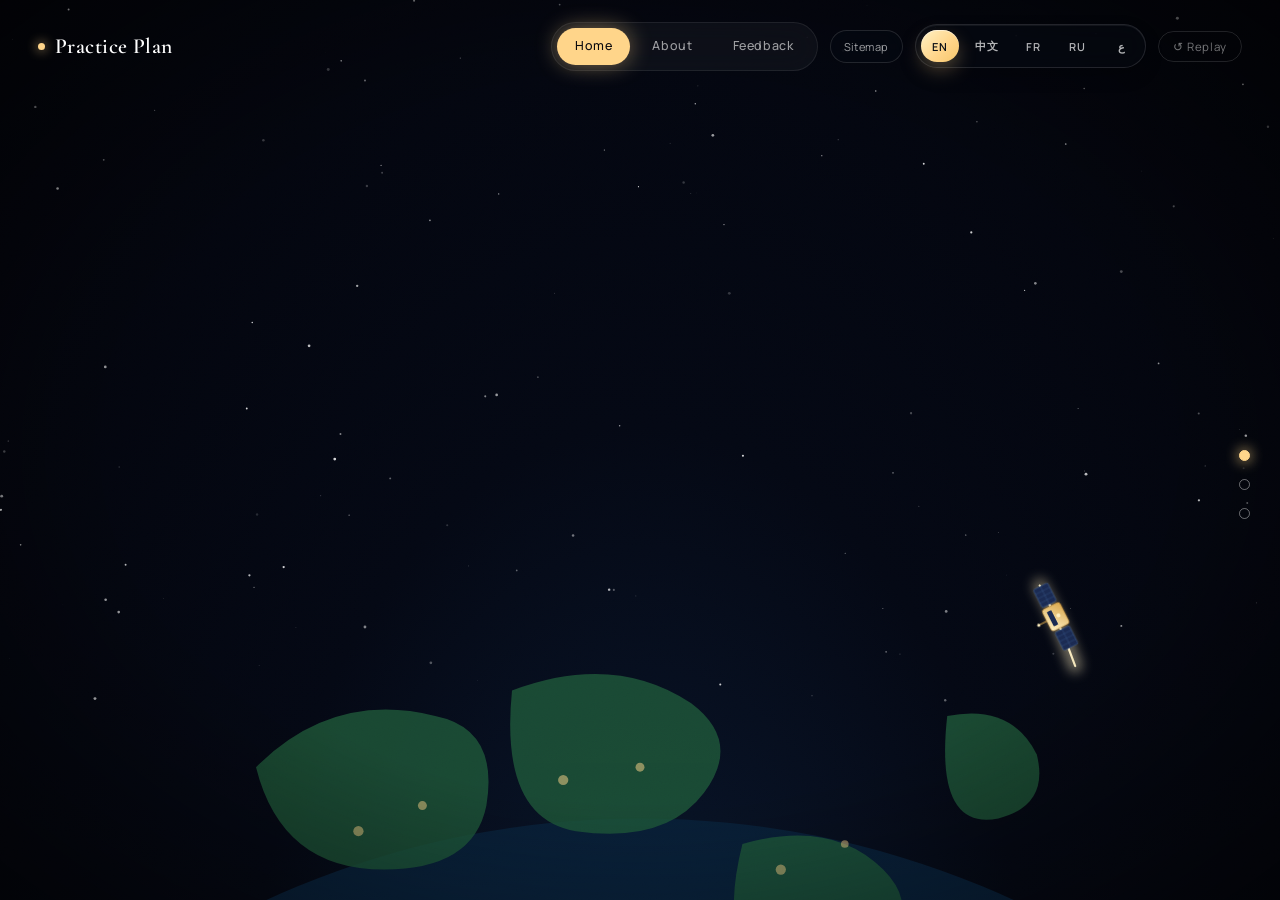
<file: index.html>
<!DOCTYPE html>
<html lang="en" dir="ltr">
<head>
<meta charset="UTF-8">
<meta name="viewport" content="width=device-width, initial-scale=1.0">
<title>Practice Plan</title>
<link rel="preconnect" href="https://fonts.googleapis.com">
<link rel="preconnect" href="https://fonts.gstatic.com" crossorigin>
<link href="https://fonts.googleapis.com/css2?family=Cormorant+Garamond:ital,wght@0,300;0,500;0,600;0,700;1,400&family=Manrope:wght@300;400;500;600;700&family=Noto+Serif+SC:wght@600;900&display=swap" rel="stylesheet">
<link rel="stylesheet" href="css/style.css">
</head>
<body>

<!-- Boot blur overlay: blurs the whole interface until i18n text is applied.
     Blocks all clicks while visible. Removed by JS the instant text
     replacement completes (or immediately if no translation loads). -->
<div class="boot-overlay" id="bootOverlay" aria-hidden="true">
  <div class="boot-hint">Practice Plan</div>
</div>

<div class="stage" id="stage">

  <!-- ===================== SCENE 1 ===================== -->
  <section class="scene scene-home" data-scene="1" style="visibility:visible;opacity:1;transform:translateY(0);pointer-events:auto">
    <canvas id="starfield1"></canvas>

    <div class="earth-horizon" aria-hidden="true">
      <svg viewBox="0 0 100 60" preserveAspectRatio="xMidYMax slice">
        <defs>
          <radialGradient id="earthGrad" cx="50%" cy="100%" r="120%">
            <stop offset="0%" stop-color="#3aa0d8"/>
            <stop offset="35%" stop-color="#1e6a8e"/>
            <stop offset="70%" stop-color="#0a2a4a"/>
            <stop offset="100%" stop-color="#04101f"/>
          </radialGradient>
          <radialGradient id="atmoGrad" cx="50%" cy="100%" r="120%">
            <stop offset="48%" stop-color="rgba(95,210,255,0)"/>
            <stop offset="55%" stop-color="rgba(95,210,255,.35)"/>
            <stop offset="62%" stop-color="rgba(95,210,255,.08)"/>
            <stop offset="75%" stop-color="rgba(95,210,255,0)"/>
          </radialGradient>
          <radialGradient id="termGrad" cx="50%" cy="100%" r="120%">
            <stop offset="40%" stop-color="rgba(255,180,120,0)"/>
            <stop offset="52%" stop-color="rgba(255,180,120,.28)"/>
            <stop offset="60%" stop-color="rgba(255,180,120,0)"/>
          </radialGradient>
        </defs>
        <circle cx="50" cy="118" r="74" fill="url(#atmoGrad)"/>
        <circle cx="50" cy="118" r="70" fill="url(#earthGrad)"/>
        <g fill="#1f5a3a" opacity=".78">
          <path d="M20 44 q6 -6 14 -4 q5 1 4 7 q-1 5 -8 5 q-8 0 -10 -8 z"/>
          <path d="M40 38 q8 -3 14 1 q4 3 1 7 q-3 4 -10 3 q-6 -1 -5 -11 z"/>
          <path d="M58 50 q7 -2 11 2 q3 3 0 6 q-4 4 -9 2 q-4 -2 -2 -10 z"/>
          <path d="M74 40 q5 -1 7 3 q1 4 -3 5 q-5 1 -4 -8 z"/>
        </g>
        <circle cx="50" cy="118" r="70" fill="url(#termGrad)"/>
        <g fill="#ffd58a" opacity=".5">
          <circle cx="28" cy="49" r=".4"/><circle cx="33" cy="47" r=".35"/>
          <circle cx="44" cy="45" r=".4"/><circle cx="50" cy="44" r=".35"/>
          <circle cx="61" cy="52" r=".4"/><circle cx="66" cy="50" r=".3"/>
        </g>
      </svg>
    </div>

    <!-- satellite + trail + wordmark layer (JS-sized) -->
    <div class="sat-layer">
      <svg id="satSvg" preserveAspectRatio="none">
        <defs>
          <linearGradient id="trailGrad" x1="0" y1="0" x2="1" y2="1">
            <stop offset="0%" stop-color="rgba(255,241,196,0)"/>
            <stop offset="40%" stop-color="rgba(255,213,138,.5)"/>
            <stop offset="100%" stop-color="rgba(255,241,196,.95)"/>
          </linearGradient>
          <filter id="trailGlow" x="-20%" y="-20%" width="140%" height="140%">
            <feGaussianBlur stdDeviation="6"/>
          </filter>
          <filter id="letterGlow" x="-50%" y="-50%" width="200%" height="200%">
            <feGaussianBlur stdDeviation="2.4" result="b"/>
            <feMerge><feMergeNode in="b"/><feMergeNode in="SourceGraphic"/></feMerge>
          </filter>
          <linearGradient id="satBody" x1="0" y1="0" x2="1" y2="1">
            <stop offset="0%" stop-color="#fff1c4"/><stop offset="100%" stop-color="#d9a64a"/>
          </linearGradient>
        </defs>
        <path id="trailGlowPath" d="" fill="none" stroke="url(#trailGrad)" stroke-width="14" stroke-linecap="round" opacity=".5" filter="url(#trailGlow)" pathLength="1" stroke-dasharray="1" stroke-dashoffset="1"/>
        <path id="trailCorePath" d="" fill="none" stroke="#fff1c4" stroke-width="2.2" stroke-linecap="round" pathLength="1" stroke-dasharray="1" stroke-dashoffset="1"/>
        <g id="lettersG" filter="url(#letterGlow)"></g>
        <g id="satellite" opacity="0">
          <g transform="translate(-22 -10)">
            <rect x="-34" y="2" width="20" height="16" rx="1.5" fill="#1a2a52" stroke="#3a5a8c" stroke-width=".6"/>
            <line x1="-34" y1="10" x2="-14" y2="10" stroke="#3a5a8c" stroke-width=".4"/>
            <line x1="-29" y1="2" x2="-29" y2="18" stroke="#3a5a8c" stroke-width=".4"/>
            <line x1="-24" y1="2" x2="-24" y2="18" stroke="#3a5a8c" stroke-width=".4"/>
            <line x1="-19" y1="2" x2="-19" y2="18" stroke="#3a5a8c" stroke-width=".4"/>
            <rect x="14" y="2" width="20" height="16" rx="1.5" fill="#1a2a52" stroke="#3a5a8c" stroke-width=".6"/>
            <line x1="14" y1="10" x2="34" y2="10" stroke="#3a5a8c" stroke-width=".4"/>
            <line x1="19" y1="2" x2="19" y2="18" stroke="#3a5a8c" stroke-width=".4"/>
            <line x1="24" y1="2" x2="24" y2="18" stroke="#3a5a8c" stroke-width=".4"/>
            <line x1="29" y1="2" x2="29" y2="18" stroke="#3a5a8c" stroke-width=".4"/>
            <rect x="-12" y="0" width="24" height="20" rx="3" fill="url(#satBody)" stroke="#a9762a" stroke-width=".6"/>
            <rect x="-8" y="4" width="16" height="5" rx="1" fill="#1a2a52"/>
            <circle cx="0" cy="13" r="2" fill="#fff1c4"/>
            <line x1="0" y1="0" x2="0" y2="-8" stroke="#d9a64a" stroke-width="1"/>
            <circle cx="0" cy="-9" r="1.6" fill="#fff1c4"/>
          </g>
        </g>
      </svg>
    </div>

    <!-- interactive stars top-right -->
    <div class="int-stars" id="intStars" aria-label="interactive stars" data-i18n-aria="home.starsLabel"></div>

    <!-- title + intro -->
    <div class="home-content">
      <div class="home-intro" id="homeIntro">
        <div class="eyebrow" data-i18n="home.eyebrow">Practice Plan</div>
        <h2 data-i18n="home.title">From command to interface — a complete practice ecosystem</h2>
        <p data-i18n="home.desc">Practice Plan is a user-driven, multilingual, open-source development framework linking the PPC command system, connectors, and desktop tools — turning every interaction into a perceptible experience.</p>
      </div>
    </div>

    <button class="scene-cta" data-next="2"><span data-i18n="home.cta">Enter the Atmosphere</span> <span class="arrow">→</span></button>
  </section>

  <!-- ===================== SCENE 2 ===================== -->
  <section class="scene scene-about" data-scene="2">
    <div class="sun" id="sun"></div>
    <div class="clouds-layer" id="cloudsLayer"></div>

    <div class="ground-layer" aria-hidden="true">
      <svg viewBox="0 0 100 42" preserveAspectRatio="none">
        <defs>
          <linearGradient id="g1" x1="0" y1="0" x2="0" y2="1"><stop offset="0" stop-color="#3c5a78"/><stop offset="1" stop-color="#2c4660"/></linearGradient>
          <linearGradient id="g2" x1="0" y1="0" x2="0" y2="1"><stop offset="0" stop-color="#2f5a44"/><stop offset="1" stop-color="#1f3f2f"/></linearGradient>
          <linearGradient id="g3" x1="0" y1="0" x2="0" y2="1"><stop offset="0" stop-color="#1d3a2a"/><stop offset="1" stop-color="#0f2418"/></linearGradient>
        </defs>
        <path d="M0 20 L14 8 L26 16 L40 6 L54 14 L68 7 L82 13 L100 5 L100 42 L0 42 Z" fill="url(#g1)"/>
        <path d="M0 28 L10 18 L22 24 L34 16 L48 22 L60 15 L74 21 L88 17 L100 23 L100 42 L0 42 Z" fill="url(#g2)"/>
        <path d="M0 36 L18 24 L30 30 L42 18 L50 14 L58 20 L70 28 L84 22 L100 30 L100 42 L0 42 Z" fill="url(#g3)"/>
        <path d="M40 6 L46 11 L48 9 L54 14 L48 14 L42 12 Z" fill="#eaf6ff" opacity=".7"/>
        <path d="M48 12 L52 16 L50 14 L54 14 Z" fill="#fff" opacity=".5"/>
      </svg>
    </div>

    <!-- windmill on the front peak (~x=50%) -->
    <div class="windmill" aria-hidden="true">
      <svg viewBox="0 0 100 100">
        <polygon points="46,100 54,100 52,40 48,40" fill="#e8e2d4" stroke="#9a8f78" stroke-width=".6"/>
        <rect x="46" y="38" width="8" height="5" rx="1" fill="#c9bea4"/>
        <circle cx="50" cy="40" r="3.2" fill="#6b6048"/>
        <g class="blades">
          <g fill="#f4f0e4" stroke="#9a8f78" stroke-width=".5">
            <polygon points="50,40 53,8 47,8"/>
            <polygon points="50,40 82,37 82,43"/>
            <polygon points="50,40 47,72 53,72"/>
            <polygon points="50,40 18,43 18,37"/>
          </g>
          <circle cx="50" cy="40" r="2.4" fill="#3a3326"/>
        </g>
      </svg>
    </div>

    <div class="cards" id="cards">
      <article class="card">
        <div class="ico"><svg width="22" height="22" viewBox="0 0 24 24" fill="none" stroke="#0d2032" stroke-width="2"><path d="M12 3l2.5 5.5L20 9l-4 4 1 6-5-3-5 3 1-6-4-4 5.5-.5z"/></svg></div>
        <h3 data-i18n="about.card1.title">User-Driven Development</h3>
        <span class="en" data-i18n="about.card1.sub">User-Driven</span>
        <p data-i18n="about.card1.desc">Every evolution stems from real use cases and community feedback. Needs drive features; experience defines priorities — letting the product grow through real practice.</p>
      </article>
      <article class="card">
        <div class="ico"><svg width="22" height="22" viewBox="0 0 24 24" fill="none" stroke="#0d2032" stroke-width="2"><circle cx="12" cy="12" r="9"/><path d="M3 12h18M12 3c3 3 3 15 0 18M12 3c-3 3-3 15 0 18"/></svg></div>
        <h3 data-i18n="about.card2.title">Multilingual Support</h3>
        <span class="en" data-i18n="about.card2.sub">Multilingual</span>
        <p data-i18n="about.card2.desc">Native support for 中文, English, Français, Русский, العربية — auto-detects system language and switches the interface and RTL layout in real time.</p>
      </article>
      <article class="card">
        <div class="ico"><svg width="22" height="22" viewBox="0 0 24 24" fill="none" stroke="#0d2032" stroke-width="2"><path d="M9 8l-5 4 5 4M15 8l5 4-5 4"/></svg></div>
        <h3 data-i18n="about.card3.title">Open Source</h3>
        <span class="en" data-i18n="about.card3.sub">Open Source</span>
        <p data-i18n="about.card3.desc">Open code, clear license, contributions welcome. From PPC to TOP_APP — building an auditable, extensible practice ecosystem.</p>
      </article>
    </div>

    <button class="scene-cta" data-next="3"><span data-i18n="about.cta">Descend Underground</span> <span class="arrow">↓</span></button>
  </section>

  <!-- ===================== SCENE 3 ===================== -->
  <section class="scene scene-contact" data-scene="3">
    <div class="underground-bg" aria-hidden="true">
      <svg viewBox="0 0 100 100" preserveAspectRatio="xMidYMid slice">
        <defs>
          <linearGradient id="rockG" x1="0" y1="0" x2="0" y2="1">
            <stop offset="0" stop-color="#2e1810"/><stop offset="1" stop-color="#0a0604"/>
          </linearGradient>
        </defs>
        <rect width="100" height="100" fill="url(#rockG)"/>
        <path d="M0 12 Q25 8 50 12 T100 11 L100 18 Q70 22 50 19 T0 20 Z" fill="#3d2418" opacity=".7"/>
        <path d="M0 34 Q30 30 55 33 T100 32 L100 38 Q60 42 40 39 T0 40 Z" fill="#432619" opacity=".6"/>
        <path d="M0 62 Q25 58 50 62 T100 60 L100 66 Q70 70 50 67 T0 68 Z" fill="#3d2418" opacity=".6"/>
        <path d="M0 84 Q30 80 55 84 T100 82 L100 90 Q60 94 40 91 T0 92 Z" fill="#432619" opacity=".55"/>
        <g stroke="#1a0f08" stroke-width=".5" fill="none" opacity=".8">
          <path d="M10 20 L14 30 L12 40 L18 50"/>
          <path d="M82 8 L78 18 L84 28 L80 38"/>
          <path d="M30 70 L26 80 L32 88"/>
          <path d="M68 60 L72 70 L66 80"/>
        </g>
        <ellipse cx="50" cy="100" rx="60" ry="22" fill="#e8350c" opacity=".22"/>
        <ellipse cx="50" cy="100" rx="38" ry="14" fill="#ff7a1a" opacity=".28"/>
      </svg>
    </div>

    <div class="contact-area">
      <div class="eyebrow reveal" data-i18n="contact.eyebrow">Feedback · Contact</div>
      <h2 class="reveal" data-i18n="contact.title">Feedback / Contact Us</h2>
      <div class="sub reveal" data-i18n="contact.sub">Have a thought? Let it flow.</div>

      <form class="contact-form reveal" id="contactForm">
        <div class="field">
          <label for="fb-name" data-i18n="contact.form.name">Name</label>
          <input id="fb-name" type="text" data-i18n-ph="contact.form.namePh" placeholder="Your name" required>
        </div>
        <div class="field">
          <label for="fb-mail" data-i18n="contact.form.email">Email</label>
          <input id="fb-mail" type="email" data-i18n-ph="contact.form.emailPh" placeholder="you@example.com" required>
        </div>
        <div class="field">
          <label for="fb-msg" data-i18n="contact.form.message">Message</label>
          <textarea id="fb-msg" rows="4" data-i18n-ph="contact.form.msgPh" placeholder="Say something…" required></textarea>
        </div>

        <!-- magma flows through this button row -->
        <div class="btn-row" id="btnRow">
          <div class="magma-flow" id="magmaFlow">
            <svg viewBox="0 0 600 120" preserveAspectRatio="none">
              <defs>
                <linearGradient id="magmaGrad" x1="0" y1="0" x2="1" y2="0">
                  <stop offset="0" stop-color="rgba(232,53,12,0)"/>
                  <stop offset="15%" stop-color="#e8350c"/>
                  <stop offset="45%" stop-color="#ff7a1a"/>
                  <stop offset="70%" stop-color="#ffcf3a"/>
                  <stop offset="92%" stop-color="#fff2a8"/>
                  <stop offset="100%" stop-color="rgba(255,242,168,0)"/>
                </linearGradient>
                <filter id="magmaGlow" x="-10%" y="-30%" width="120%" height="160%">
                  <feGaussianBlur stdDeviation="5"/>
                </filter>
              </defs>
              <path id="magmaChannel" d="M-20 60 Q120 30 250 60 T520 60 L640 60" fill="none" stroke="#1a0a04" stroke-width="34" stroke-linecap="round" opacity=".5"/>
              <path id="magmaGlowPath" d="M-20 60 Q120 30 250 60 T520 60 L640 60" fill="none" stroke="url(#magmaGrad)" stroke-width="26" stroke-linecap="round" filter="url(#magmaGlow)" pathLength="1" stroke-dasharray="1" stroke-dashoffset="1"/>
              <path id="magmaCorePath" d="M-20 60 Q120 30 250 60 T520 60 L640 60" fill="none" stroke="url(#magmaGrad)" stroke-width="9" stroke-linecap="round" pathLength="1" stroke-dasharray="1" stroke-dashoffset="1"/>
              <circle id="magmaHot" cx="-30" cy="60" r="9" fill="#fff2a8" opacity="0" filter="url(#magmaGlow)"/>
            </svg>
          </div>
          <button type="submit" class="btn primary" data-i18n="contact.form.submit">Send Feedback</button>
          <a href="mailto:wang.station@hotmail.com" class="btn ghost" data-i18n="contact.form.directmail">Direct Mail</a>
        </div>
      </form>

      <div class="contact-email reveal"><span data-i18n="contact.emailPrefix">or write to</span> <a href="mailto:wang.station@hotmail.com">wang.station@hotmail.com</a></div>
    </div>

    <button class="scene-cta" data-next="1"><span data-i18n="contact.cta">Back to the Stars</span> <span class="arrow">↑</span></button>
  </section>

</div>

<!-- overlays -->
<div class="fx-grain"></div>
<div class="fx-vignette"></div>

<!-- top bar -->
<header class="topbar">
  <div class="brand"><span class="dot"></span>Practice Plan</div>
  <div class="header-actions">
    <nav class="scene-nav" id="sceneNav">
      <button data-go="1" class="on" data-i18n="nav.home">Home</button>
      <button data-go="2" data-i18n="nav.about">About</button>
      <button data-go="3" data-i18n="nav.contact">Feedback</button>
    </nav>
    <a class="sitemap-link" href="sitemap.html" data-i18n="nav.sitemap">Sitemap</a>
    <div class="lang-switch" id="langSwitch" aria-label="Language switcher">
      <button class="lang-option active" type="button" data-lang="en" aria-label="English">EN</button>
      <button class="lang-option" type="button" data-lang="zh" aria-label="中文">中文</button>
      <button class="lang-option" type="button" data-lang="fr" aria-label="Français">FR</button>
      <button class="lang-option" type="button" data-lang="ru" aria-label="Русский">RU</button>
      <button class="lang-option" type="button" data-lang="ar" aria-label="العربية">ع</button>
    </div>
    <button class="reset-btn" id="resetBtn"><span class="reset-ico">↺</span> <span data-i18n="nav.reset">Replay</span></button>
  </div>
</header>

<!-- level dots -->
<div class="level-dots" id="levelDots">
  <button data-go="1" class="on" data-label="Home" data-i18n-label="dots.home"></button>
  <button data-go="2" data-label="About" data-i18n-label="dots.about"></button>
  <button data-go="3" data-label="Contact" data-i18n-label="dots.contact"></button>
</div>

<script src="js/script.js" defer></script>
</body>
</html>
</file>
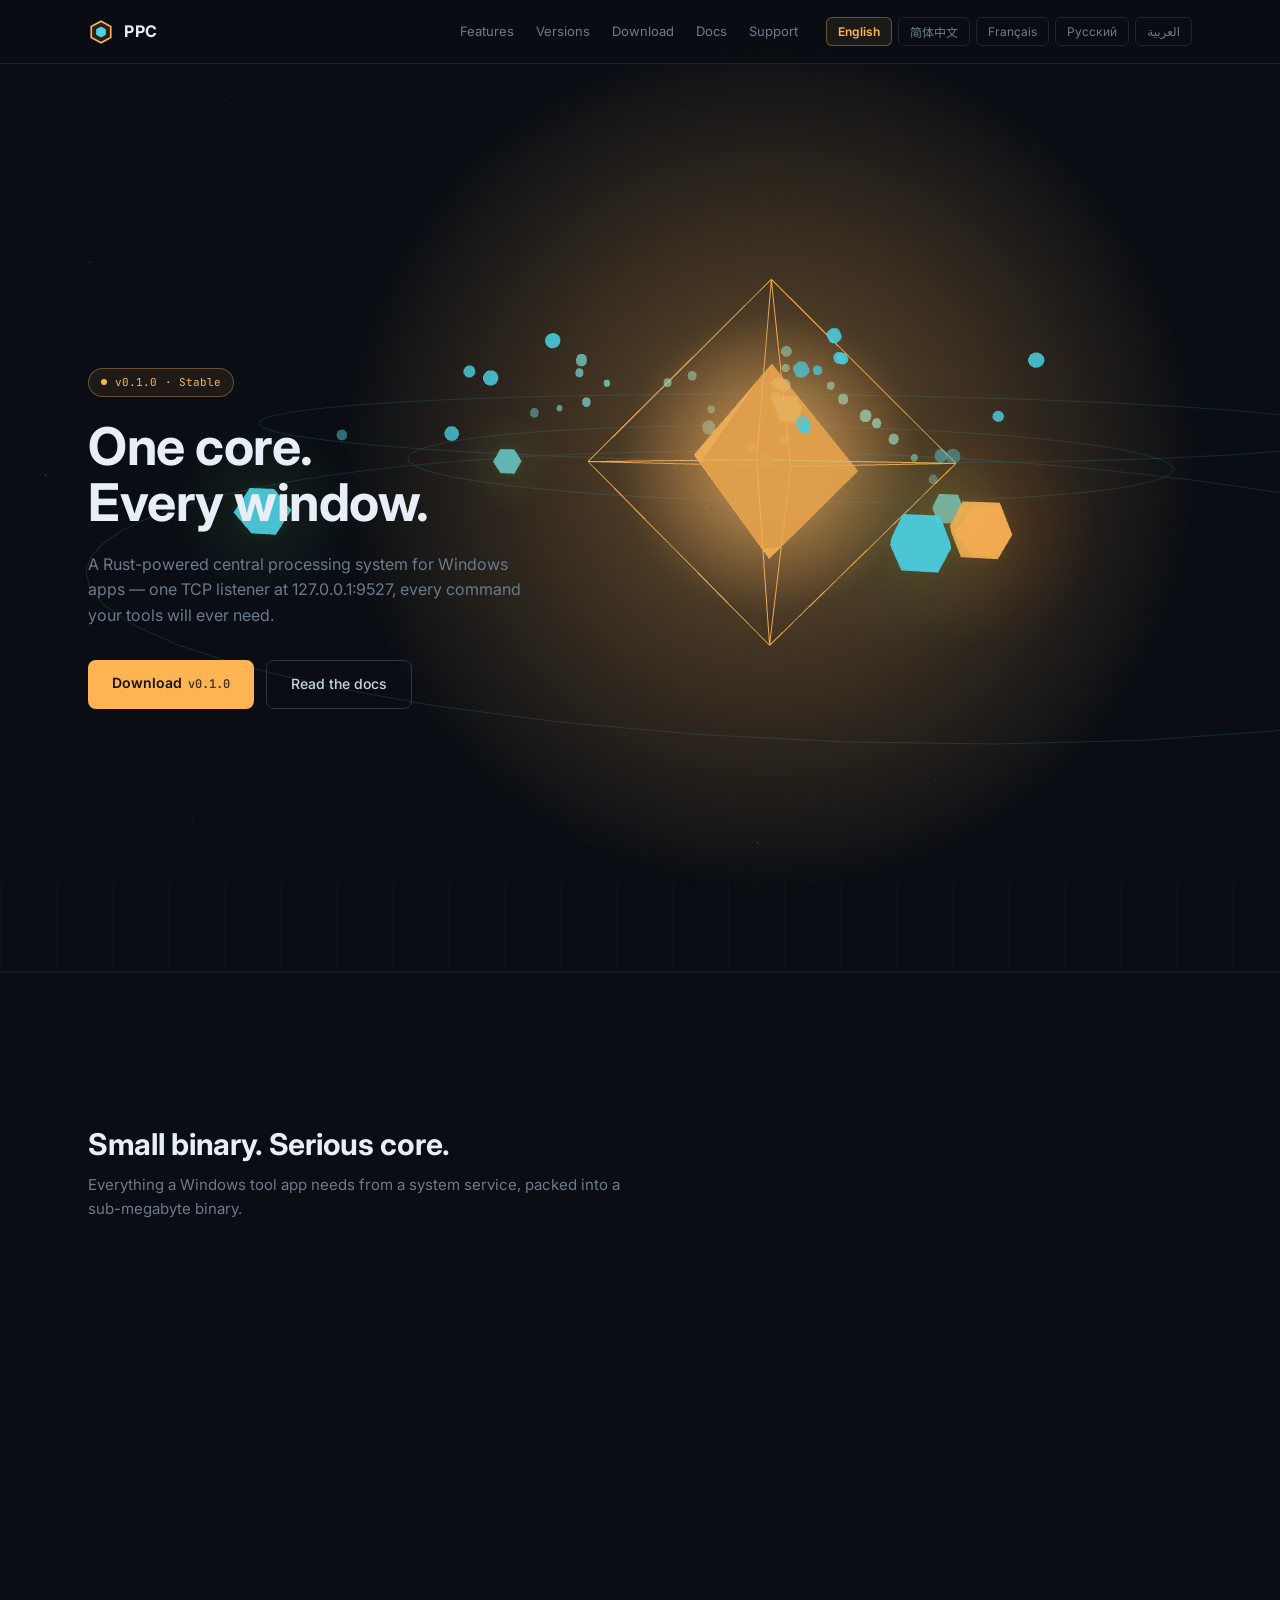
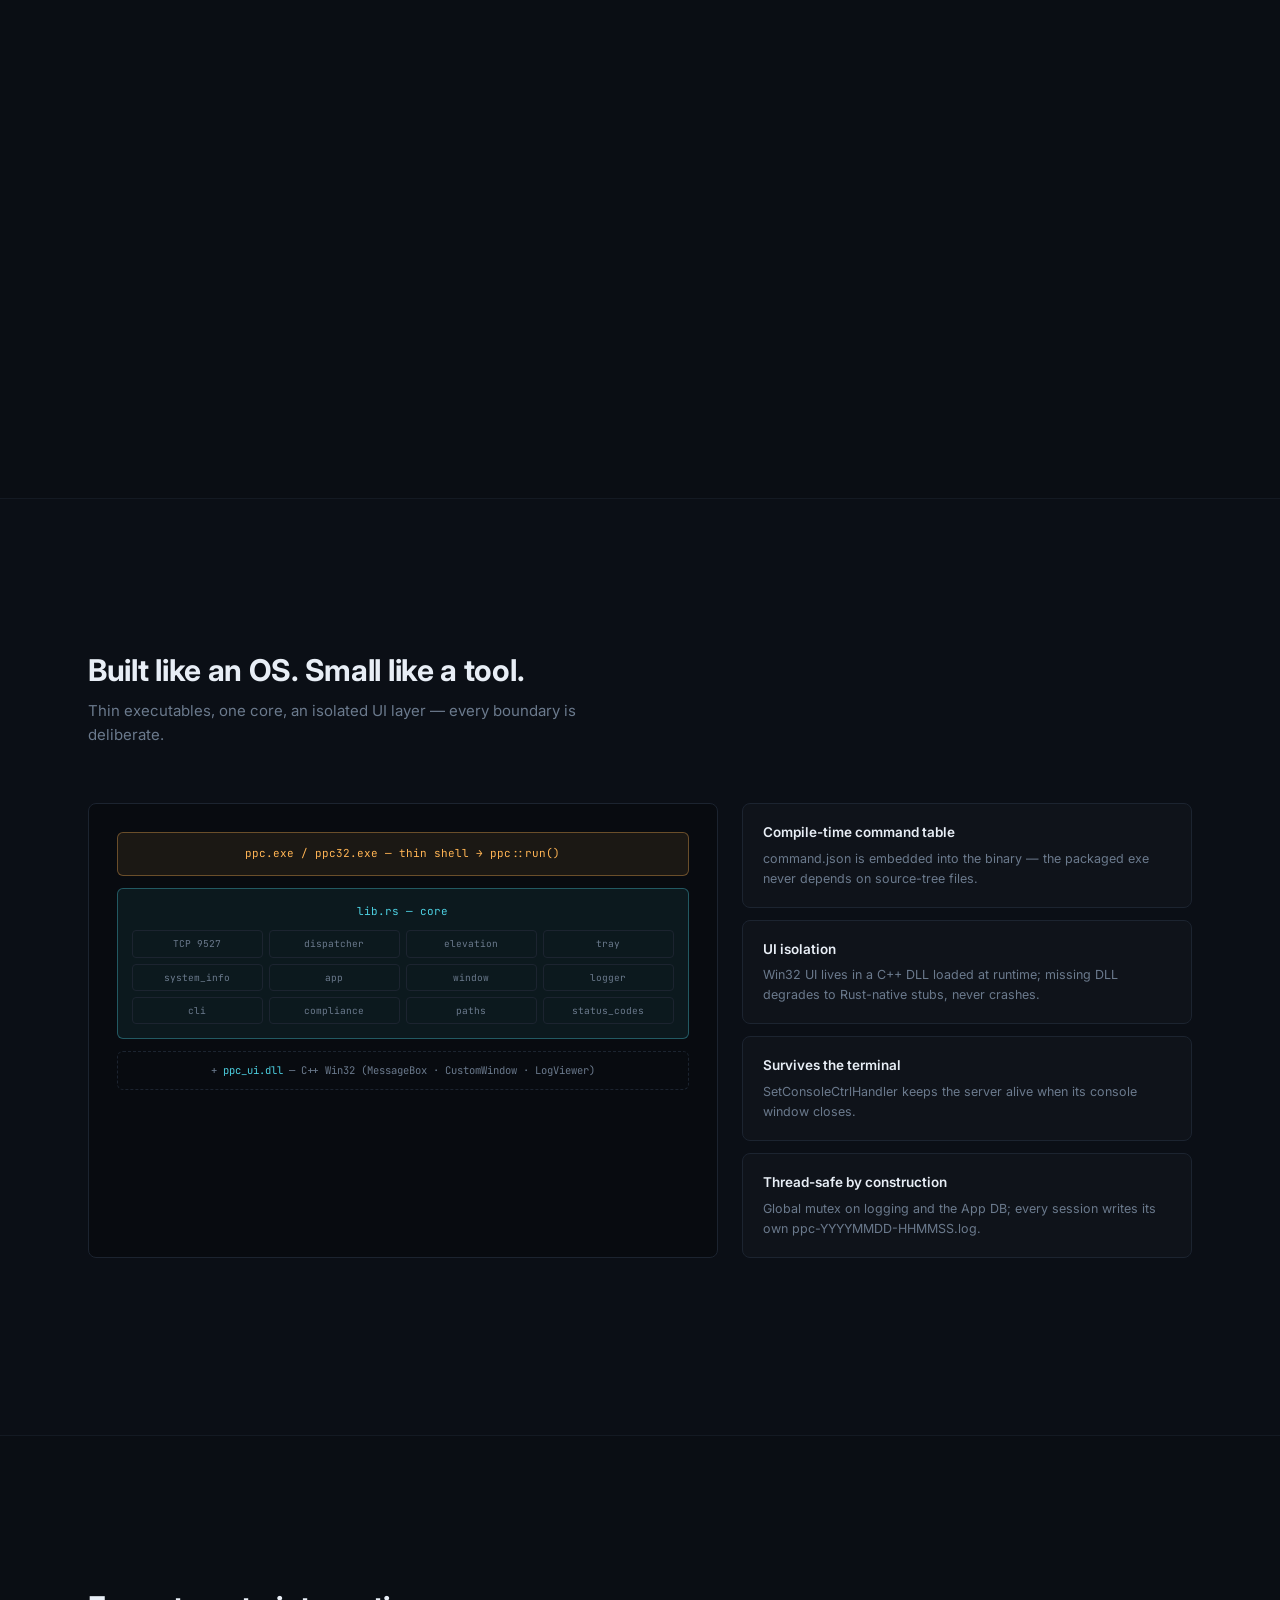
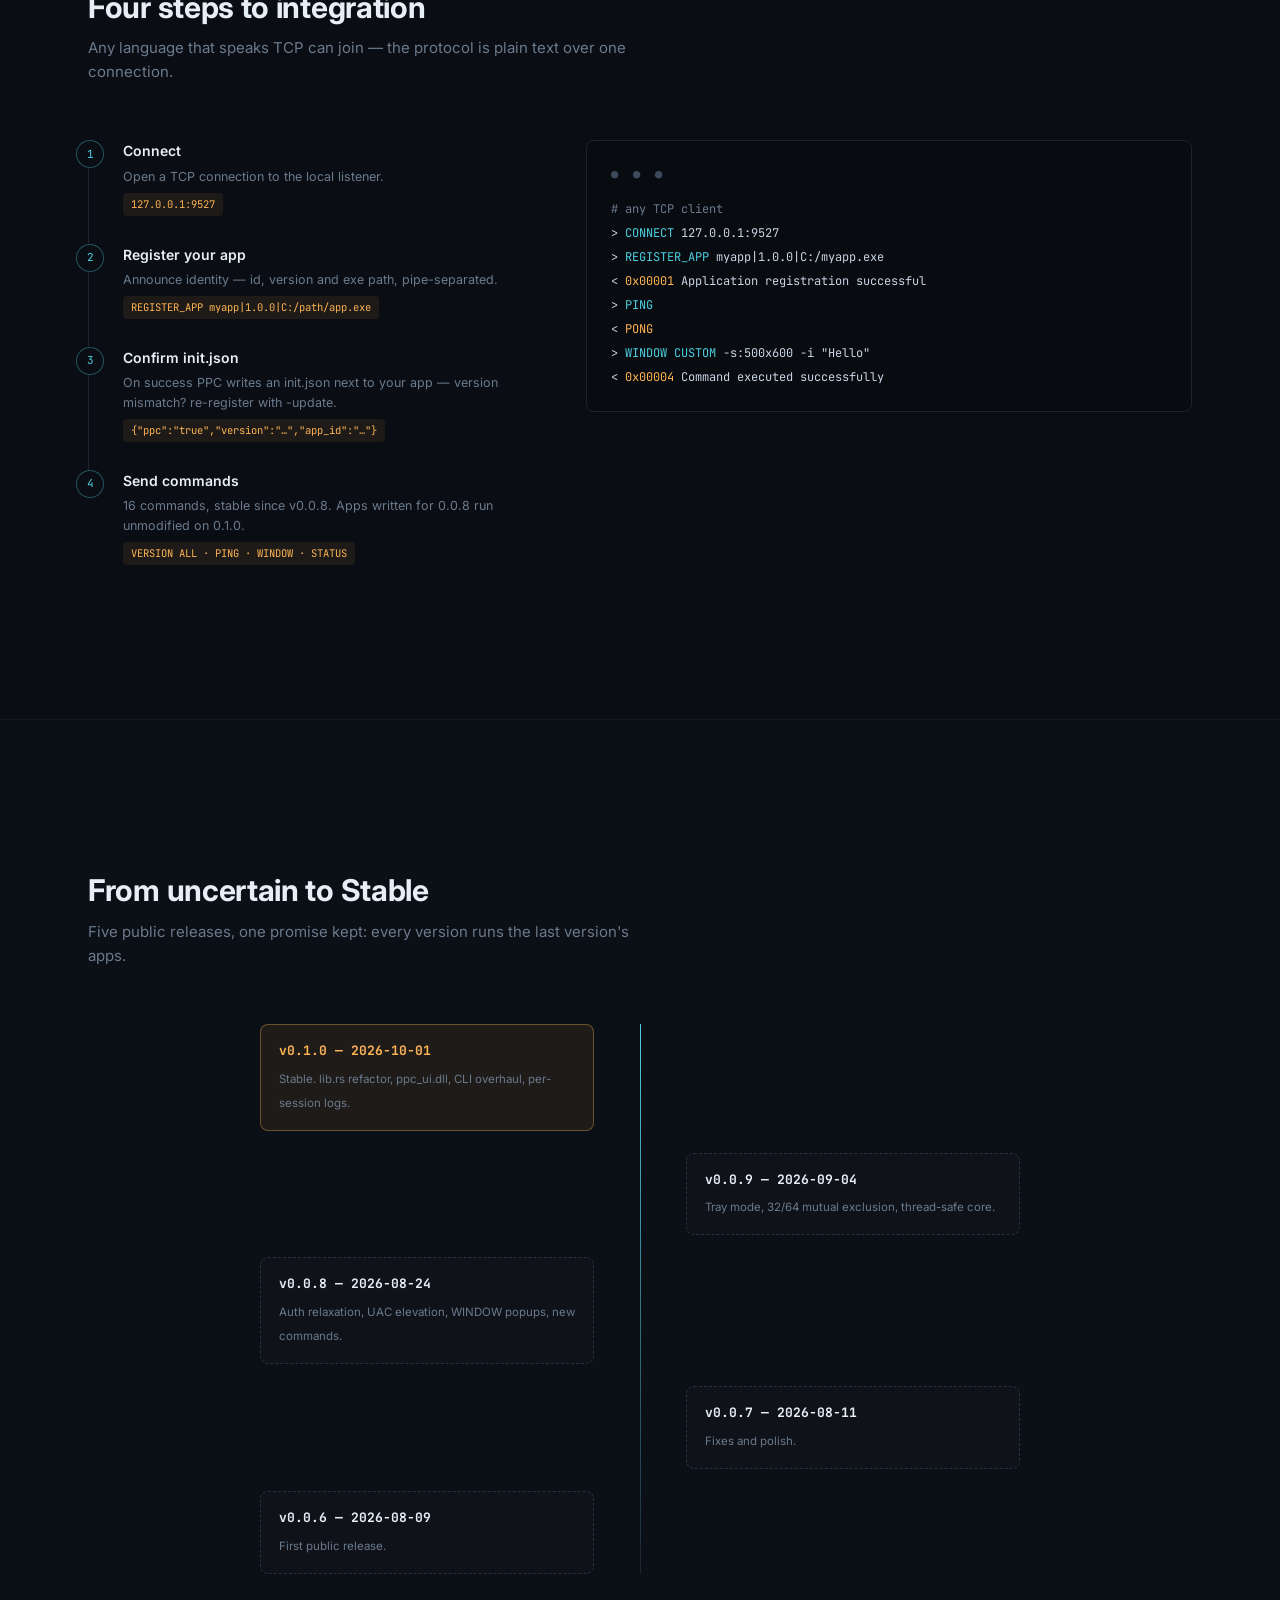
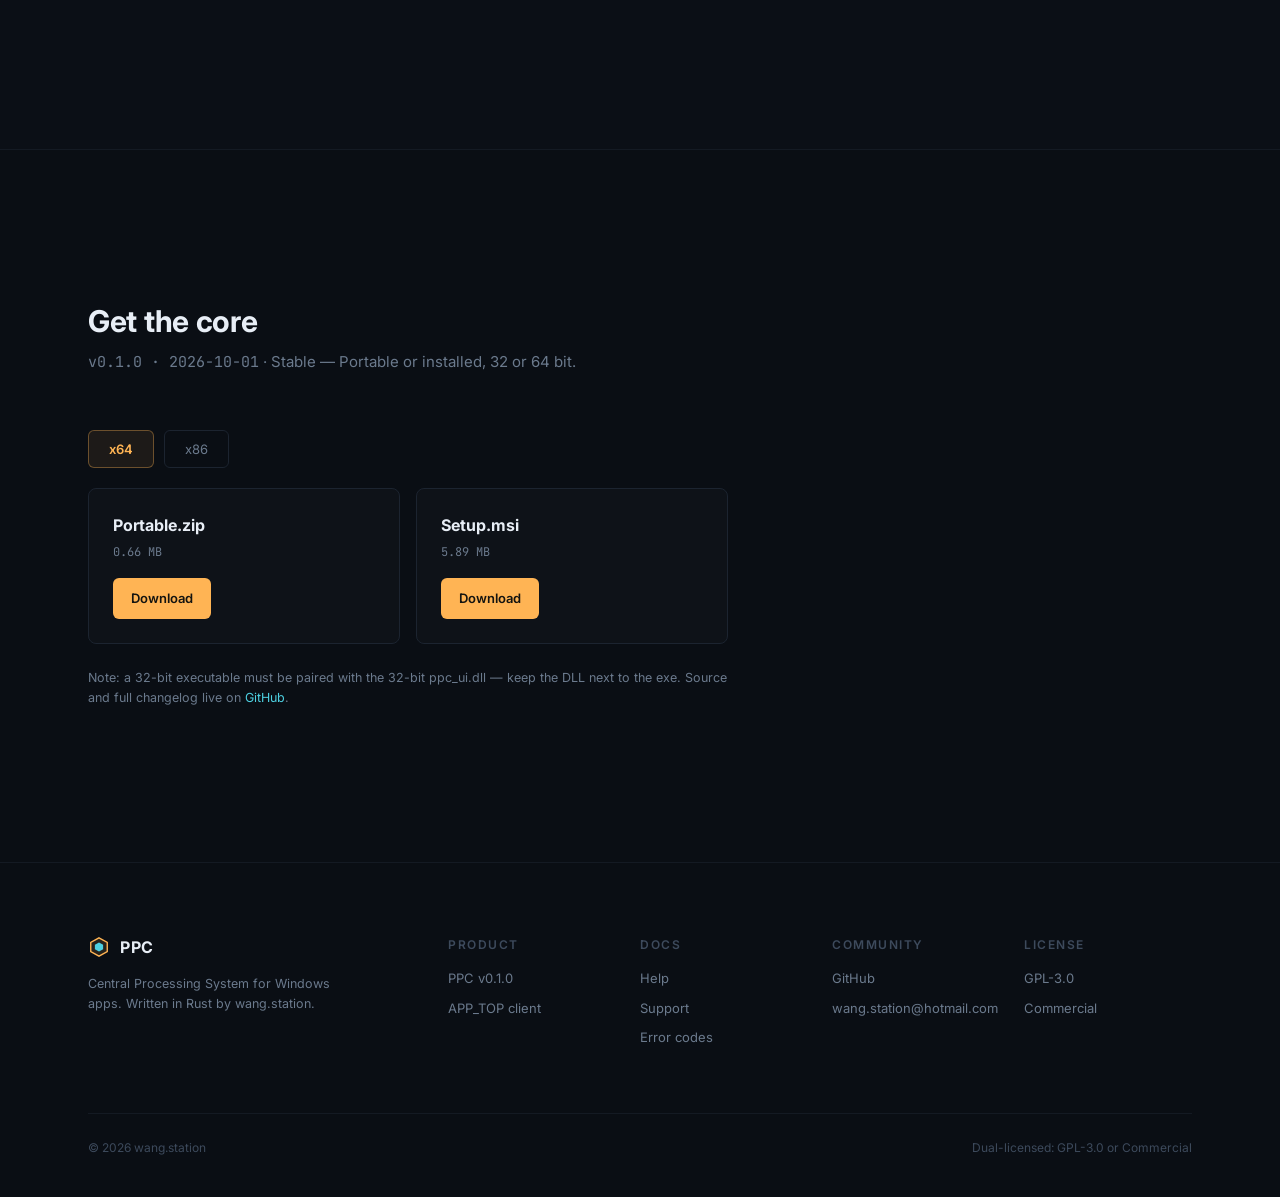
<file: ppc/index.html>
<!DOCTYPE html>
<html lang="en" dir="ltr"><head>
<meta charset="UTF-8">
<meta name="viewport" content="width=device-width, initial-scale=1.0">
<meta name="description" content="A Rust-powered central processing system for Windows apps, with a local TCP API on 127.0.0.1:9527." data-description-i18n="sub">
<title>PPC — Central Processing System</title>

<link rel="preconnect" href="https://fonts.googleapis.com">
<link rel="preconnect" href="https://fonts.gstatic.com" crossorigin="">
<link href="https://fonts.googleapis.com/css2?family=Inter:wght@400;600;700&amp;family=Noto+Sans+SC:wght@400;700&amp;family=Noto+Sans+Arabic:wght@400;700&amp;family=JetBrains+Mono:wght@400;700&amp;display=swap" rel="stylesheet">
<link rel="stylesheet" href="assets/style.css">
<meta name="theme-color" content="#0a0e14">
<link rel="icon" href="assets/ppc.ico" type="image/x-icon">
<meta property="og:title" content="PPC — Central Processing System">
<meta property="og:description" content="A Rust-powered central processing system for Windows apps, with a local TCP API on 127.0.0.1:9527.">
<meta property="og:type" content="website">
<meta property="og:image" content="assets/og.png">
<meta property="og:image:width" content="1200">
<meta property="og:image:height" content="630">
<meta property="og:locale" content="en">
<meta name="twitter:card" content="summary">
<script type="application/ld+json">
{"@context":"https://schema.org","@type":"SoftwareApplication","name":"PPC — Central Processing System","applicationVersion":"0.1.0","operatingSystem":"Windows","description":"High-performance central processing system for Windows apps. Rust + C++ UI isolation.","author":{"@type":"Person","name":"wang.station"},"license":"https://www.gnu.org/licenses/gpl-3.0.html","offers":{"@type":"Offer","price":"0","priceCurrency":"USD"}}
</script>
<link rel="canonical" href="https://practice-plan.wangstation.dpdns.org/common/ppc/index.html"><meta property="og:url" content="https://practice-plan.wangstation.dpdns.org/common/ppc/index.html"></head>
<body style="">
<canvas id="bg3d" aria-hidden="true"></canvas>

<nav>
  <div class="wrap">
    <a href="#hero" class="brand">
      <svg width="26" height="26" viewBox="0 0 24 24" fill="none"><polygon points="12,2 21,7 21,17 12,22 3,17 3,7" stroke="#ffb454" stroke-width="1.5" fill="rgba(255,180,84,0.12)"></polygon><polygon points="12,7 16.5,9.5 16.5,14.5 12,17 7.5,14.5 7.5,9.5" fill="#4dd0e1"></polygon></svg>
      PPC
    </a>
    <div class="navlinks">
      <a href="#features" data-i18n="nav-features">Features</a>
      <a href="#versions" data-i18n="nav-versions">Versions</a>
      <a href="#download" data-i18n="nav-download">Download</a>
      <a href="docs/index.html" data-i18n="nav-docs">Docs</a>
      <a href="support/index.html" data-i18n="nav-sup">Support</a>
    </div>
    <div class="langbar" role="group" aria-label="Language">
      <button class="lg" type="button" data-lang="en" lang="en" aria-pressed="false">English</button>
      <button class="lg" type="button" data-lang="zh" lang="zh-CN" aria-pressed="false">简体中文</button>
      <button class="lg" type="button" data-lang="fr" lang="fr" aria-pressed="false">Français</button>
      <button class="lg" type="button" data-lang="ru" lang="ru" aria-pressed="false">Русский</button>
      <button class="lg" type="button" data-lang="ar" lang="ar" aria-pressed="false">العربية</button>
    </div>
  </div>
</nav>

<!-- S0 HERO -->
<section id="hero">
  <div class="wrap">
    <div class="hero-copy">
      <div class="badge"><i></i><span class="relv">v0.1.0</span><span data-i18n="badge">· Stable</span></div>
      <h1 data-i18n-html="h1">One core.<br>Every window.</h1>
      <p class="hero-sub" data-i18n="sub">A Rust-powered central processing system for Windows apps — one TCP listener at 127.0.0.1:9527, every command your tools will ever need.</p>
      <div class="cta-row">
        <a href="#download" class="btn-p"><span data-i18n="cta-d">Download</span><span class="mono" id="cta-ver">v0.1.0</span></a>
        <a href="docs/index.html" class="btn-s" data-i18n="cta-c">Read the docs</a>
      </div>
    </div>
    <div class="scene" aria-hidden="true">
      <div class="orbit o1"></div><div class="orbit o2"></div>
      <div class="beam b1"></div><div class="beam b2"></div>
      <div class="sat" style="top:64px;left:calc(50% - 6px)"></div>
      <div class="sat" style="top:200px;left:calc(50% + 106px)"></div>
      <div class="sat" style="top:200px;left:calc(50% - 112px)"></div>
      <div class="sat amber" style="top:14px;left:calc(50% + 110px)"></div>
      <div class="core">
        <svg width="88" height="88" viewBox="0 0 24 24" fill="none"><polygon points="12,2 21,7 21,17 12,22 3,17 3,7" stroke="#ffb454" stroke-width="0.8" fill="rgba(255,180,84,0.08)"></polygon><polygon points="12,7 16.5,9.5 16.5,14.5 12,17 7.5,14.5 7.5,9.5" stroke="#4dd0e1" stroke-width="0.8" fill="rgba(77,208,225,0.15)"></polygon><circle cx="12" cy="12" r="2" fill="#e8eef6"></circle></svg>
      </div>
      <div class="stream t1">PING → PONG</div>
      <div class="stream t2">WINDOW CUSTOM</div>
    </div>
  </div>
</section>

<!-- S1 FEATURES -->
<section id="features">
  <div class="wrap">
    <h2 class="h2" data-i18n="f-title">Small binary. Serious core.</h2>
    <p class="lead" data-i18n="f-lead">Everything a Windows tool app needs from a system service, packed into a sub-megabyte binary.</p>
    <div class="fgrid">
      <div class="fcard wide">
        <h3 data-i18n="f1-t">Local isolation</h3>
        <p data-i18n="f1-d">Listens only on 127.0.0.1. No network exposure, no external calls — every connection stays on your machine by design.</p>
        <span class="pill">127.0.0.1:9527</span>
      </div>
      <div class="fcard half">
        <h3 data-i18n="f2-t">Tray / terminal dual mode</h3>
        <p data-i18n="f2-d">Runs silent in the system tray by default. One flag brings the console back when you need it.</p>
        <span class="pill">ppc -t</span>
      </div>
      <div class="fcard half">
        <h3 data-i18n="f3-t">Single instance, two builds</h3>
        <p data-i18n="f3-d">ppc and ppc32 share one port with mutual exclusion — exactly one server, ever.</p>
        <span class="pill">MUTEX</span>
      </div>
      <div class="fcard half">
        <h3 data-i18n="f4-t">Native popup UI</h3>
        <p data-i18n="f4-d">C++ Win32 message boxes, custom windows and a real-time log viewer — isolated in ppc_ui.dll with a Rust fallback.</p>
        <span class="pill">ppc_ui.dll</span>
      </div>
      <div class="fcard half">
        <h3 data-i18n="f5-t">Zero-friction API</h3>
        <p data-i18n="f5-d">All commands work out of the box. Identity is optional — attach it once and get per-app logs.</p>
        <span class="pill">AUTH-free</span>
      </div>
      <div class="fcard wide">
        <h3 data-i18n="f6-t">Dual architecture</h3>
        <p data-i18n="f6-d">One codebase, two correct builds: win64 and win32 ship side by side from every release.</p>
        <span class="pill">x86 + x64</span><span class="pill amber">Rust</span>
      </div>
    </div>
  </div>
</section>

<!-- S2 ARCHITECTURE -->
<section id="architecture" class="alt">
  <div class="wrap">
    <h2 class="h2" data-i18n="a-title">Built like an OS. Small like a tool.</h2>
    <p class="lead" data-i18n="a-lead">Thin executables, one core, an isolated UI layer — every boundary is deliberate.</p>
    <div class="arch">
      <div class="diagram">
        <div class="dg-shell">ppc.exe / ppc32.exe — thin shell → ppc::run()</div>
        <div class="dg-row">
          <div class="dg-core">
            <div class="t">lib.rs — core</div>
            <div class="mods">
              <div class="mod">TCP 9527</div><div class="mod">dispatcher</div><div class="mod">elevation</div><div class="mod">tray</div>
              <div class="mod">system_info</div><div class="mod">app</div><div class="mod">window</div><div class="mod">logger</div>
              <div class="mod">cli</div><div class="mod">compliance</div><div class="mod">paths</div><div class="mod">status_codes</div>
            </div>
          </div>
        </div>
        <div class="dg-dll">+ <b>ppc_ui.dll</b> — C++ Win32 (MessageBox · CustomWindow · LogViewer)</div>
      </div>
      <div class="arch-notes">
        <div class="anote"><h4 data-i18n="an1-t">Compile-time command table</h4><p data-i18n="an1-d">command.json is embedded into the binary — the packaged exe never depends on source-tree files.</p></div>
        <div class="anote"><h4 data-i18n="an2-t">UI isolation</h4><p data-i18n="an2-d">Win32 UI lives in a C++ DLL loaded at runtime; missing DLL degrades to Rust-native stubs, never crashes.</p></div>
        <div class="anote"><h4 data-i18n="an3-t">Survives the terminal</h4><p data-i18n="an3-d">SetConsoleCtrlHandler keeps the server alive when its console window closes.</p></div>
        <div class="anote"><h4 data-i18n="an4-t">Thread-safe by construction</h4><p data-i18n="an4-d">Global mutex on logging and the App DB; every session writes its own ppc-YYYYMMDD-HHMMSS.log.</p></div>
      </div>
    </div>
  </div>
</section>

<!-- S3 PROTOCOL -->
<section id="protocol">
  <div class="wrap">
    <h2 class="h2" data-i18n="p-title">Four steps to integration</h2>
    <p class="lead" data-i18n="p-lead">Any language that speaks TCP can join — the protocol is plain text over one connection.</p>
    <div class="proto">
      <div class="steps">
        <div class="step" data-n="1"><h4 data-i18n="s1-t">Connect</h4><p data-i18n="s1-d">Open a TCP connection to the local listener.</p><span class="fmt">127.0.0.1:9527</span></div>
        <div class="step" data-n="2"><h4 data-i18n="s2-t">Register your app</h4><p data-i18n="s2-d">Announce identity — id, version and exe path, pipe-separated.</p><span class="fmt">REGISTER_APP myapp|1.0.0|C:/path/app.exe</span></div>
        <div class="step" data-n="3"><h4 data-i18n="s3-t">Confirm init.json</h4><p data-i18n="s3-d">On success PPC writes an init.json next to your app — version mismatch? re-register with -update.</p><span class="fmt">{"ppc":"true","version":"…","app_id":"…"}</span></div>
        <div class="step" data-n="4"><h4 data-i18n="s4-t">Send commands</h4><p data-i18n="s4-d">16 commands, stable since v0.0.8. Apps written for 0.0.8 run unmodified on 0.1.0.</p><span class="fmt">VERSION ALL · PING · WINDOW · STATUS</span></div>
      </div>
      <div class="term">
        <div class="dots">● ● ●</div>
        <div class="c"># any TCP client</div>
        <div>&gt; <span class="i">CONNECT</span> 127.0.0.1:9527</div>
        <div>&gt; <span class="i">REGISTER_APP</span> myapp|1.0.0|C:/myapp.exe</div>
        <div>&lt; <span class="ok">0x00001</span> Application registration successful</div>
        <div>&gt; <span class="i">PING</span></div>
        <div>&lt; <span class="ok">PONG</span></div>
        <div>&gt; <span class="i">WINDOW CUSTOM</span> -s:500x600 -i "Hello"</div>
        <div>&lt; <span class="ok">0x00004</span> Command executed successfully</div>
      </div>
    </div>
  </div>
</section>

<!-- S4 TIMELINE -->
<section id="versions" class="alt">
  <div class="wrap">
    <h2 class="h2" data-i18n="v-title">From uncertain to Stable</h2>
    <p class="lead" data-i18n="v-lead">Five public releases, one promise kept: every version runs the last version's apps.</p>
    <div class="tl">
      <i class="tlaxis" aria-hidden="true"></i>
      <div class="tlrow"><div class="tnode now l"><b>v0.1.0 — 2026-10-01</b><span data-i18n="v10-d">Stable. lib.rs refactor, ppc_ui.dll, CLI overhaul, per-session logs.</span></div></div>
      <div class="tlrow"><div class="tnode r"><b>v0.0.9 — 2026-09-04</b><span data-i18n="v9-d">Tray mode, 32/64 mutual exclusion, thread-safe core.</span></div></div>
      <div class="tlrow"><div class="tnode l"><b>v0.0.8 — 2026-08-24</b><span data-i18n="v8-d">Auth relaxation, UAC elevation, WINDOW popups, new commands.</span></div></div>
      <div class="tlrow"><div class="tnode r"><b>v0.0.7 — 2026-08-11</b><span data-i18n="v7-d">Fixes and polish.</span></div></div>
      <div class="tlrow"><div class="tnode l"><b>v0.0.6 — 2026-08-09</b><span data-i18n="v6-d">First public release.</span></div></div>
    </div>
  </div>
</section>

<!-- S5 DOWNLOAD -->
<section id="download">
  <div class="wrap">
    <h2 class="h2" data-i18n="d-title">Get the core</h2>
    <p class="lead"><span class="mono" id="rel-info">v0.1.0 · 2026-10-01</span> · <span data-i18n="d-lead">Stable — Portable or installed, 32 or 64 bit.</span></p>
    <div class="archsel" role="group" aria-label="Architecture">
      <button class="aselect on" data-arch="64">x64</button>
      <button class="aselect" data-arch="32">x86</button>
    </div>
    <div class="dgrid">
      <div class="dcard">
        <h4>Portable.zip</h4>
        <div class="size" data-arch64="0.66 MB" data-arch32="0.61 MB">0.66 MB</div>
        <a href="https://github.com/Practice-Plan/Practice-Plan/releases/download/PPC-V0.1.0/ppc_v0.1.0_win64_Portable.zip" target="_blank" rel="noopener" data-i18n="d-btn">Download</a>
      </div>
      <div class="dcard">
        <h4>Setup.msi</h4>
        <div class="size" data-arch64="5.89 MB" data-arch32="4.90 MB">5.89 MB</div>
        <a href="https://github.com/Practice-Plan/Practice-Plan/releases/download/PPC-V0.1.0/ppc_v0.1.0_win64_Setup.msi" target="_blank" rel="noopener" data-i18n="d-btn">Download</a>
      </div>
    </div>
    <p class="dnote"><span data-i18n="d-note">Note: a 32-bit executable must be paired with the 32-bit ppc_ui.dll — keep the DLL next to the exe. Source and full changelog live on</span> <a href="https://github.com/Practice-Plan/Practice-Plan/releases" target="_blank" rel="noopener">GitHub</a>.</p>
  </div>
</section>

<!-- S6 FOOTER -->
<footer>
  <div class="wrap">
    <div class="fcols">
      <div>
        <div class="brand" style="margin-bottom:14px">
          <svg width="22" height="22" viewBox="0 0 24 24" fill="none"><polygon points="12,2 21,7 21,17 12,22 3,17 3,7" stroke="#ffb454" stroke-width="1.5" fill="rgba(255,180,84,0.12)"></polygon><polygon points="12,7 16.5,9.5 16.5,14.5 12,17 7.5,14.5 7.5,9.5" fill="#4dd0e1"></polygon></svg>
          PPC
        </div>
        <p class="fabout" data-i18n="ft-about">Central Processing System for Windows apps. Written in Rust by wang.station.</p>
      </div>
      <div><h5 data-i18n="ft-prod">Product</h5><span>PPC v0.1.0</span><span data-i18n="ft-app">APP_TOP client</span></div>
      <div><h5 data-i18n="ft-doc">Docs</h5><a href="docs/index.html" data-i18n="ft-help">Help</a><a href="support/index.html" data-i18n="ft-sup">Support</a><a href="support/index.html#codes" data-i18n="ft-err">Error codes</a></div>
      <div><h5 data-i18n="ft-comm">Community</h5><a href="https://github.com/Practice-Plan/Practice-Plan/releases" target="_blank" rel="noopener">GitHub</a><a href="mailto:wang.station@hotmail.com">wang.station@hotmail.com</a></div>
      <div><h5 data-i18n="ft-lic">License</h5><span>GPL-3.0</span><span data-i18n="ft-com">Commercial</span></div>
    </div>
    <div class="fbottom">
      <span>© 2026 wang.station</span>
      <span data-i18n="ft-dual">Dual-licensed: GPL-3.0 or Commercial</span>
    </div>
  </div>
</footer>

<script>
/* ============ i18n — 5 languages, EN default & fallback ============ */
window.PPC_TITLE = {
  en:'PPC — Central Processing System',
  zh:'PPC — 中央处理系统',
  fr:'PPC — Système central de traitement',
  ru:'PPC — Центральная система обработки',
  ar:'PPC — نظام المعالجة المركزي'
};
window.PPC_I18N = {
  en:{},
  zh:{
    'nav-features':'能力','nav-arch':'架构','nav-proto':'协议','nav-versions':'版本','nav-download':'下载','nav-docs':'文档','nav-sup':'支持',
    'badge':'· 稳定版',
    'h1':'一个核心，<br>驱动全部窗口。',
    'sub':'面向 Windows 应用的 Rust 中央处理系统——单一 TCP 监听 127.0.0.1:9527，为你的工具提供所需的全部命令。',
    'cta-d':'下载','cta-c':'阅读文档',
    'f-title':'体积很小，内核很强。','f-lead':'Windows 工具应用需要的系统能力，全部装进不到 1MB 的二进制里。',
    'f1-t':'本地隔离','f1-d':'只监听 127.0.0.1，零网络暴露、零外部调用——所有连接都留在本机。',
    'f2-t':'托盘/终端双模式','f2-d':'默认静默运行在系统托盘，需要时一个参数唤回控制台。',
    'f3-t':'单实例，双构建','f3-d':'ppc 与 ppc32 共享端口并互斥——任何时刻只有一个服务端。',
    'f4-t':'原生弹窗 UI','f4-d':'C++ Win32 消息框、自定义窗口与实时日志查看器——隔离在 ppc_ui.dll 中，缺失时降级为 Rust 原生实现。',
    'f5-t':'零门槛 API','f5-d':'所有命令开箱即用，身份标识可选——连接后即可获得按应用隔离的日志。',
    'f6-t':'双架构','f6-d':'一套代码，两份正确构建：win64 与 win32 每个版本同步发布。',
    'a-title':'按操作系统的方式构建，像工具一样小巧。','a-lead':'薄壳可执行文件、单一核心、隔离的 UI 层——每个边界都是刻意的。',
    'an1-t':'编译期命令表','an1-d':'command.json 嵌入二进制——打包后的 exe 不依赖源码目录任何文件。',
    'an2-t':'UI 隔离','an2-d':'Win32 界面住在运行时加载的 C++ DLL 里；DLL 缺失时降级为 Rust 原生桩，绝不崩溃。',
    'an3-t':'终端关闭不退出','an3-d':'SetConsoleCtrlHandler 让服务端在控制台窗口关闭后继续运行。',
    'an4-t':'天生线程安全','an4-d':'日志与应用库全程全局互斥；每个会话写入独立的 ppc-YYYYMMDD-HHMMSS.log。',
    'p-title':'四步完成集成','p-lead':'任何会讲 TCP 的语言都能接入——协议就是一条连接上的纯文本。',
    's1-t':'建立连接','s1-d':'向本机监听端口发起 TCP 连接。',
    's2-t':'注册应用','s2-d':'上报身份——ID、版本与 exe 路径，竖线分隔。',
    's3-t':'确认 init.json','s3-d':'成功后 PPC 在应用旁写入 init.json——版本不匹配时用 -update 重新注册。',
    's4-t':'发送命令','s4-d':'16 条命令，v0.0.8 起保持稳定。为 0.0.8 编写的应用在 0.1.0 上零修改运行。',
    'v-title':'从不确信，到稳定。','v-lead':'五个公开发布，一个兑现的承诺：每个版本都能跑上一版的应用。',
    'v10-d':'稳定版。lib.rs 重构、ppc_ui.dll、CLI 重整、每会话日志。','v9-d':'托盘模式、32/64 互斥、线程安全核心。','v8-d':'认证放宽、UAC 提权、WINDOW 弹窗、新命令。','v7-d':'修复与打磨。','v6-d':'首个公开发布。',
    'd-title':'获取核心','d-lead':'稳定版——便携 zip 或安装版，32/64 位任选。',
    'd-btn':'下载','d-note':'注意：32 位 exe 必须配对 32 位 ppc_ui.dll——保持 DLL 与 exe 同目录。源码与完整更新日志见',
    'ft-about':'面向 Windows 应用的中央处理系统。由 wang.station 用 Rust 编写。',
    'ft-prod':'产品','ft-app':'APP_TOP 客户端','ft-doc':'文档','ft-help':'帮助','ft-sup':'支持','ft-err':'错误码','ft-comm':'社区','ft-lic':'许可','ft-com':'商业授权',
    'ft-dual':'双许可：GPL-3.0 或商业许可'
  },
  ru:{
    'nav-features':'Возможности','nav-arch':'Архитектура','nav-proto':'Протокол','nav-versions':'Версии','nav-download':'Скачать','nav-docs':'Документация','nav-sup':'Поддержка',
    'badge':'· стабильная',
    'h1':'Один код —<br>для всех окон.',
    'sub':'Центральная система обработки на Rust для Windows-приложений: один TCP-порт 127.0.0.1:9527 и все команды, которые нужны вашим инструментам.',
    'cta-d':'Скачать','cta-c':'Документация',
    'f-title':'Малый бинарник. Серьёзное ядро.','f-lead':'Всё, что Windows-утилите нужно от системного сервиса — в бинарнике меньше мегабайта.',
    'f1-t':'Локальная изоляция','f1-d':'Слушает только 127.0.0.1. Никакой сетевой экспозиции и внешних вызовов — каждое соединение остаётся на вашей машине.',
    'f2-t':'Трей / терминал','f2-d':'Молча работает в трее по умолчанию. Один флаг возвращает консоль.',
    'f3-t':'Один экземпляр, две сборки','f3-d':'ppc и ppc32 делят порт со взаимным исключением — работающий сервер всегда ровно один.',
    'f4-t':'Нативные окна','f4-d':'Диалоги, кастомные окна и просмотрщик логов на C++ Win32 — в изолированном ppc_ui.dll с Rust-фолбэком.',
    'f5-t':'API без барьеров','f5-d':'Все команды работают сразу. Идентификация опциональна — подключите её и получайте логи по каждому приложению.',
    'f6-t':'Две архитектуры','f6-d':'Одна кодовая база, две корректные сборки: win64 и win32 выходят вместе с каждым релизом.',
    'a-title':'Надёжна как ОС, компактна как утилита.','a-lead':'Тонкие исполняемые файлы, одно ядро, изолированный UI-слой — каждая граница продумана.',
    'an1-t':'Таблица команд в бинарнике','an1-d':'command.json встраивается при компиляции — упакованный exe не зависит от файлов исходников.',
    'an2-t':'Изоляция UI','an2-d':'Win32-интерфейс живёт в C++ DLL, загружаемой в рантайме; без DLL — деградация до Rust-заглушек, без падений.',
    'an3-t':'Переживает терминал','an3-d':'SetConsoleCtrlHandler не даёт серверу умереть при закрытии окна консоли.',
    'an4-t':'Потокобезопасность по конструкции','an4-d':'Глобальный мьютекс на логи и App DB; каждая сессия пишет свой ppc-YYYYMMDD-HHMMSS.log.',
    'p-title':'Четыре шага до интеграции','p-lead':'Подойдёт любой язык с TCP — протокол это простой текст поверх одного соединения.',
    's1-t':'Подключение','s1-d':'Откройте TCP-соединение к локальному слушателю.',
    's2-t':'Регистрация приложения','s2-d':'Сообщите идентификатор, версию и путь к exe через вертикальную черту.',
    's3-t':'Проверьте init.json','s3-d':'При успехе PPC пишет init.json рядом с приложением; несовпадение версий — перерегистрируйте через -update.',
    's4-t':'Отправка команд','s4-d':'16 команд, стабильны с v0.0.8. Приложения для 0.0.8 работают на 0.1.0 без изменений.',
    'v-title':'От «не уверены» к Stable.','v-lead':'Пять публичных релизов и одно выполненное обещание: каждая версия запускает приложения предыдущей.',
    'v10-d':'Stable. Рефакторинг lib.rs, ppc_ui.dll, переработка CLI, логи по сессиям.','v9-d':'Режим трея, взаимоисключение 32/64, потокобезопасное ядро.','v8-d':'Ослабление AUTH, UAC, окна WINDOW, новые команды.','v7-d':'Исправления и полировка.','v6-d':'Первый публичный релиз.',
    'd-title':'Забрать ядро','d-lead':'Стабильная — портативная zip или установщик, 32/64 бит.',
    'd-btn':'Скачать','d-note':'Важно: 32-битный exe требует 32-битный ppc_ui.dll — держите DLL рядом с exe. Исходники и полная история — на',
    'ft-about':'Центральная система обработки для Windows-приложений. На Rust от wang.station.',
    'ft-prod':'Продукт','ft-app':'Клиент APP_TOP','ft-doc':'Документы','ft-help':'Помощь','ft-sup':'Поддержка','ft-err':'Коды ошибок','ft-comm':'Сообщество','ft-lic':'Лицензия','ft-com':'Коммерческая',
    'ft-dual':'Двойная лицензия: GPL-3.0 или коммерческая'
  },
    fr:{
      'nav-features':'Fonctionnalités','nav-arch':'Architecture','nav-proto':'Protocole','nav-versions':'Versions','nav-download':'Télécharger','nav-docs':'Documentation','nav-sup':'Assistance',
      'badge':'· Stable',
      'h1':'Un seul cœur.<br>Toutes les fenêtres.',
      'sub':'Un système central de traitement en Rust pour les applications Windows : un seul écouteur TCP sur 127.0.0.1:9527 et toutes les commandes nécessaires à vos outils.',
      'cta-d':'Télécharger','cta-c':'Lire la documentation',
      'f-title':'Un petit binaire. Un cœur puissant.','f-lead':'Tout ce dont une application Windows a besoin d’un service système, dans un binaire de moins d’un mégaoctet.',
      'f1-t':'Isolation locale','f1-d':'Écoute uniquement sur 127.0.0.1. Aucune exposition réseau ni aucun appel externe : chaque connexion reste sur votre machine.',
      'f2-t':'Mode barre système / terminal','f2-d':'Fonctionne discrètement dans la barre système par défaut. Une option suffit pour réafficher la console.',
      'f3-t':'Une instance, deux versions','f3-d':'ppc et ppc32 partagent le port avec exclusion mutuelle : un seul serveur peut fonctionner à la fois.',
      'f4-t':'Interface native','f4-d':'Boîtes de dialogue Win32 en C++, fenêtres personnalisées et visionneuse de journaux en temps réel, isolées dans ppc_ui.dll avec une solution de repli en Rust.',
      'f5-t':'API immédiate','f5-d':'Toutes les commandes fonctionnent directement. L’identité est facultative : associez-la pour obtenir des journaux par application.',
      'f6-t':'Deux architectures','f6-d':'Une base de code, deux versions adaptées : win64 et win32 sont publiées ensemble à chaque version.',
      'a-title':'Conçu comme un système, compact comme un outil.','a-lead':'Exécutables légers, cœur unique et interface isolée : chaque séparation est intentionnelle.',
      'an1-t':'Table des commandes intégrée à la compilation','an1-d':'command.json est intégré au binaire : l’exécutable distribué ne dépend d’aucun fichier source.',
      'an2-t':'Isolation de l’interface','an2-d':'L’interface Win32 réside dans une DLL C++ chargée à l’exécution. Si elle manque, des composants natifs Rust prennent le relais sans plantage.',
      'an3-t':'Résiste à la fermeture du terminal','an3-d':'SetConsoleCtrlHandler maintient le serveur actif après la fermeture de sa fenêtre de console.',
      'an4-t':'Sûr par conception pour les threads','an4-d':'Un mutex global protège les journaux et la base des applications ; chaque session écrit son propre fichier ppc-YYYYMMDD-HHMMSS.log.',
      'p-title':'Quatre étapes pour l’intégration','p-lead':'Tout langage prenant en charge TCP peut se connecter : le protocole est du texte brut sur une seule connexion.',
      's1-t':'Se connecter','s1-d':'Ouvrez une connexion TCP à l’écouteur local.',
      's2-t':'Enregistrer votre application','s2-d':'Envoyez son identité — ID, version et chemin de l’exécutable, séparés par des barres verticales.',
      's3-t':'Vérifier init.json','s3-d':'En cas de succès, PPC écrit init.json à côté de votre application. En cas d’incompatibilité, réenregistrez avec -update.',
      's4-t':'Envoyer des commandes','s4-d':'16 commandes stables depuis v0.0.8. Les applications conçues pour v0.0.8 fonctionnent sans modification avec v0.1.0.',
      'v-title':'De l’incertitude à la stabilité.','v-lead':'Cinq versions publiques, une promesse tenue : chaque version exécute les applications de la précédente.',
      'v10-d':'Stable. Refonte de lib.rs, ppc_ui.dll, CLI remaniée et journaux par session.','v9-d':'Mode barre système, exclusion 32/64 bits et cœur sûr pour les threads.','v8-d':'AUTH assoupli, élévation UAC, fenêtres WINDOW et nouvelles commandes.','v7-d':'Corrections et finitions.','v6-d':'Première version publique.',
      'd-title':'Obtenir le cœur','d-lead':'Version stable — archive portable ou installateur, en 32 ou 64 bits.',
      'd-btn':'Télécharger','d-note':'Remarque : un exécutable 32 bits doit être associé à ppc_ui.dll 32 bits. Gardez la DLL à côté de l’exécutable. Le code source et le journal des modifications complet sont sur',
      'ft-about':'Système central de traitement pour les applications Windows. Écrit en Rust par wang.station.',
      'ft-prod':'Produit','ft-app':'Client APP_TOP','ft-doc':'Documentation','ft-help':'Aide','ft-sup':'Assistance','ft-err':'Codes d’erreur','ft-comm':'Communauté','ft-lic':'Licence','ft-com':'Commercial',
      'ft-dual':'Double licence : GPL-3.0 ou commerciale'
    },
    ar:{
      'nav-features':'الميزات','nav-arch':'البنية','nav-proto':'البروتوكول','nav-versions':'الإصدارات','nav-download':'تنزيل','nav-docs':'التوثيق','nav-sup':'الدعم',
      'badge':'· مستقر',
      'h1':'نواة واحدة.<br>لكل النوافذ.',
      'sub':'نظام معالجة مركزي مكتوب بلغة Rust لتطبيقات Windows: مستمع TCP واحد على 127.0.0.1:9527 وكل الأوامر التي تحتاجها أدواتك.',
      'cta-d':'تنزيل','cta-c':'اقرأ التوثيق',
      'f-title':'ملف صغير. نواة قوية.','f-lead':'كل ما يحتاجه تطبيق أدوات Windows من خدمة النظام، في ملف ثنائي أصغر من ميغابايت.',
      'f1-t':'عزل محلي','f1-d':'يستمع إلى 127.0.0.1 فقط. لا انكشاف للشبكة ولا اتصالات خارجية؛ تبقى جميع الاتصالات على جهازك.',
      'f2-t':'وضع شريط النظام والطرفية','f2-d':'يعمل بصمت في شريط النظام افتراضياً. خيار واحد يعيد إظهار وحدة التحكم.',
      'f3-t':'نسخة واحدة وبنيتان','f3-d':'يشترك ppc وppc32 في المنفذ مع منع التشغيل المتزامن؛ يعمل خادم واحد فقط في كل مرة.',
      'f4-t':'واجهة أصلية','f4-d':'مربعات حوار Win32 بلغة C++ ونوافذ مخصصة وعارض سجلات مباشر، معزولة في ppc_ui.dll وبديل احتياطي بلغة Rust.',
      'f5-t':'واجهة API سهلة','f5-d':'تعمل جميع الأوامر مباشرة. الهوية اختيارية؛ أرفقها للحصول على سجلات خاصة بكل تطبيق.',
      'f6-t':'معماريتان','f6-d':'قاعدة شيفرة واحدة وبنيتان مناسبتان: يُنشر win64 وwin32 مع كل إصدار.',
      'a-title':'متين كنظام تشغيل وصغير كأداة.','a-lead':'ملفات تنفيذية خفيفة ونواة واحدة وواجهة معزولة؛ لكل حدّ غرض واضح.',
      'an1-t':'جدول أوامر مضمّن وقت البناء','an1-d':'يُضمّن command.json في الملف الثنائي، لذلك لا يعتمد الملف التنفيذي الموزع على ملفات المصدر.',
      'an2-t':'عزل الواجهة','an2-d':'توجد واجهة Win32 في مكتبة C++ DLL تُحمّل وقت التشغيل. عند غيابها تعمل بدائل Rust الأصلية دون تعطل.',
      'an3-t':'يواصل العمل بعد إغلاق الطرفية','an3-d':'تحافظ SetConsoleCtrlHandler على عمل الخادم بعد إغلاق نافذة وحدة التحكم.',
      'an4-t':'أمان الخيوط حسب التصميم','an4-d':'يحمي قفل عام السجلات وقاعدة التطبيقات؛ وتكتب كل جلسة ملف ppc-YYYYMMDD-HHMMSS.log خاصاً بها.',
      'p-title':'أربع خطوات للتكامل','p-lead':'يمكن لأي لغة تدعم TCP الاتصال؛ فالبروتوكول نص عادي عبر اتصال واحد.',
      's1-t':'الاتصال','s1-d':'افتح اتصال TCP بالمستمع المحلي.',
      's2-t':'تسجيل التطبيق','s2-d':'أرسل الهوية: المعرّف والإصدار ومسار الملف التنفيذي، مفصولة بعلامة |.',
      's3-t':'التحقق من init.json','s3-d':'عند النجاح، ينشئ PPC ملف init.json بجوار التطبيق. عند عدم تطابق الإصدار، أعد التسجيل باستخدام -update.',
      's4-t':'إرسال الأوامر','s4-d':'16 أمراً مستقراً منذ v0.0.8. تعمل التطبيقات المبنية للإصدار 0.0.8 على 0.1.0 دون تعديل.',
      'v-title':'من عدم اليقين إلى الاستقرار.','v-lead':'خمسة إصدارات عامة ووعد واحد تحقق: كل إصدار يشغّل تطبيقات الإصدار السابق.',
      'v10-d':'مستقر. إعادة هيكلة lib.rs وppc_ui.dll وتحديث CLI وسجلات لكل جلسة.','v9-d':'وضع شريط النظام ومنع تعارض 32/64 ونواة آمنة للخيوط.','v8-d':'تخفيف AUTH ورفع صلاحيات UAC ونوافذ WINDOW وأوامر جديدة.','v7-d':'إصلاحات وتحسينات.','v6-d':'أول إصدار عام.',
      'd-title':'احصل على النواة','d-lead':'إصدار مستقر — ملف ZIP محمول أو مُثبّت، 32 أو 64 بت.',
      'd-btn':'تنزيل','d-note':'ملاحظة: يجب إقران الملف التنفيذي 32 بت مع ppc_ui.dll ‏32 بت؛ احتفظ بالمكتبة بجوار الملف التنفيذي. الشيفرة المصدرية وسجل التغييرات الكامل على',
      'ft-about':'نظام معالجة مركزي لتطبيقات Windows، مكتوب بلغة Rust بواسطة wang.station.',
      'ft-prod':'المنتج','ft-app':'عميل APP_TOP','ft-doc':'التوثيق','ft-help':'مساعدة','ft-sup':'الدعم','ft-err':'رموز الأخطاء','ft-comm':'المجتمع','ft-lic':'الترخيص','ft-com':'تجاري',
      'ft-dual':'ترخيص مزدوج: GPL-3.0 أو ترخيص تجاري'
    }
};

</script>
<script src="assets/app.js"></script>

<script src="assets/vendor/three.min.js"></script>
<script src="assets/vendor/gsap.min.js"></script>
<script src="assets/vendor/ScrollTrigger.min.js"></script>
<script src="assets/vendor/lenis.min.js"></script>
<script src="assets/home-3d.js"></script>
<script src="assets/releases.js"></script>


</body></html>
</file>
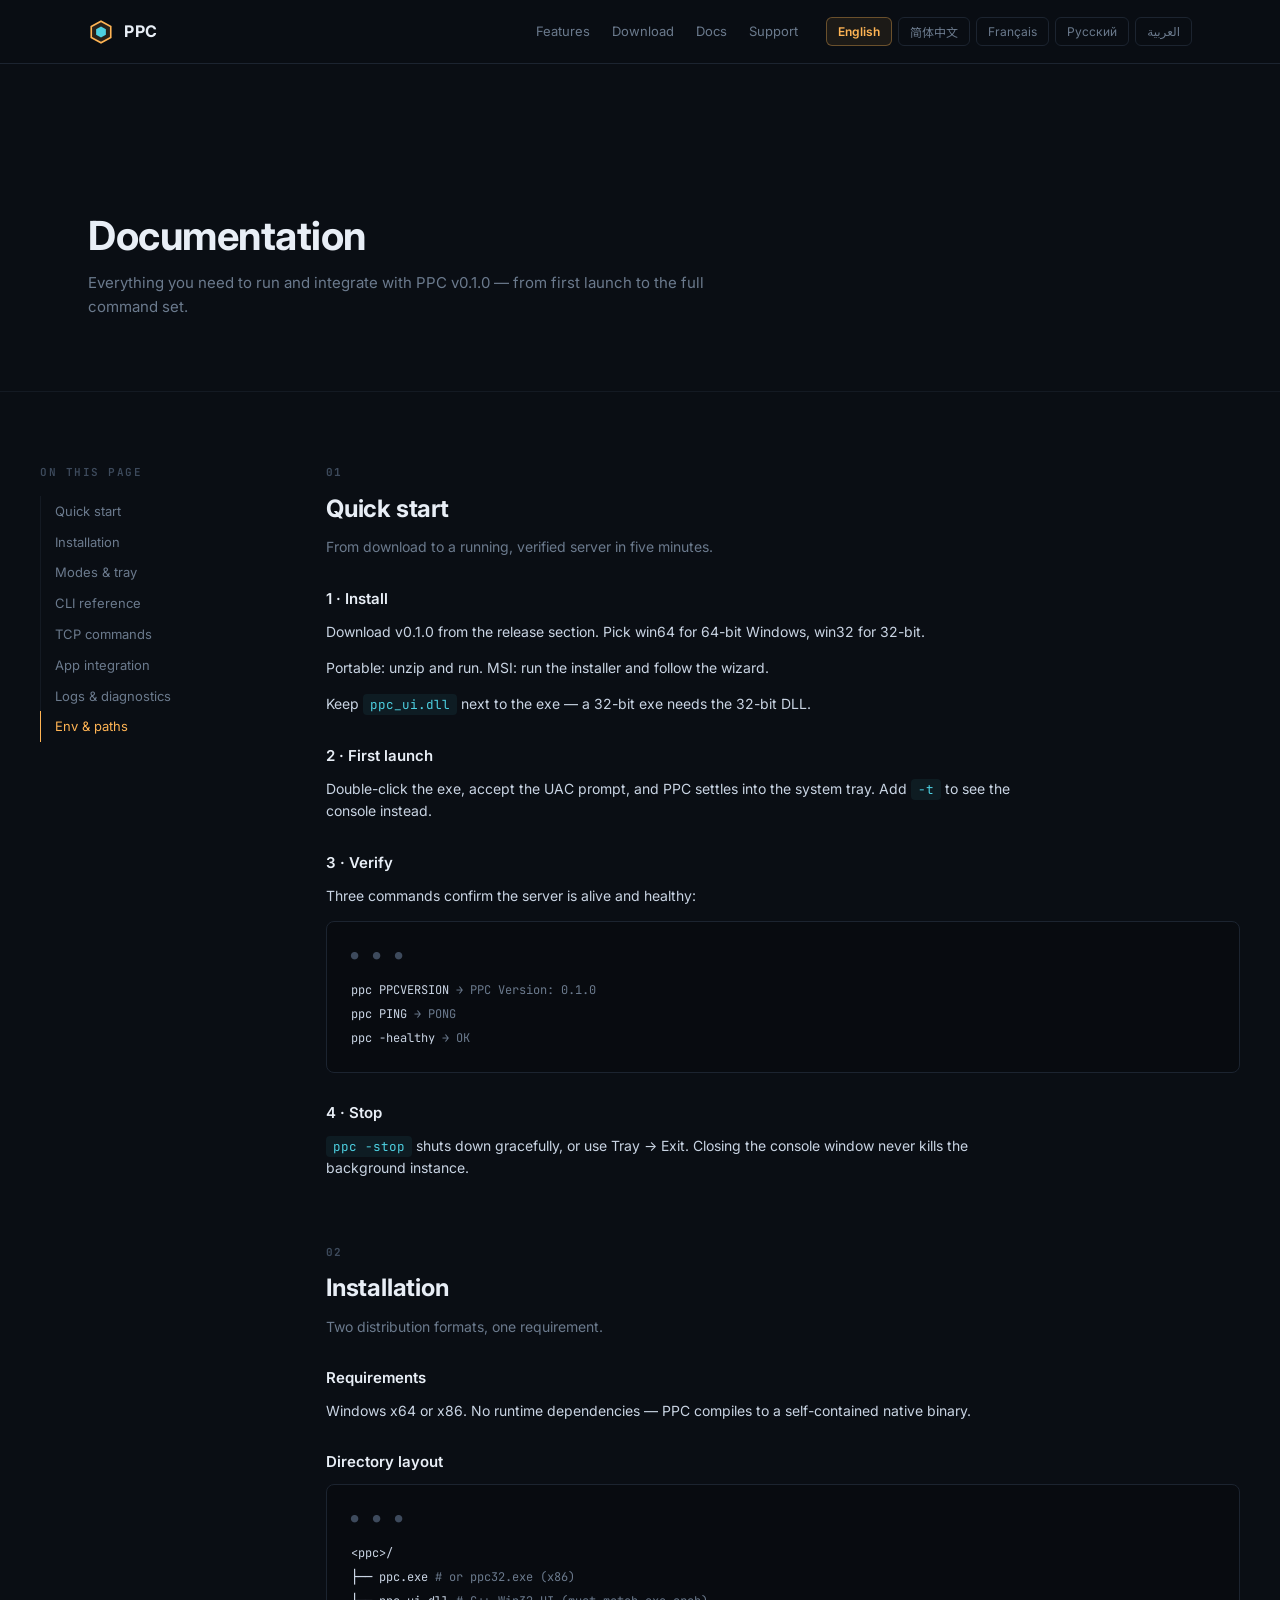
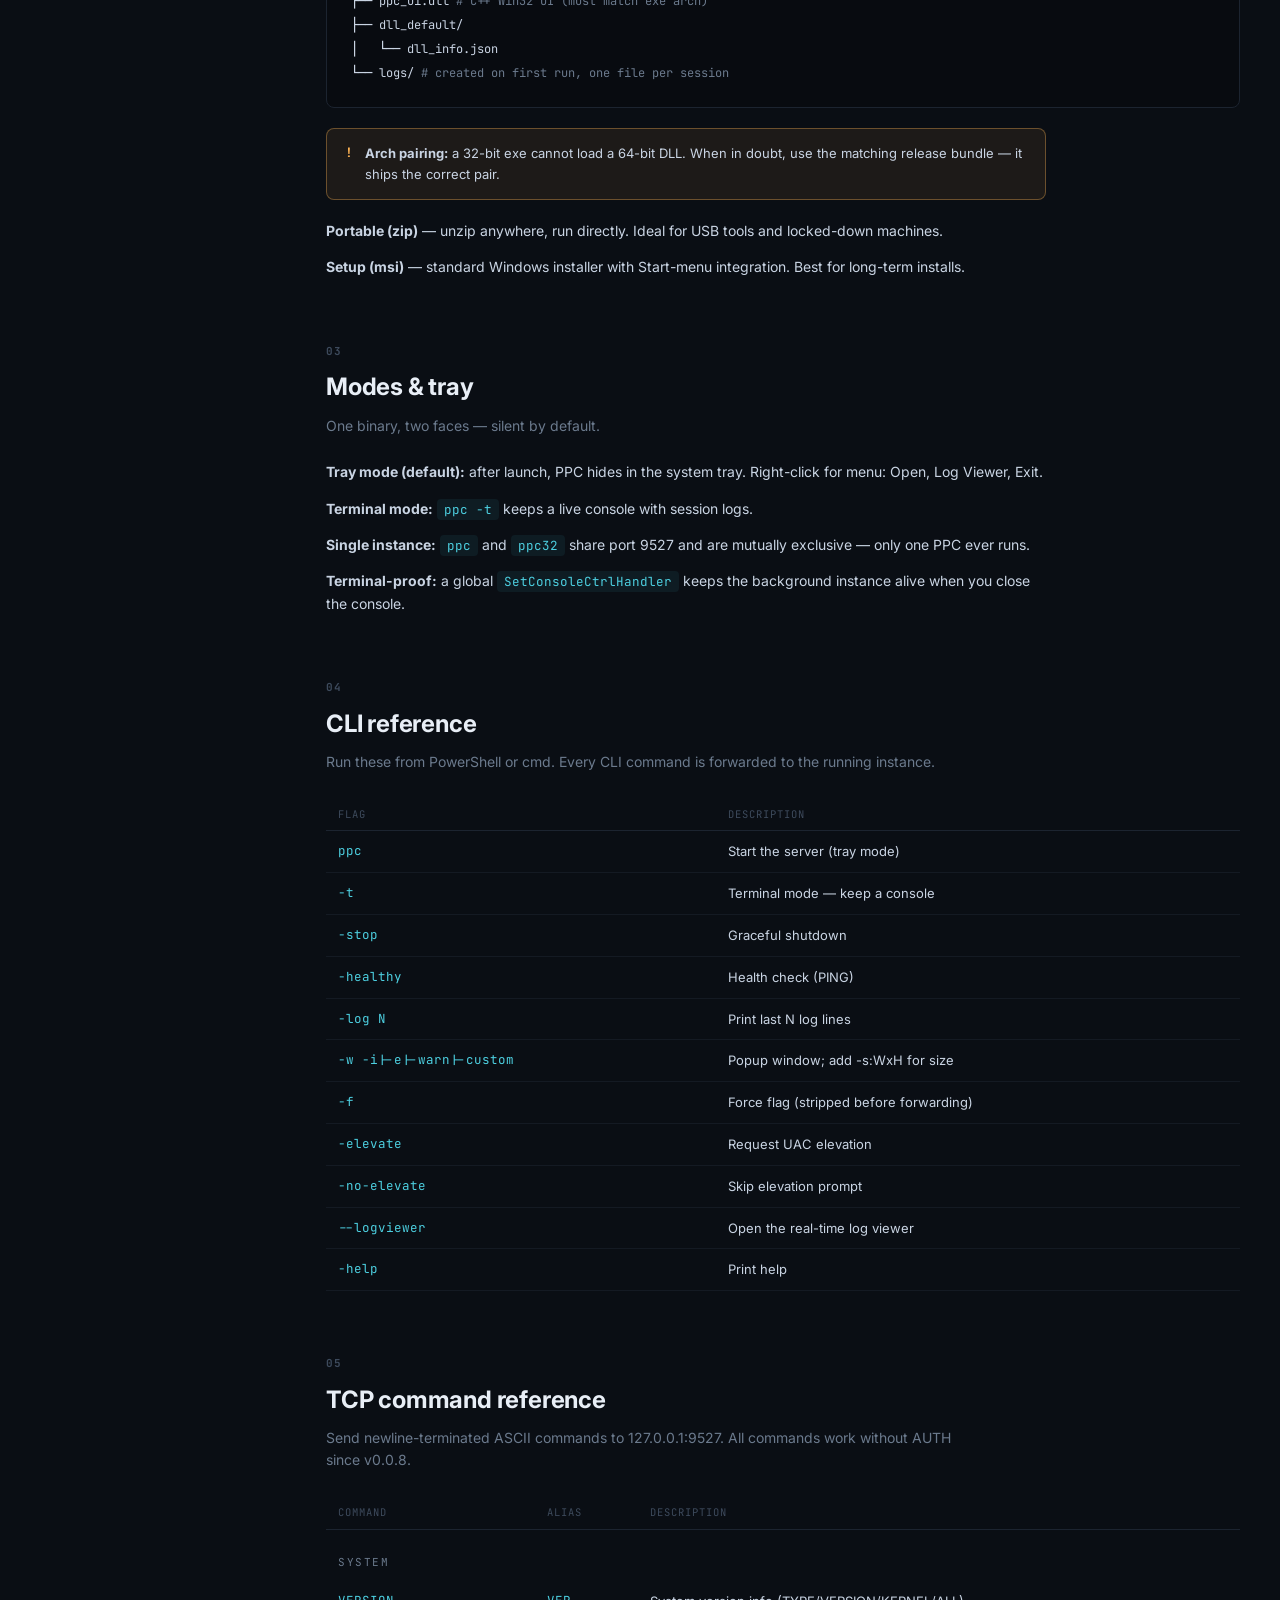
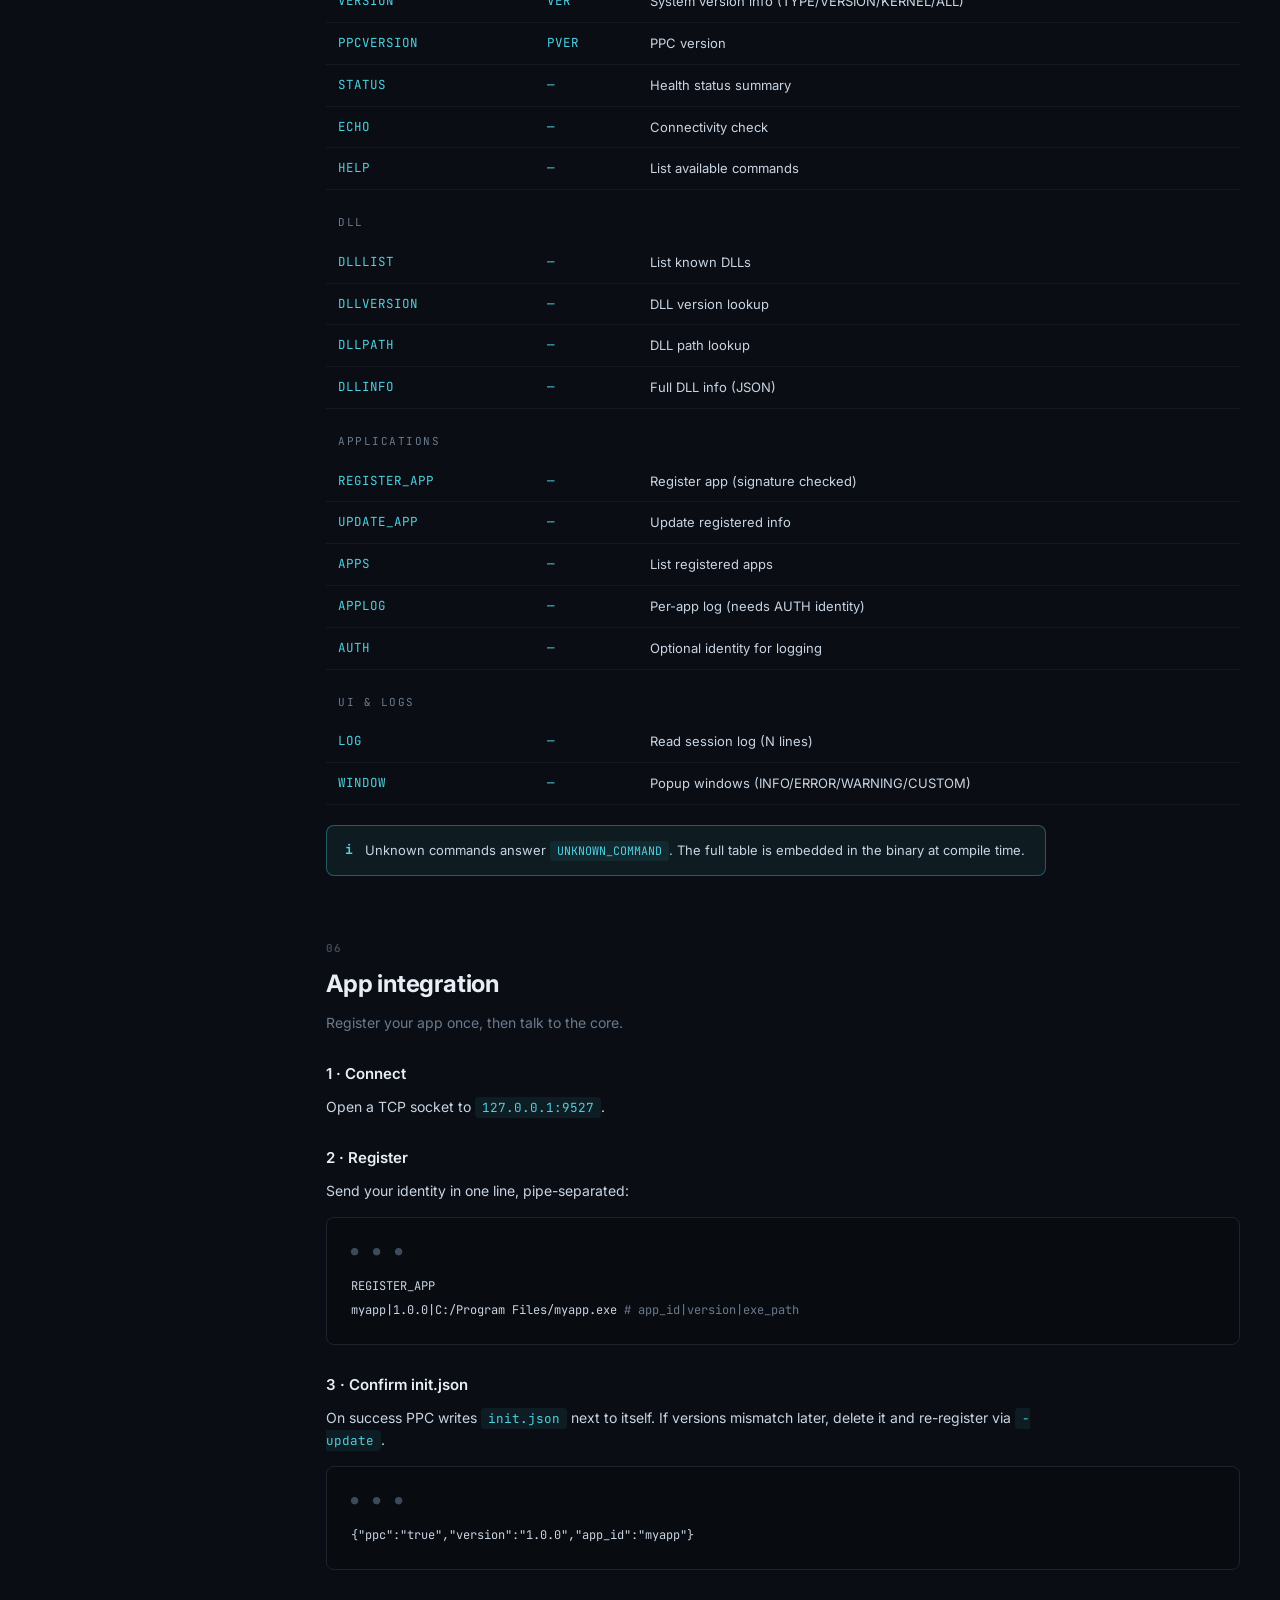
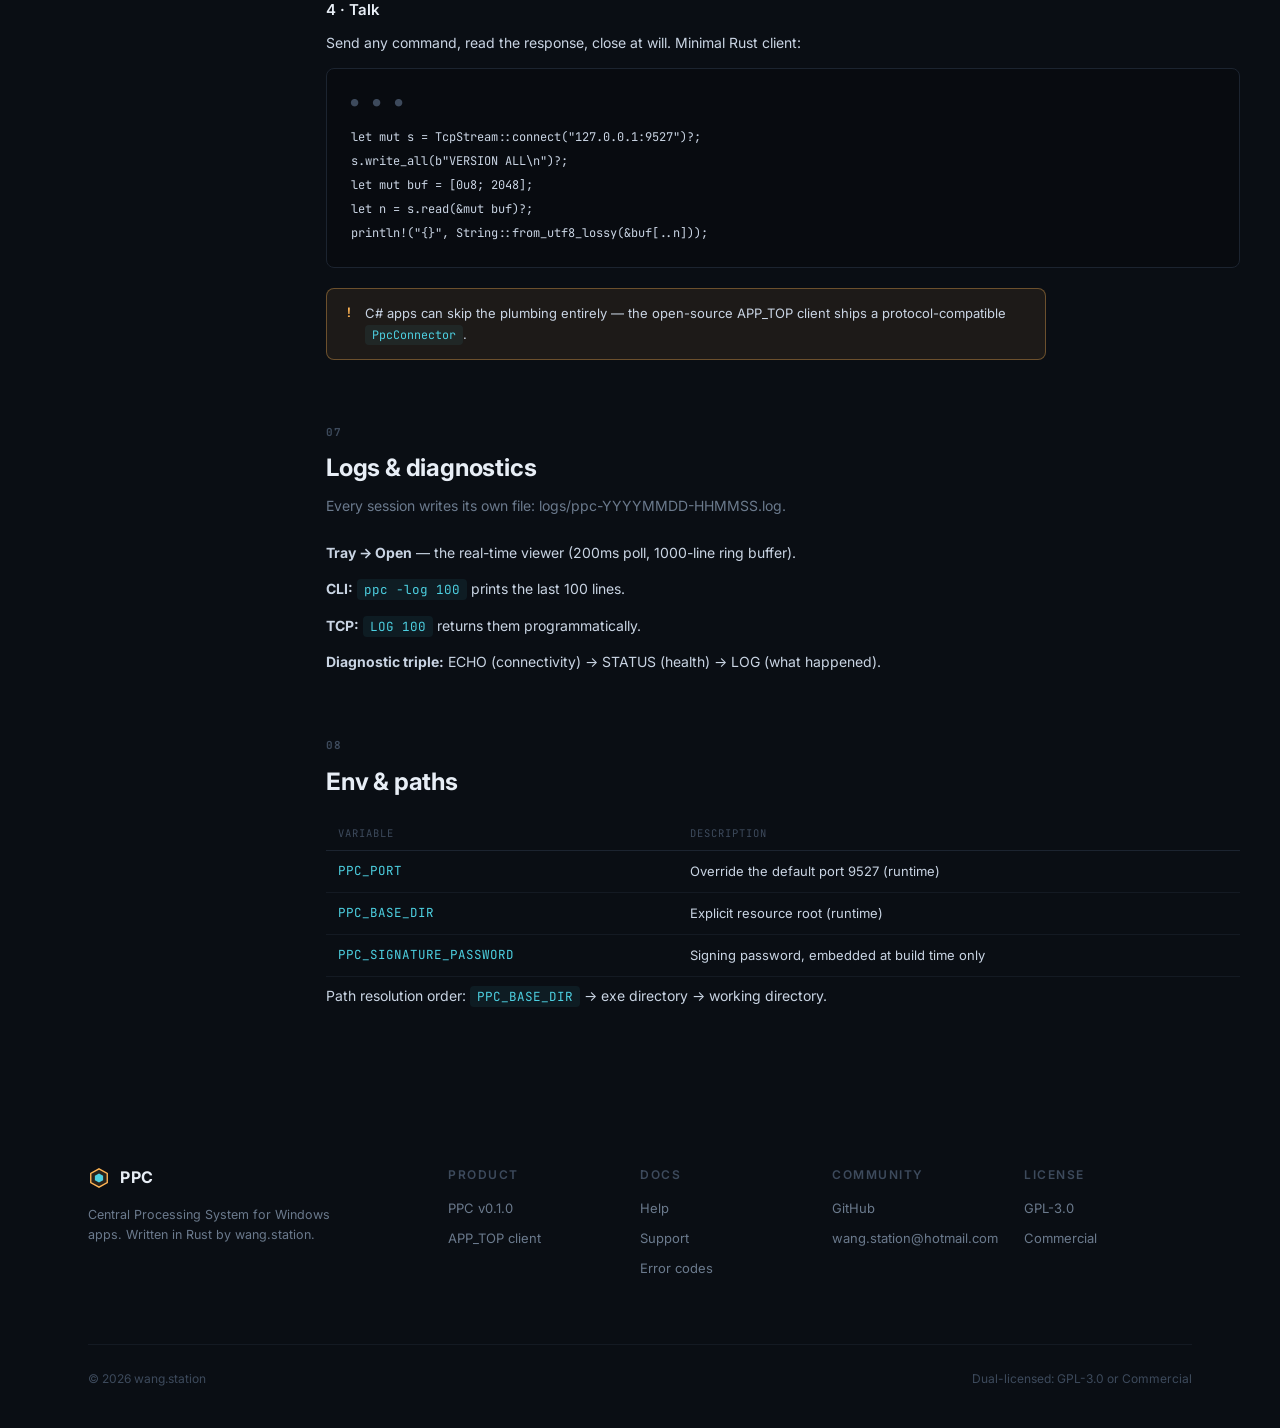
<file: ppc/docs/index.html>
<!DOCTYPE html>
<html lang="en"><head>
<meta charset="UTF-8">
<meta name="viewport" content="width=device-width, initial-scale=1.0">
<meta name="description" content="PPC documentation: installation, quick start, command-line options, TCP protocol, integration, logs, and diagnostics." data-description-i18n="dt-lead">
<title>PPC — Documentation</title>
<link rel="preconnect" href="https://fonts.googleapis.com">
<link rel="preconnect" href="https://fonts.gstatic.com" crossorigin="">
<link href="https://fonts.googleapis.com/css2?family=Inter:wght@400;600;700&amp;family=Noto+Sans+SC:wght@400;700&amp;family=Noto+Sans+Arabic:wght@400;700&amp;family=JetBrains+Mono:wght@400;700&amp;display=swap" rel="stylesheet">
<link rel="stylesheet" href="../assets/style.css">
<meta name="theme-color" content="#0a0e14">
<link rel="icon" href="../assets/ppc.ico" type="image/x-icon">
<meta property="og:title" content="PPC — Documentation">
<meta property="og:description" content="PPC documentation: installation, quick start, command-line options, TCP protocol, integration, logs, and diagnostics.">
<meta property="og:type" content="website">
<link rel="canonical" href="https://practice-plan.wangstation.dpdns.org/common/ppc/docs/index.html"><meta property="og:url" content="https://practice-plan.wangstation.dpdns.org/common/ppc/docs/index.html"><meta property="og:locale" content="en_US"></head>
<body>
<nav>
  <div class="wrap">
    <a href="../index.html" class="brand">
      <svg width="26" height="26" viewBox="0 0 24 24" fill="none"><polygon points="12,2 21,7 21,17 12,22 3,17 3,7" stroke="#ffb454" stroke-width="1.5" fill="rgba(255,180,84,0.12)"></polygon><polygon points="12,7 16.5,9.5 16.5,14.5 12,17 7.5,14.5 7.5,9.5" fill="#4dd0e1"></polygon></svg>
      PPC
    </a>
    <div class="navlinks">
      <a href="../index.html#features" data-i18n="nav-features">Features</a>
      <a href="../index.html#download" data-i18n="nav-download">Download</a>
      <a href="#" class="on" data-i18n="nav-docs">Docs</a>
      <a href="../support/index.html" data-i18n="nav-sup">Support</a>
    </div>
    <div class="langbar" role="group" aria-label="Language">
      <button class="lg" type="button" data-lang="en" lang="en" aria-pressed="false">English</button>
      <button class="lg" type="button" data-lang="zh" lang="zh-CN" aria-pressed="false">简体中文</button>
      <button class="lg" type="button" data-lang="fr" lang="fr" aria-pressed="false">Français</button>
      <button class="lg" type="button" data-lang="ru" lang="ru" aria-pressed="false">Русский</button>
      <button class="lg" type="button" data-lang="ar" lang="ar" aria-pressed="false">العربية</button>
    </div>
  </div>
</nav>

<header class="phero">
  <div class="wrap">
    <h1 data-i18n="dt-title">Documentation</h1>
    <p class="lead sub" data-i18n="dt-lead">Everything you need to run and integrate with PPC v0.1.0 — from first launch to the full command set.</p>
  </div>
</header>

<div class="wrap docbody">
  <aside class="toc" aria-label="Contents">
    <div class="t" data-i18n="toc-on">On this page</div>
    <a href="#quickstart" class="on" data-i18n="qs-t">Quick start</a>
    <a href="#install" data-i18n="in-t">Installation</a>
    <a href="#modes" data-i18n="md-t">Modes &amp; tray</a>
    <a href="#cli" data-i18n="cli-t">CLI reference</a>
    <a href="#commands" data-i18n="cmd-t">TCP commands</a>
    <a href="#integration" data-i18n="it-t">App integration</a>
    <a href="#logs" data-i18n="lg-t">Logs &amp; diagnostics</a>
    <a href="#env" data-i18n="ev-t">Env &amp; paths</a>
  </aside>

  <main class="doc">
    <h3 id="quickstart"><span class="anchor">01</span><span data-i18n="qs-t">Quick start</span></h3>
    <p class="dlead" data-i18n="qs-lead">From download to a running, verified server in five minutes.</p>

    <h4 data-i18n="qs-install">1 · Install</h4>
    <p data-i18n="qs-i1">Download v0.1.0 from the <a href="../index.html#download">release section</a>. Pick win64 for 64-bit Windows, win32 for 32-bit.</p>
    <p data-i18n="qs-i2">Portable: unzip and run. MSI: run the installer and follow the wizard.</p>
    <p data-i18n="qs-i3">Keep <code>ppc_ui.dll</code> next to the exe — a 32-bit exe needs the 32-bit DLL.</p>

    <h4 data-i18n="qs-launch">2 · First launch</h4>
    <p data-i18n="qs-l1">Double-click the exe, accept the UAC prompt, and PPC settles into the system tray. Add <code>-t</code> to see the console instead.</p>

    <h4 data-i18n="qs-verify">3 · Verify</h4>
    <p data-i18n="qs-v1">Three commands confirm the server is alive and healthy:</p>
    <div class="term"><div class="dots">● ● ●</div>ppc PPCVERSION<span class="c"> → PPC Version: 0.1.0</span><br>ppc PING<span class="c"> → PONG</span><br>ppc -healthy<span class="c"> → OK</span></div>

    <h4 data-i18n="qs-stop">4 · Stop</h4>
    <p data-i18n="qs-s1"><code>ppc -stop</code> shuts down gracefully, or use Tray → Exit. Closing the console window never kills the background instance.</p>

    <h3 id="install"><span class="anchor">02</span><span data-i18n="in-t">Installation</span></h3>
    <p class="dlead" data-i18n="in-lead">Two distribution formats, one requirement.</p>
    <h4 data-i18n="in-req">Requirements</h4>
    <p data-i18n="in-r1">Windows x64 or x86. No runtime dependencies — PPC compiles to a self-contained native binary.</p>
    <h4 data-i18n="in-dir">Directory layout</h4>
    <div class="term"><div class="dots">● ● ●</div>&lt;ppc&gt;/<br>├── ppc.exe<span class="c">            # or ppc32.exe (x86)</span><br>├── ppc_ui.dll<span class="c">         # C++ Win32 UI (must match exe arch)</span><br>├── dll_default/<br>│&nbsp;&nbsp;&nbsp;└── dll_info.json<br>└── logs/<span class="c">               # created on first run, one file per session</span></div>
    <div class="callout"><span class="ic">!</span><span data-i18n="in-d1"><b>Arch pairing:</b> a 32-bit exe cannot load a 64-bit DLL. When in doubt, use the matching release bundle — it ships the correct pair.</span></div>
    <p data-i18n="in-por"><b>Portable (zip)</b> — unzip anywhere, run directly. Ideal for USB tools and locked-down machines.</p>
    <p data-i18n="in-msi"><b>Setup (msi)</b> — standard Windows installer with Start-menu integration. Best for long-term installs.</p>

    <h3 id="modes"><span class="anchor">03</span><span data-i18n="md-t">Modes &amp; tray</span></h3>
    <p class="dlead" data-i18n="md-lead">One binary, two faces — silent by default.</p>
    <p data-i18n="md-1"><b>Tray mode (default):</b> after launch, PPC hides in the system tray. Right-click for menu: Open, Log Viewer, Exit.</p>
    <p data-i18n="md-2"><b>Terminal mode:</b> <code>ppc -t</code> keeps a live console with session logs.</p>
    <p data-i18n="md-3"><b>Single instance:</b> <code>ppc</code> and <code>ppc32</code> share port 9527 and are mutually exclusive — only one PPC ever runs.</p>
    <p data-i18n="md-4"><b>Terminal-proof:</b> a global <code>SetConsoleCtrlHandler</code> keeps the background instance alive when you close the console.</p>

    <h3 id="cli"><span class="anchor">04</span><span data-i18n="cli-t">CLI reference</span></h3>
    <p class="dlead" data-i18n="cli-lead">Run these from PowerShell or cmd. Every CLI command is forwarded to the running instance.</p>
    <table class="tbl">
      <thead><tr><th data-i18n="h-flag">Flag</th><th data-i18n="h-desc">Description</th></tr></thead>
      <tbody>
        <tr><td class="code">ppc</td><td data-i18n="f-def">Start the server (tray mode)</td></tr>
        <tr><td class="code">-t</td><td data-i18n="f-t">Terminal mode — keep a console</td></tr>
        <tr><td class="code">-stop</td><td data-i18n="f-stop">Graceful shutdown</td></tr>
        <tr><td class="code">-healthy</td><td data-i18n="f-healthy">Health check (PING)</td></tr>
        <tr><td class="code">-log N</td><td data-i18n="f-log">Print last N log lines</td></tr>
        <tr><td class="code">-w -i|-e|-warn|-custom</td><td data-i18n="f-w">Popup window; add -s:WxH for size</td></tr>
        <tr><td class="code">-f</td><td data-i18n="f-f">Force flag (stripped before forwarding)</td></tr>
        <tr><td class="code">-elevate</td><td data-i18n="f-el">Request UAC elevation</td></tr>
        <tr><td class="code">-no-elevate</td><td data-i18n="f-noel">Skip elevation prompt</td></tr>
        <tr><td class="code">--logviewer</td><td data-i18n="f-lv">Open the real-time log viewer</td></tr>
        <tr><td class="code">-help</td><td data-i18n="f-help">Print help</td></tr>
      </tbody>
    </table>

    <h3 id="commands"><span class="anchor">05</span><span data-i18n="cmd-t">TCP command reference</span></h3>
    <p class="dlead" data-i18n="cmd-lead">Send newline-terminated ASCII commands to 127.0.0.1:9527. All commands work without AUTH since v0.0.8.</p>
    <table class="tbl">
      <thead><tr><th data-i18n="h-c">Command</th><th data-i18n="h-a">Alias</th><th data-i18n="h-d">Description</th></tr></thead>
      <tbody>
        <tr class="grp"><td colspan="3" data-i18n="grp-sys">System</td></tr>
        <tr><td class="code">VERSION</td><td class="code">VER</td><td data-i18n="c-ver">System version info (TYPE/VERSION/KERNEL/ALL)</td></tr>
        <tr><td class="code">PPCVERSION</td><td class="code">PVER</td><td data-i18n="c-pver">PPC version</td></tr>
        <tr><td class="code">STATUS</td><td class="code">—</td><td data-i18n="c-status">Health status summary</td></tr>
        <tr><td class="code">ECHO</td><td class="code">—</td><td data-i18n="c-echo">Connectivity check</td></tr>
        <tr><td class="code">HELP</td><td class="code">—</td><td data-i18n="c-help">List available commands</td></tr>
        <tr class="grp"><td colspan="3" data-i18n="grp-dll">DLL</td></tr>
        <tr><td class="code">DLLLIST</td><td class="code">—</td><td data-i18n="c-dlllist">List known DLLs</td></tr>
        <tr><td class="code">DLLVERSION</td><td class="code">—</td><td data-i18n="c-dllver">DLL version lookup</td></tr>
        <tr><td class="code">DLLPATH</td><td class="code">—</td><td data-i18n="c-dllpath">DLL path lookup</td></tr>
        <tr><td class="code">DLLINFO</td><td class="code">—</td><td data-i18n="c-dllinfo">Full DLL info (JSON)</td></tr>
        <tr class="grp"><td colspan="3" data-i18n="grp-app">Applications</td></tr>
        <tr><td class="code">REGISTER_APP</td><td class="code">—</td><td data-i18n="c-reg">Register app (signature checked)</td></tr>
        <tr><td class="code">UPDATE_APP</td><td class="code">—</td><td data-i18n="c-upd">Update registered info</td></tr>
        <tr><td class="code">APPS</td><td class="code">—</td><td data-i18n="c-apps">List registered apps</td></tr>
        <tr><td class="code">APPLOG</td><td class="code">—</td><td data-i18n="c-applog">Per-app log (needs AUTH identity)</td></tr>
        <tr><td class="code">AUTH</td><td class="code">—</td><td data-i18n="c-auth">Optional identity for logging</td></tr>
        <tr class="grp"><td colspan="3" data-i18n="grp-uil">UI &amp; logs</td></tr>
        <tr><td class="code">LOG</td><td class="code">—</td><td data-i18n="c-log">Read session log (N lines)</td></tr>
        <tr><td class="code">WINDOW</td><td class="code">—</td><td data-i18n="c-window">Popup windows (INFO/ERROR/WARNING/CUSTOM)</td></tr>
      </tbody>
    </table>
    <div class="callout cy"><span class="ic">i</span><span data-i18n="cmd-auth-note">Unknown commands answer <code>UNKNOWN_COMMAND</code>. The full table is embedded in the binary at compile time.</span></div>

    <h3 id="integration"><span class="anchor">06</span><span data-i18n="it-t">App integration</span></h3>
    <p class="dlead" data-i18n="it-lead">Register your app once, then talk to the core.</p>
    <h4 data-i18n="it-s1">1 · Connect</h4>
    <p data-i18n="it-d1">Open a TCP socket to <code>127.0.0.1:9527</code>.</p>
    <h4 data-i18n="it-s2">2 · Register</h4>
    <p data-i18n="it-d2">Send your identity in one line, pipe-separated:</p>
    <div class="term"><div class="dots">● ● ●</div>REGISTER_APP<br>myapp|1.0.0|C:/Program Files/myapp.exe<span class="c">   # app_id|version|exe_path</span></div>
    <h4 data-i18n="it-s3">3 · Confirm init.json</h4>
    <p data-i18n="it-d3">On success PPC writes <code>init.json</code> next to itself. If versions mismatch later, delete it and re-register via <code>-update</code>.</p>
    <div class="term"><div class="dots">● ● ●</div>{"ppc":"true","version":"1.0.0","app_id":"myapp"}</div>
    <h4 data-i18n="it-s4">4 · Talk</h4>
    <p data-i18n="it-d4">Send any command, read the response, close at will. Minimal Rust client:</p>
    <div class="term"><div class="dots">● ● ●</div>let mut s = TcpStream::connect("127.0.0.1:9527")?;<br>s.write_all(b"VERSION ALL\n")?;<br>let mut buf = [0u8; 2048];<br>let n = s.read(&amp;mut buf)?;<br>println!("{}", String::from_utf8_lossy(&amp;buf[..n]));</div>
    <div class="callout"><span class="ic">!</span><span data-i18n="it-note">C# apps can skip the plumbing entirely — the open-source APP_TOP client ships a protocol-compatible <code>PpcConnector</code>.</span></div>

    <h3 id="logs"><span class="anchor">07</span><span data-i18n="lg-t">Logs &amp; diagnostics</span></h3>
    <p class="dlead" data-i18n="lg-lead">Every session writes its own file: logs/ppc-YYYYMMDD-HHMMSS.log.</p>
    <p data-i18n="lg-v1"><b>Tray → Open</b> — the real-time viewer (200ms poll, 1000-line ring buffer).</p>
    <p data-i18n="lg-v2"><b>CLI:</b> <code>ppc -log 100</code> prints the last 100 lines.</p>
    <p data-i18n="lg-v3"><b>TCP:</b> <code>LOG 100</code> returns them programmatically.</p>
    <p data-i18n="lg-triple"><b>Diagnostic triple:</b> ECHO (connectivity) → STATUS (health) → LOG (what happened).</p>

    <h3 id="env"><span class="anchor">08</span><span data-i18n="ev-t">Env &amp; paths</span></h3>
    <table class="tbl">
      <thead><tr><th data-i18n="ev-h">Variable</th><th data-i18n="h-desc">Description</th></tr></thead>
      <tbody>
        <tr><td class="code">PPC_PORT</td><td data-i18n="ev-port">Override the default port 9527 (runtime)</td></tr>
        <tr><td class="code">PPC_BASE_DIR</td><td data-i18n="ev-base">Explicit resource root (runtime)</td></tr>
        <tr><td class="code">PPC_SIGNATURE_PASSWORD</td><td data-i18n="ev-sig">Signing password, embedded at build time only</td></tr>
      </tbody>
    </table>
    <p data-i18n="ev-prio">Path resolution order: <code>PPC_BASE_DIR</code> → exe directory → working directory.</p>
  </main>
</div>

<footer>
  <div class="wrap">
    <div class="fcols">
      <div>
        <div class="brand" style="margin-bottom:14px">
          <svg width="22" height="22" viewBox="0 0 24 24" fill="none"><polygon points="12,2 21,7 21,17 12,22 3,17 3,7" stroke="#ffb454" stroke-width="1.5" fill="rgba(255,180,84,0.12)"></polygon><polygon points="12,7 16.5,9.5 16.5,14.5 12,17 7.5,14.5 7.5,9.5" fill="#4dd0e1"></polygon></svg>
          PPC
        </div>
        <p class="fabout" data-i18n="ft-about">Central Processing System for Windows apps. Written in Rust by wang.station.</p>
      </div>
      <div><h5 data-i18n="ft-prod">Product</h5><span>PPC v0.1.0</span><span data-i18n="ft-app">APP_TOP client</span></div>
      <div><h5 data-i18n="ft-doc">Docs</h5><a href="#quickstart" data-i18n="ft-help">Help</a><a href="../support/index.html" data-i18n="ft-sup">Support</a><a href="../support/index.html#codes" data-i18n="ft-err">Error codes</a></div>
      <div><h5 data-i18n="ft-comm">Community</h5><a href="https://github.com/Practice-Plan/Practice-Plan/releases" target="_blank" rel="noopener">GitHub</a><a href="mailto:wang.station@hotmail.com">wang.station@hotmail.com</a></div>
      <div><h5 data-i18n="ft-lic">License</h5><span>GPL-3.0</span><span data-i18n="ft-com">Commercial</span></div>
    </div>
    <div class="fbottom">
      <span>© 2026 wang.station</span>
      <span data-i18n="ft-dual">Dual-licensed: GPL-3.0 or Commercial</span>
    </div>
  </div>
</footer>

<script>
window.PPC_TITLE = {
  en:'PPC — Documentation', zh:'PPC — 帮助文档', fr:'PPC — Documentation',
  ru:'PPC — Документация', ar:'PPC — التوثيق'
};
window.PPC_I18N = {
en:{},
zh:{
  'nav-features':'能力','nav-download':'下载','nav-docs':'文档','nav-sup':'支持',
  'dt-title':'帮助文档','dt-lead':'运行 PPC v0.1.0 并接入集成所需的一切——从首次启动到完整命令集。',
  'toc-on':'本页内容',
  'qs-t':'快速开始','qs-lead':'五分钟内从下载到运行、验证完毕的服务端。',
  'qs-install':'1 · 安装','qs-i1':'从<a href="../index.html#download">下载区</a>获取 v0.1.0。64 位 Windows 选 win64，32 位选 win32。',
  'qs-i2':'便携版：解压即用。安装版：运行 mi­si 按向导安装。','qs-i3':'保持 ppc_ui.dll 与 exe 同目录——32 位 exe 必须配 32 位 DLL。',
  'qs-launch':'2 · 首次启动','qs-l1':'双击 exe，确认 UAC，PPC 即静默进入系统托盘。加 -t 可改用控制台。',
  'qs-verify':'3 · 验证','qs-v1':'三条命令确认服务端存活且健康：',
  'qs-stop':'4 · 停止','qs-s1':'ppc -stop 优雅关停，或托盘菜单 → 退出。关闭控制台窗口不会杀掉后台实例。',
  'in-t':'安装','in-lead':'两种发行格式，一条系统要求。',
  'in-req':'系统要求','in-r1':'Windows x64 或 x86。无运行时依赖——PPC 是自包含的原生二进制。',
  'in-dir':'目录布局','in-d1':'<b>架构配对：</b>32 位 exe 无法加载 64 位 DLL。拿不准就用对应架构的发布包——自带正确配对。',
  'in-por':'<b>便携版 (zip)</b>——任意位置解压直接运行，适合 U 盘工具与受限环境。',
  'in-msi':'<b>安装版 (msi)</b>——标准 Windows 安装器，集成开始菜单，适合长期使用。',
  'md-t':'模式与托盘','md-lead':'一个二进制，两副面孔——默认静默。',
  'md-1':'<b>托盘模式（默认）：</b>启动后隐藏到系统托盘。右键菜单：打开、日志查看器、退出。',
  'md-2':'<b>终端模式：</b>ppc -t 保留实时控制台与会话日志。',
  'md-3':'<b>单实例：</b>ppc 与 ppc32 共享 9527 端口且互斥——同时只有一个 PPC 在运行。',
  'md-4':'<b>终端免疫：</b>全局 SetConsoleCtrlHandler 保证关闭控制台后台实例依然存活。',
  'cli-t':'CLI 参考','cli-lead':'在 PowerShell 或 cmd 中执行。所有 CLI 命令都会转发给运行中的实例。',
  'h-flag':'参数','h-desc':'说明',
  'f-def':'启动服务端（托盘模式）','f-t':'终端模式——保留控制台','f-stop':'优雅关停','f-healthy':'健康检查（PING）',
  'f-log':'输出最近 N 行日志','f-w':'弹窗；加 -s:WxH 指定尺寸','f-f':'强制标志（转发前剥离）','f-el':'请求 UAC 提权',
  'f-noel':'跳过提权弹窗','f-lv':'打开实时日志查看器','f-help':'打印帮助',
  'cmd-t':'TCP 命令参考','cmd-lead':'向 127.0.0.1:9527 发送以换行结尾的 ASCII 命令。v0.0.8 起全部命令免 AUTH。',
  'h-c':'命令','h-a':'别名','h-d':'说明',
  'grp-sys':'系统','grp-dll':'DLL','grp-app':'应用','grp-uil':'界面与日志',
  'c-ver':'系统版本信息（TYPE/VERSION/KERNEL/ALL）','c-pver':'PPC 版本','c-status':'健康状态摘要','c-echo':'连通性检查',
  'c-help':'列出可用命令','c-dlllist':'列出已知 DLL','c-dllver':'DLL 版本查询','c-dllpath':'DLL 路径查询','c-dllinfo':'完整 DLL 信息（JSON）',
  'c-reg':'注册应用（校验签名）','c-upd':'更新已注册信息','c-apps':'列出已注册应用','c-applog':'应用专属日志（需 AUTH 身份）',
  'c-auth':'可选身份标识（用于日志）','c-log':'读取会话日志（N 行）','c-window':'弹窗（INFO/ERROR/WARNING/CUSTOM）',
  'cmd-auth-note':'未知命令返回 UNKNOWN_COMMAND。完整命令表在编译期嵌入二进制。',
  'it-t':'应用集成','it-lead':'注册一次，然后与核心对话。',
  'it-s1':'1 · 连接','it-d1':'建立 TCP 连接 127.0.0.1:9527。','it-s2':'2 · 注册','it-d2':'单行发送身份，竖线分隔：',
  'it-s3':'3 · 确认 init.json','it-d3':'成功后 PPC 会在自身旁写入 init.json。版本不匹配时删除并用 -update 重新注册。',
  'it-s4':'4 · 通信','it-d4':'发送任意命令、读响应、随时关闭。最小 Rust 客户端：',
  'it-note':'C# 应用可以跳过这些底层工作——开源 APP_TOP 客户端自带协议兼容的 PpcConnector。',
  'lg-t':'日志与诊断','lg-lead':'每个会话独立日志文件：logs/ppc-YYYYMMDD-HHMMSS.log。',
  'lg-v1':'<b>托盘 → 打开</b>——实时查看器（200ms 轮询，1000 行环形缓冲）。',
  'lg-v2':'<b>CLI：</b>ppc -log 100 输出最近 100 行。','lg-v3':'<b>TCP：</b>LOG 100 程序化读取。',
  'lg-triple':'<b>诊断三件套：</b>ECHO（连通）→ STATUS（健康）→ LOG（溯源）。',
  'ev-t':'环境变量与路径','ev-h':'变量','ev-port':'覆盖默认端口 9527（运行时）','ev-base':'显式资源根目录（运行时）',
  'ev-sig':'签名密码，仅编译期嵌入','ev-prio':'路径解析优先级：PPC_BASE_DIR → exe 目录 → 工作目录。',
  'ft-about':'面向 Windows 应用的中央处理系统。Rust 实现，作者 wang.station。','ft-prod':'产品','ft-app':'APP_TOP 客户端',
  'ft-doc':'文档','ft-help':'帮助','ft-sup':'支持','ft-err':'错误码','ft-comm':'社区','ft-lic':'许可','ft-com':'商业授权',
  'ft-dual':'双许可：GPL-3.0 或商业授权'
},
ru:{
  'nav-features':'Возможности','nav-download':'Скачать','nav-docs':'Документация','nav-sup':'Поддержка',
  'dt-title':'Документация','dt-lead':'Всё для запуска и интеграции с PPC v0.1.0 — от первого старта до полного списка команд.',
  'toc-on':'На этой странице',
  'qs-t':'Быстрый старт','qs-lead':'От загрузки до работающего сервера за пять минут.',
  'qs-install':'1 · Установка','qs-i1':'Скачайте v0.1.0 из <a href="../index.html#download">раздела загрузки</a>. Для 64-бит — win64, для 32-бит — win32.',
  'qs-i2':'Portable: распакуйте и запускайте. MSI: установите через мастер.','qs-i3':'ppc_ui.dll держите рядом с exe — 32-бит exe требует 32-бит DLL.',
  'qs-launch':'2 · Первый запуск','qs-l1':'Двойной клик, подтвердите UAC — PPC уйдёт в трей. С -t появится консоль.',
  'qs-verify':'3 · Проверка','qs-v1':'Три команды подтверждают, что сервер жив:',
  'qs-stop':'4 · Остановка','qs-s1':'ppc -stop — корректная остановка, или Трей → Выход. Закрытие консоли не убивает фоновый процесс.',
  'in-t':'Установка','in-lead':'Два формата дистрибутива, одно требование.',
  'in-req':'Требования','in-r1':'Windows x64 или x86. Без внешних зависимостей — самодостаточный нативный бинарник.',
  'in-dir':'Структура каталога','in-d1':'<b>Парность архитектур:</b> 32-бит exe не загрузит 64-бит DLL. Берите парный релизный комплект.',
  'in-por':'<b>Portable (zip)</b> — распаковать и запускать где угодно.','in-msi':'<b>Setup (msi)</b> — стандартный установщик Windows.',
  'md-t':'Режимы и трей','md-lead':'Один бинарник, два облика — по умолчанию тихий.',
  'md-1':'<b>Режим трея (по умолчанию):</b> после запуска прячется в трей. Меню по правому клику.','md-2':'<b>Режим терминала:</b> ppc -t.',
  'md-3':'<b>Один экземпляр:</b> ppc и ppc32 делят порт 9527 и взаимоисключаются.','md-4':'<b>Устойчивость:</b> закрытие консоли не останавливает фоновый процесс.',
  'cli-t':'Справочник CLI','cli-lead':'Запускайте в PowerShell или cmd. Любая CLI-команда пересылается работающему экземпляру.',
  'h-flag':'Флаг','h-desc':'Описание',
  'f-def':'Запуск сервера (трей)','f-t':'Режим терминала','f-stop':'Корректная остановка','f-healthy':'Проверка здоровья (PING)',
  'f-log':'Вывести последние N строк','f-w':'Всплывающее окно; -s:WxH для размера','f-f':'Флаг принуждения (срезается до пересылки)','f-el':'Запросить UAC',
  'f-noel':'Пропустить запрос UAC','f-lv':'Открыть просмотрщик логов','f-help':'Показать справку',
  'cmd-t':'Справочник TCP-команд','cmd-lead':'Отправляйте ASCII-команды с переводом строки на 127.0.0.1:9527. С v0.0.8 AUTH не требуется.',
  'h-c':'Команда','h-a':'Псевдоним','h-desc':'Описание','h-d':'Описание',
  'grp-sys':'Система','grp-dll':'DLL','grp-app':'Приложения','grp-uil':'UI и логи',
  'c-ver':'Сведения о версии ОС (TYPE/VERSION/KERNEL/ALL)','c-pver':'Версия PPC','c-status':'Сводка состояния','c-echo':'Проверка связи',
  'c-help':'Список команд','c-dlllist':'Список известных DLL','c-dllver':'Версия DLL','c-dllpath':'Путь к DLL','c-dllinfo':'Полные сведения о DLL (JSON)',
  'c-reg':'Регистрация приложения (с подписью)','c-upd':'Обновление сведений','c-apps':'Список приложений','c-applog':'Лог приложения (нужен AUTH)',
  'c-auth':'Необязательная идентификация','c-log':'Чтение лога (N строк)','c-window':'Всплывающие окна (INFO/ERROR/WARNING/CUSTOM)',
  'cmd-auth-note':'Неизвестные команды отвечают UNKNOWN_COMMAND. Таблица команд вшивается в бинарник при сборке.',
  'it-t':'Интеграция приложений','it-lead':'Зарегистрируйте приложение — и общайтесь с ядром.',
  'it-s1':'1 · Подключение','it-d1':'TCP-сокет к 127.0.0.1:9527.','it-s2':'2 · Регистрация','it-d2':'Одна строка через вертикальную черту:',
  'it-s3':'3 · init.json','it-d3':'При успехе PPC записывает init.json. При несовпадении версий удалите его и перерегистрируйтесь через -update.',
  'it-s4':'4 · Обмен','it-d4':'Минимальный клиент на Rust:',
  'it-note':'Для C# готов клиент APP_TOP с совместимым PpcConnector.',
  'lg-t':'Логи и диагностика','lg-lead':'Каждая сессия пишет свой файл: logs/ppc-YYYYMMDD-HHMMSS.log.',
  'lg-v1':'<b>Трей → Открыть</b> — просмотрщик в реальном времени.','lg-v2':'<b>CLI:</b> ppc -log 100.','lg-v3':'<b>TCP:</b> LOG 100.',
  'lg-triple':'<b>Диагностическая тройка:</b> ECHO → STATUS → LOG.',
  'ev-t':'Переменные и пути','ev-h':'Переменная','ev-port':'Переопределить порт 9527 (рантайм)','ev-base':'Явный корень ресурсов (рантайм)',
  'ev-sig':'Пароль подписи — только при сборке','ev-prio':'Порядок разрешения: PPC_BASE_DIR → каталог exe → рабочий каталог.',
  'ft-about':'Центральная система обработки для Windows-приложений. Rust, автор wang.station.','ft-prod':'Продукт','ft-app':'Клиент APP_TOP',
  'ft-doc':'Документация','ft-help':'Справка','ft-sup':'Поддержка','ft-err':'Коды ошибок','ft-comm':'Сообщество','ft-lic':'Лицензия','ft-com':'Коммерческая',
  'ft-dual':'Двойная лицензия: GPL-3.0 или коммерческая'
},
fr:{
  'nav-features':'Fonctionnalités','nav-download':'Télécharger','nav-docs':'Documentation','nav-sup':'Assistance',
  'dt-title':'Documentation','dt-lead':'Tout pour exécuter PPC v0.1.0 et l’intégrer : du premier lancement à l’ensemble des commandes.',
  'toc-on':'Sur cette page','qs-t':'Démarrage rapide','in-t':'Installation','md-t':'Modes et barre système','cli-t':'Référence CLI','cmd-t':'Commandes TCP','it-t':'Intégration de l’application','lg-t':'Journaux et diagnostic','ev-t':'Environnement et chemins',
  'qs-lead':'Du téléchargement à un serveur opérationnel et vérifié en cinq minutes.',
  'qs-install':'1 · Installer','qs-i1':'Téléchargez v0.1.0 depuis la section des versions. Choisissez win64 pour Windows 64 bits, win32 pour 32 bits.',
  'qs-i2':'Version portable : décompressez et lancez. MSI : exécutez l’installateur et suivez l’assistant.',
  'qs-i3':'Gardez ppc_ui.dll à côté de l’exécutable ; un exécutable 32 bits nécessite la DLL 32 bits.',
  'qs-launch':'2 · Premier lancement','qs-l1':'Double-cliquez sur l’exécutable, acceptez la demande UAC : PPC se place dans la barre système. Ajoutez -t pour afficher la console.',
  'qs-verify':'3 · Vérifier','qs-v1':'Trois commandes confirment que le serveur fonctionne correctement :',
  'qs-stop':'4 · Arrêter','qs-s1':'ppc -stop arrête proprement le service ; vous pouvez aussi choisir Quitter dans le menu de la barre système. Fermer la console ne termine pas le processus en arrière-plan.',
  'in-lead':'Deux formats de distribution, une seule exigence.','in-req':'Configuration requise','in-r1':'Windows x64 ou x86. Aucune dépendance d’exécution : PPC est un binaire natif autonome.',
  'in-dir':'Structure des dossiers','in-d1':'Association des architectures : un exécutable 32 bits ne peut pas charger une DLL 64 bits. En cas de doute, utilisez le paquet de la même architecture.',
  'in-por':'Portable (zip) — décompressez et lancez où vous voulez. Idéal pour les outils USB et les machines verrouillées.',
  'in-msi':'Installation (msi) — installateur Windows standard avec intégration au menu Démarrer.',
  'md-lead':'Un binaire, deux modes : silencieux par défaut.',
  'md-1':'Mode barre système (par défaut) : PPC se masque après le lancement. Clic droit pour ouvrir le menu, afficher les journaux ou quitter.',
  'md-2':'Mode terminal : ppc -t conserve une console active avec les journaux de session.',
  'md-3':'Instance unique : ppc et ppc32 partagent le port 9527 et ne peuvent pas fonctionner ensemble.',
  'md-4':'Résistant à la fermeture du terminal : SetConsoleCtrlHandler maintient le processus actif après la fermeture de la console.',
  'cli-lead':'Exécutez ces commandes dans PowerShell ou cmd. Chaque commande CLI est transmise à l’instance en cours.',
  'h-flag':'Option','h-desc':'Description','h-d':'Description','c-ver':'Informations sur la version du système (TYPE/VERSION/KERNEL/ALL)','f-def':'Démarrer le serveur (barre système)','f-t':'Mode terminal — conserver la console',
  'f-stop':'Arrêt normal','f-healthy':'Vérification de l’état (PING)','f-log':'Afficher les N dernières lignes',
  'f-w':'Fenêtre contextuelle ; -s:WxH définit la taille','f-f':'Option forcée (retirée avant transfert)',
  'f-el':'Demander l’élévation UAC','f-noel':'Ignorer la demande d’élévation','f-lv':'Ouvrir la visionneuse de journaux','f-help':'Afficher l’aide',
  'cmd-lead':'Envoyez des commandes ASCII terminées par un saut de ligne à 127.0.0.1:9527. Depuis v0.0.8, AUTH n’est pas requis.',
  'h-c':'Commande','h-a':'Alias','h-desc':'Description','grp-sys':'Système','grp-dll':'DLL','grp-app':'Applications','grp-uil':'Interface et journaux',
  'c-pver':'Version de PPC','c-status':'Résumé de l’état','c-echo':'Test de connexion','c-help':'Lister les commandes disponibles',
  'c-dlllist':'Lister les DLL connues','c-dllver':'Version de la DLL','c-dllpath':'Chemin de la DLL','c-dllinfo':'Informations complètes sur la DLL (JSON)',
  'c-reg':'Enregistrer une application (vérification de signature)','c-upd':'Mettre à jour l’enregistrement','c-apps':'Lister les applications enregistrées',
  'c-applog':'Journal de l’application (AUTH requis)','c-auth':'Identité facultative pour les journaux',
  'c-log':'Lire le journal de session (N lignes)','c-window':'Fenêtre (INFO/ERROR/WARNING/CUSTOM)',
  'cmd-auth-note':'Une commande inconnue renvoie UNKNOWN_COMMAND. La table complète des commandes est intégrée au binaire lors de la compilation.',
  'it-lead':'Enregistrez l’application une fois, puis échangez avec le cœur.',
  'it-s1':'1 · Connexion','it-d1':'Ouvrez une connexion TCP vers 127.0.0.1:9527.','it-s2':'2 · Enregistrement','it-d2':'Envoyez une ligne avec l’identité, les champs étant séparés par |.',
  'it-s3':'3 · Vérifier init.json','it-d3':'Après réussite, PPC écrit init.json à côté de l’application. En cas de version incompatible, supprimez-le et réenregistrez avec -update.',
  'it-s4':'4 · Échanger','it-d4':'Envoyez une commande, lisez la réponse, puis fermez la connexion. Exemple de client Rust minimal :',
  'it-note':'Les applications C# peuvent utiliser directement le PpcConnector compatible avec le protocole, fourni par le client APP_TOP.',
  'lg-lead':'Chaque session possède son fichier : logs/ppc-YYYYMMDD-HHMMSS.log.',
  'lg-v1':'Barre système → Ouvrir : visionneuse en temps réel avec tampon circulaire.',
  'lg-v2':'CLI : ppc -log 100 affiche les 100 dernières lignes.','lg-v3':'TCP : LOG 100 lit les journaux par programme.',
  'lg-triple':'Trois étapes de diagnostic : ECHO → STATUS → LOG.',
  'ev-h':'Variable','ev-port':'Remplace le port par défaut 9527 (à l’exécution)','ev-base':'Définit explicitement le répertoire des ressources (à l’exécution)',
  'ev-sig':'Mot de passe de signature, intégré uniquement à la compilation',
  'ev-prio':'Ordre de résolution : PPC_BASE_DIR → dossier de l’exécutable → dossier de travail.',
  'ft-about':'Système central de traitement pour les applications Windows. Écrit en Rust par wang.station.',
  'ft-prod':'Produit','ft-app':'Client APP_TOP','ft-doc':'Documentation','ft-help':'Aide','ft-sup':'Assistance','ft-err':'Codes d’erreur','ft-comm':'Communauté','ft-lic':'Licence','ft-com':'Commercial',
  'ft-dual':'Double licence : GPL-3.0 ou commerciale'
},
ar:{
  'nav-features':'الميزات','nav-download':'تنزيل','nav-docs':'التوثيق','nav-sup':'الدعم',
  'dt-title':'التوثيق','dt-lead':'كل ما تحتاجه لتشغيل PPC v0.1.0 ودمجه، من التشغيل الأول إلى مجموعة الأوامر الكاملة.',
  'toc-on':'في هذه الصفحة','qs-t':'البدء السريع','in-t':'التثبيت','md-t':'الأوضاع وشريط النظام','cli-t':'مرجع CLI','cmd-t':'أوامر TCP','it-t':'تكامل التطبيقات','lg-t':'السجلات والتشخيص','ev-t':'البيئة والمسارات',
  'qs-lead':'من التنزيل إلى خادم يعمل وتم التحقق منه خلال خمس دقائق.',
  'qs-install':'١ · التثبيت','qs-i1':'نزّل v0.1.0 من قسم الإصدارات. اختر win64 لنظام Windows ‏64 بت وwin32 لنظام 32 بت.',
  'qs-i2':'النسخة المحمولة: فك الضغط وشغّل. MSI: شغّل المثبّت واتبع التعليمات.',
  'qs-i3':'احتفظ بـ ppc_ui.dll بجوار الملف التنفيذي؛ يحتاج ملف 32 بت إلى مكتبة DLL ‏32 بت.',
  'qs-launch':'٢ · التشغيل الأول','qs-l1':'انقر مرتين على الملف التنفيذي ووافق على طلب UAC؛ سيظهر PPC في شريط النظام. أضف -t لإظهار وحدة التحكم.',
  'qs-verify':'٣ · التحقق','qs-v1':'تؤكد ثلاثة أوامر أن الخادم يعمل وبحالة سليمة:',
  'qs-stop':'٤ · الإيقاف','qs-s1':'يوقف ppc -stop الخدمة بأمان، أو اختر خروج من قائمة شريط النظام. لا يؤدي إغلاق نافذة وحدة التحكم إلى إنهاء العملية الخلفية.',
  'in-lead':'تنسيقان للتوزيع ومتطلب واحد.','in-req':'المتطلبات','in-r1':'Windows ‏x64 أو x86. لا توجد تبعيات وقت التشغيل؛ PPC ملف تنفيذي أصلي مستقل.',
  'in-dir':'بنية المجلد','in-d1':'توافق البنية: لا يمكن لملف 32 بت تحميل DLL ‏64 بت. استخدم حزمة الإصدار المطابقة للبنية.',
  'in-por':'Portable (zip) — فك الضغط وشغّل من أي مكان. مناسب لأدوات USB والأجهزة المقيّدة.',
  'in-msi':'Setup (msi) — مثبّت Windows قياسي مع تكامل قائمة ابدأ.',
  'md-lead':'ملف ثنائي واحد ووضعان؛ صامت افتراضياً.',
  'md-1':'وضع شريط النظام (افتراضي): يختفي PPC في شريط النظام بعد التشغيل. انقر بزر الفأرة الأيمن لفتح القائمة أو عارض السجلات أو الخروج.',
  'md-2':'وضع الطرفية: يبقي ppc -t وحدة التحكم المباشرة وسجلات الجلسة.',
  'md-3':'نسخة واحدة: يشترك ppc وppc32 في المنفذ 9527 ولا يعملان معاً.',
  'md-4':'مقاومة إغلاق الطرفية: تُبقي SetConsoleCtrlHandler العملية الخلفية قيد التشغيل عند إغلاق وحدة التحكم.',
  'cli-lead':'شغّل هذه الأوامر من PowerShell أو cmd. يُمرّر كل أمر CLI إلى النسخة العاملة.',
  'h-flag':'الخيار','h-desc':'الوصف','h-d':'الوصف','c-ver':'معلومات إصدار النظام (TYPE/VERSION/KERNEL/ALL)','f-def':'بدء الخادم (وضع شريط النظام)','f-t':'وضع الطرفية — إبقاء وحدة التحكم',
  'f-stop':'إيقاف آمن','f-healthy':'فحص الحالة (PING)','f-log':'عرض آخر N أسطر',
  'f-w':'نافذة منبثقة؛ يحدد -s:WxH الحجم','f-f':'خيار فرض (يُزال قبل التمرير)',
  'f-el':'طلب رفع صلاحيات UAC','f-noel':'تجاوز طلب رفع الصلاحيات','f-lv':'فتح عارض السجلات','f-help':'عرض المساعدة',
  'cmd-lead':'أرسل أوامر ASCII المنتهية بسطر جديد إلى 127.0.0.1:9527. لا يلزم AUTH منذ v0.0.8.',
  'h-c':'الأمر','h-a':'الاسم البديل','h-desc':'الوصف','grp-sys':'النظام','grp-dll':'DLL','grp-app':'التطبيقات','grp-uil':'الواجهة والسجلات',
  'c-pver':'إصدار PPC','c-status':'ملخص الحالة','c-echo':'اختبار الاتصال','c-help':'عرض الأوامر المتاحة',
  'c-dlllist':'عرض مكتبات DLL المعروفة','c-dllver':'إصدار DLL','c-dllpath':'مسار DLL','c-dllinfo':'معلومات DLL كاملة (JSON)',
  'c-reg':'تسجيل تطبيق (التحقق من التوقيع)','c-upd':'تحديث التسجيل','c-apps':'عرض التطبيقات المسجلة',
  'c-applog':'سجل التطبيق (يتطلب AUTH)','c-auth':'هوية اختيارية للسجلات',
  'c-log':'قراءة سجل الجلسة (N أسطر)','c-window':'نافذة (INFO/ERROR/WARNING/CUSTOM)',
  'cmd-auth-note':'يرجع الأمر غير المعروف UNKNOWN_COMMAND. يُضمّن جدول الأوامر الكامل في الملف الثنائي أثناء البناء.',
  'it-lead':'سجّل التطبيق مرة واحدة ثم تواصل مع النواة.',
  'it-s1':'١ · الاتصال','it-d1':'أنشئ اتصال TCP إلى 127.0.0.1:9527.','it-s2':'٢ · التسجيل','it-d2':'أرسل الهوية في سطر واحد مع الفصل بعلامة |.',
  'it-s3':'٣ · التحقق من init.json','it-d3':'ينشئ PPC ملف init.json بجوار التطبيق عند النجاح. عند اختلاف الإصدار، احذفه وأعد التسجيل باستخدام -update.',
  'it-s4':'٤ · التواصل','it-d4':'أرسل أمراً واقرأ الرد ثم أغلق الاتصال. مثال لعميل Rust بسيط:',
  'it-note':'يمكن لتطبيقات C# استخدام PpcConnector المتوافق مع البروتوكول ضمن عميل APP_TOP.',
  'lg-lead':'لكل جلسة ملف سجل مستقل: logs/ppc-YYYYMMDD-HHMMSS.log.',
  'lg-v1':'شريط النظام ← فتح: عارض مباشر مع مخزن دائري.',
  'lg-v2':'CLI: يعرض ppc -log 100 آخر 100 سطر.','lg-v3':'TCP: يقرأ LOG 100 السجلات برمجياً.',
  'lg-triple':'خطوات التشخيص الثلاث: ECHO ← STATUS ← LOG.',
  'ev-h':'المتغير','ev-port':'تجاوز المنفذ الافتراضي 9527 (وقت التشغيل)','ev-base':'تحديد جذر الموارد صراحةً (وقت التشغيل)',
  'ev-sig':'كلمة مرور التوقيع، تُضمّن وقت البناء فقط',
  'ev-prio':'ترتيب البحث: PPC_BASE_DIR ثم مجلد الملف التنفيذي ثم مجلد العمل.',
  'ft-about':'نظام معالجة مركزي لتطبيقات Windows، مكتوب بلغة Rust بواسطة wang.station.',
  'ft-prod':'المنتج','ft-app':'عميل APP_TOP','ft-doc':'التوثيق','ft-help':'مساعدة','ft-sup':'الدعم','ft-err':'رموز الأخطاء','ft-comm':'المجتمع','ft-lic':'الترخيص','ft-com':'تجاري',
  'ft-dual':'ترخيص مزدوج: GPL-3.0 أو ترخيص تجاري'
}
};
</script>
<script src="../assets/app.js"></script>


</body></html>
</file>
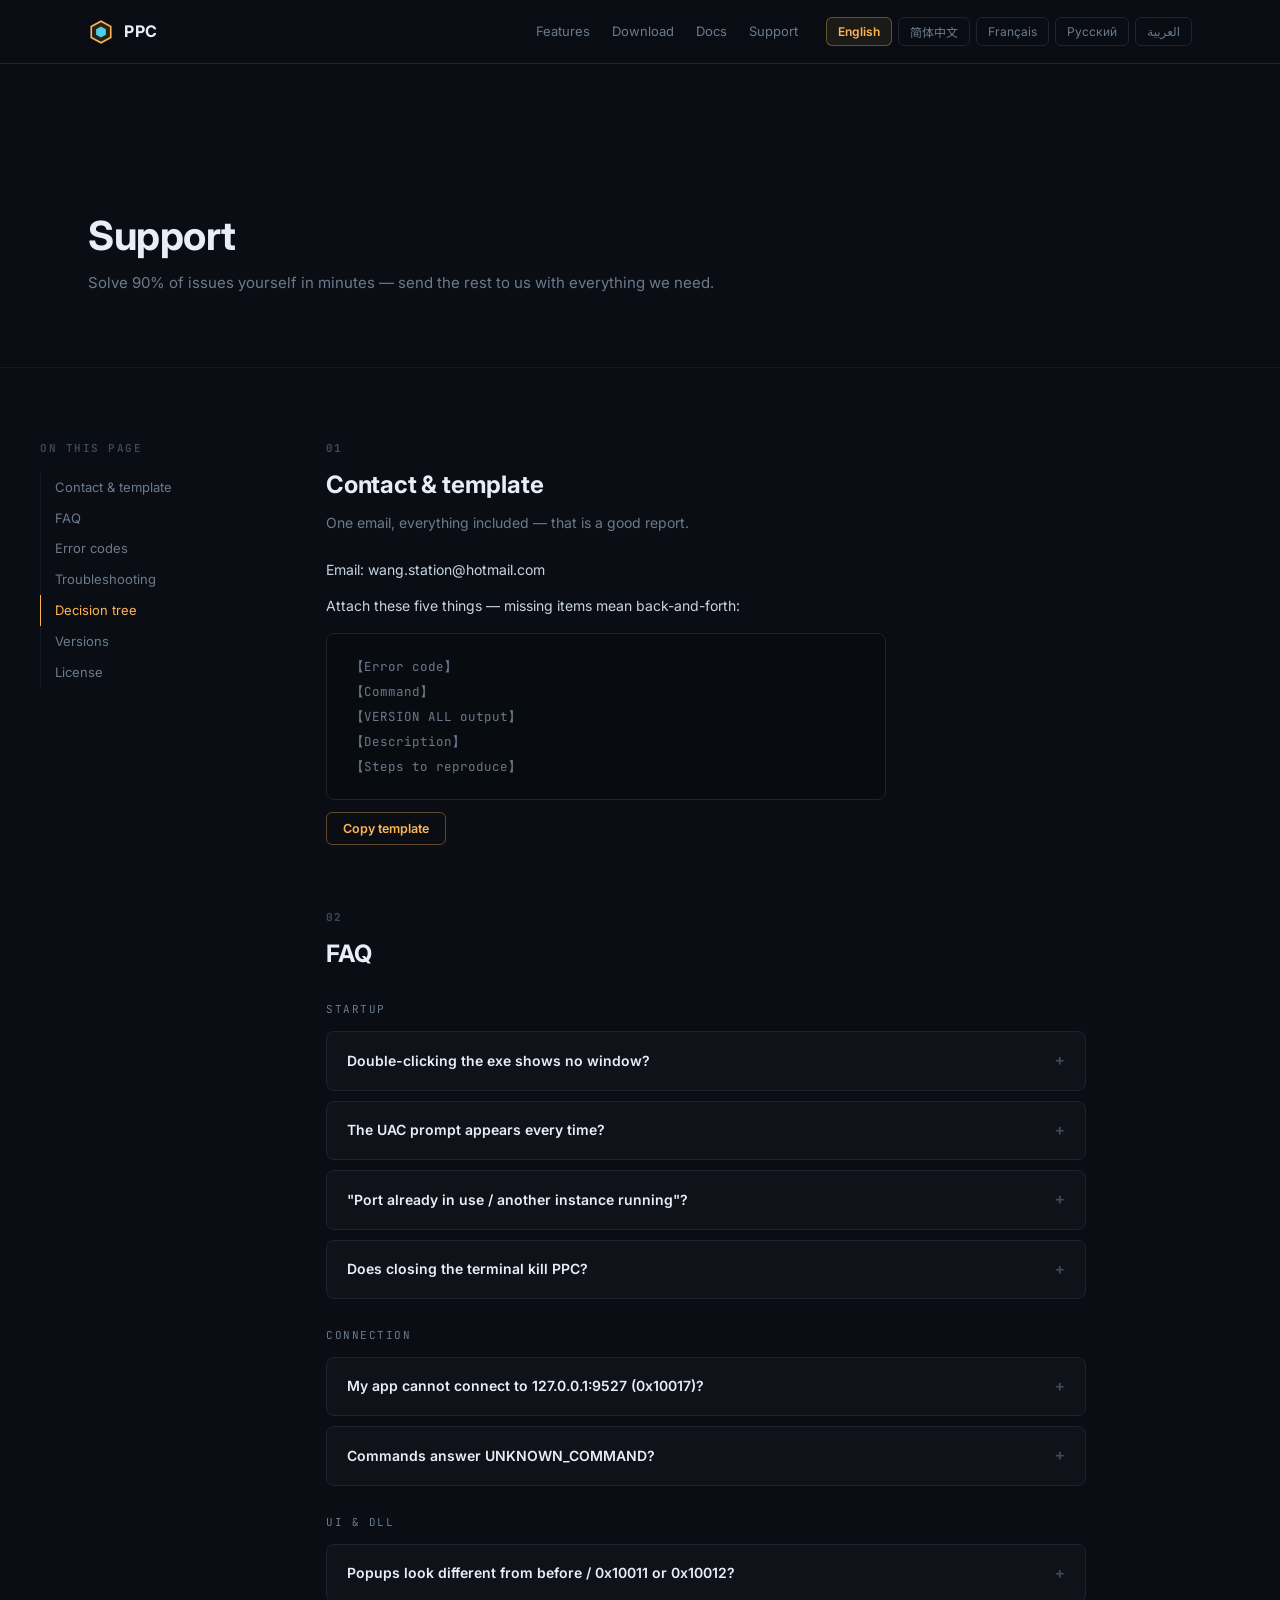
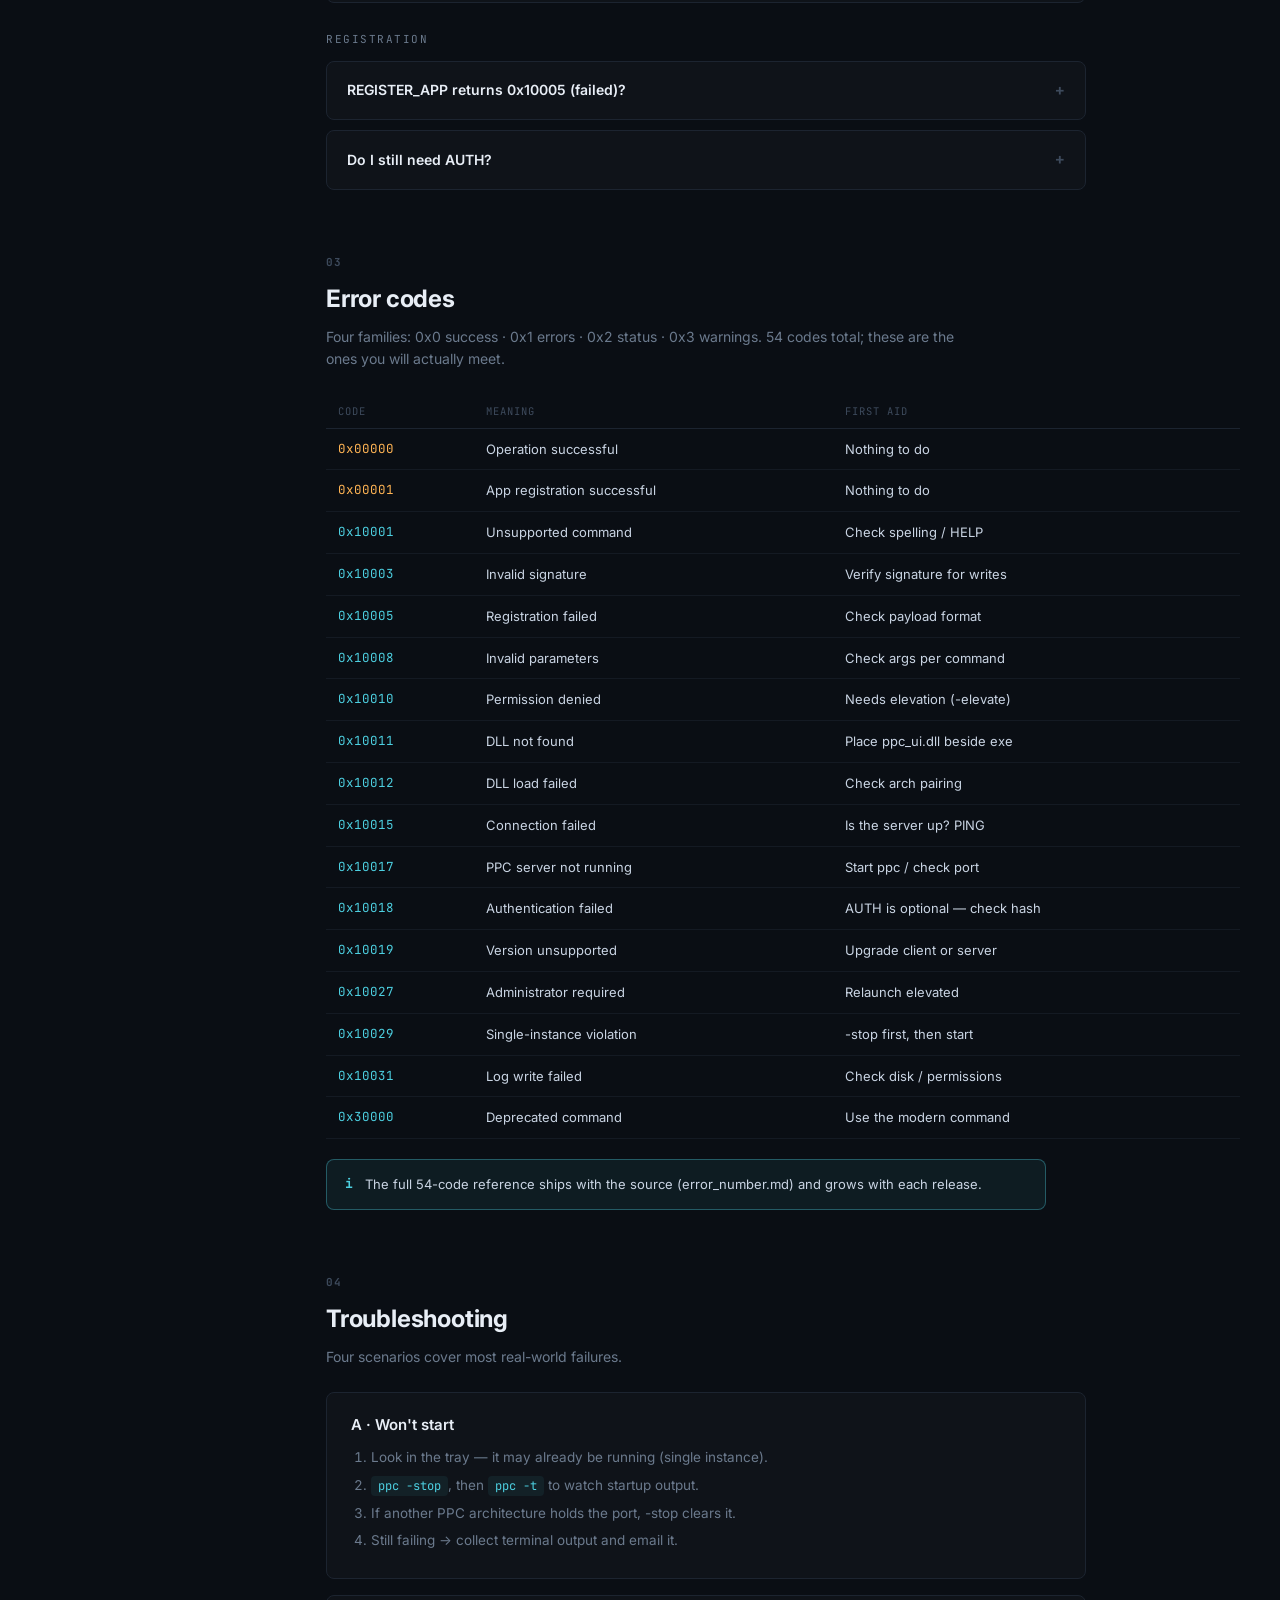
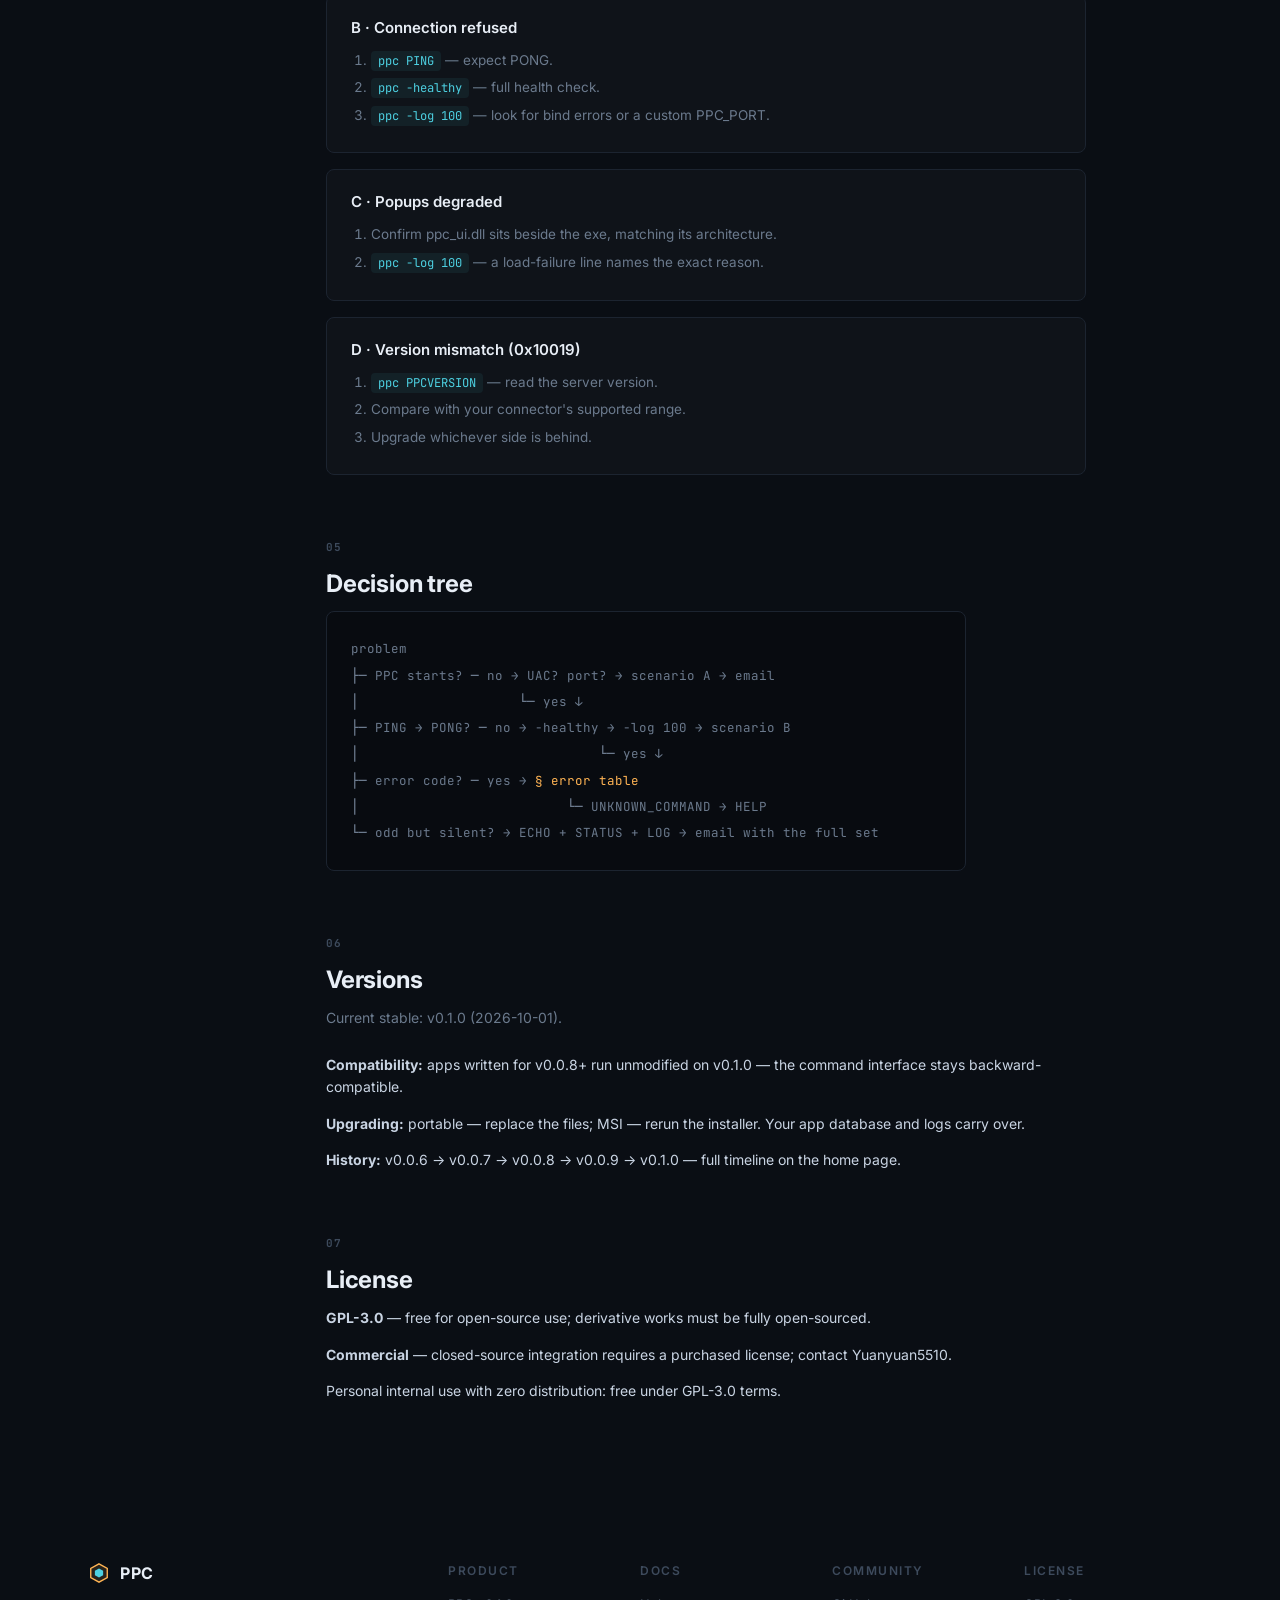
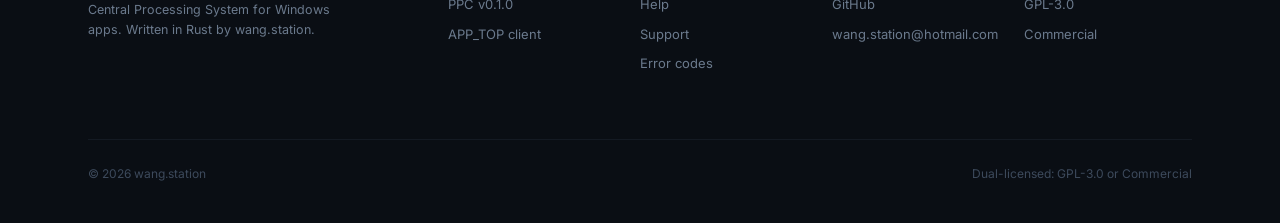
<file: ppc/support/index.html>
<!DOCTYPE html>
<html lang="en"><head>
<meta charset="UTF-8">
<meta name="viewport" content="width=device-width, initial-scale=1.0">
<meta name="description" content="PPC support, frequently asked questions, error codes, troubleshooting steps, and contact information." data-description-i18n="st-lead">
<title>PPC — Support</title>
<link rel="preconnect" href="https://fonts.googleapis.com">
<link rel="preconnect" href="https://fonts.gstatic.com" crossorigin="">
<link href="https://fonts.googleapis.com/css2?family=Inter:wght@400;600;700&amp;family=Noto+Sans+SC:wght@400;700&amp;family=Noto+Sans+Arabic:wght@400;700&amp;family=JetBrains+Mono:wght@400;700&amp;display=swap" rel="stylesheet">
<link rel="stylesheet" href="../assets/style.css">
<meta name="theme-color" content="#0a0e14">
<link rel="icon" href="../assets/ppc.ico" type="image/x-icon">
<meta property="og:title" content="PPC — Support">
<meta property="og:description" content="PPC support, frequently asked questions, error codes, troubleshooting steps, and contact information.">
<meta property="og:type" content="website">
<link rel="canonical" href="https://practice-plan.wangstation.dpdns.org/common/ppc/support/index.html"><meta property="og:url" content="https://practice-plan.wangstation.dpdns.org/common/ppc/support/index.html"><meta property="og:locale" content="en_US"></head>
<body>
<nav>
  <div class="wrap">
    <a href="../index.html" class="brand">
      <svg width="26" height="26" viewBox="0 0 24 24" fill="none"><polygon points="12,2 21,7 21,17 12,22 3,17 3,7" stroke="#ffb454" stroke-width="1.5" fill="rgba(255,180,84,0.12)"></polygon><polygon points="12,7 16.5,9.5 16.5,14.5 12,17 7.5,14.5 7.5,9.5" fill="#4dd0e1"></polygon></svg>
      PPC
    </a>
    <div class="navlinks">
      <a href="../index.html#features" data-i18n="nav-features">Features</a>
      <a href="../index.html#download" data-i18n="nav-download">Download</a>
      <a href="../docs/index.html" data-i18n="nav-docs">Docs</a>
      <a href="#" class="on" data-i18n="nav-sup">Support</a>
    </div>
    <div class="langbar" role="group" aria-label="Language">
      <button class="lg" type="button" data-lang="en" lang="en" aria-pressed="false">English</button>
      <button class="lg" type="button" data-lang="zh" lang="zh-CN" aria-pressed="false">简体中文</button>
      <button class="lg" type="button" data-lang="fr" lang="fr" aria-pressed="false">Français</button>
      <button class="lg" type="button" data-lang="ru" lang="ru" aria-pressed="false">Русский</button>
      <button class="lg" type="button" data-lang="ar" lang="ar" aria-pressed="false">العربية</button>
    </div>
  </div>
</nav>

<header class="phero">
  <div class="wrap">
    <h1 data-i18n="st-title">Support</h1>
    <p class="lead sub" data-i18n="st-lead">Solve 90% of issues yourself in minutes — send the rest to us with everything we need.</p>
  </div>
</header>

<div class="wrap docbody">
  <aside class="toc" aria-label="Contents">
    <div class="t" data-i18n="toc-on">On this page</div>
    <a href="#contact" class="on" data-i18n="ct-t">Contact &amp; template</a>
    <a href="#faq" data-i18n="faq-t">FAQ</a>
    <a href="#codes" data-i18n="err-t">Error codes</a>
    <a href="#scenarios" data-i18n="sc-t">Troubleshooting</a>
    <a href="#tree" data-i18n="tr-t">Decision tree</a>
    <a href="#versions" data-i18n="vp-t">Versions</a>
    <a href="#license" data-i18n="li-t">License</a>
  </aside>

  <main class="doc">
    <h3 id="contact"><span class="anchor">01</span><span data-i18n="ct-t">Contact &amp; template</span></h3>
    <p class="dlead" data-i18n="ct-lead">One email, everything included — that is a good report.</p>
    <p data-i18n="ct-mail">Email: <a href="mailto:wang.station@hotmail.com">wang.station@hotmail.com</a></p>
    <p data-i18n="ct-need">Attach these five things — missing items mean back-and-forth:</p>
    <div class="report">【Error code】<br>【Command】<br>【VERSION ALL output】<br>【Description】<br>【Steps to reproduce】</div>
    <button class="copybtn" data-copy=".report" data-label="Copy template" data-ok="✓ Copied" data-i18n="copy-btn">Copy template</button>

    <h3 id="faq"><span class="anchor">02</span><span data-i18n="faq-t">FAQ</span></h3>
    <div class="faqgrp" data-i18n="fq-g1">Startup</div>
    <details class="faq"><summary data-i18n="fq1-q">Double-clicking the exe shows no window?</summary><div class="a" data-i18n="fq1-a">That is tray mode — the default. Check the tray area (it may be folded behind ^). Use <code>ppc -t</code> for a console.</div></details>
    <details class="faq"><summary data-i18n="fq2-q">The UAC prompt appears every time?</summary><div class="a" data-i18n="fq2-a">v0.1.0 requests elevation on launch by design. During debugging use <code>ppc -t</code> or <code>ppc -no-elevate</code>.</div></details>
    <details class="faq"><summary data-i18n="fq3-q">"Port already in use / another instance running"?</summary><div class="a" data-i18n="fq3-a"><code>ppc</code> and <code>ppc32</code> share port 9527 with mutual exclusion — by design. Run <code>ppc -stop</code>, then start the architecture you want.</div></details>
    <details class="faq"><summary data-i18n="fq4-q">Does closing the terminal kill PPC?</summary><div class="a" data-i18n="fq4-a">No. A global console-control handler keeps the background instance alive (v0.1.0+).</div></details>
    <div class="faqgrp" data-i18n="fq-g2">Connection</div>
    <details class="faq"><summary data-i18n="fq5-q">My app cannot connect to 127.0.0.1:9527 (0x10017)?</summary><div class="a" data-i18n="fq5-a">Confirm PPC is running (tray icon / <code>ppc PING</code>), that the client targets the right port (<code>PPC_PORT</code>), and that you connect via 127.0.0.1 — not localhost aliases with proxies.</div></details>
    <details class="faq"><summary data-i18n="fq6-q">Commands answer UNKNOWN_COMMAND?</summary><div class="a" data-i18n="fq6-a">Check the spelling, then compare against <code>HELP</code>. Very old PPC versions lack newer commands — upgrade to v0.1.0.</div></details>
    <div class="faqgrp" data-i18n="fq-g3">UI &amp; DLL</div>
    <details class="faq"><summary data-i18n="fq7-q">Popups look different from before / 0x10011 or 0x10012?</summary><div class="a" data-i18n="fq7-a">The native UI needs <code>ppc_ui.dll</code> beside the exe, matching its architecture. Missing or mismatched → PPC silently falls back to the built-in Win32 stub. Fix the file pairing and restart.</div></details>
    <div class="faqgrp" data-i18n="fq-g4">Registration</div>
    <details class="faq"><summary data-i18n="fq8-q">REGISTER_APP returns 0x10005 (failed)?</summary><div class="a" data-i18n="fq8-a">Check the payload format — <code>app_id|version|exe_path</code> on one line, pipe-separated — and that your signature is valid for the build.</div></details>
    <details class="faq"><summary data-i18n="fq9-q">Do I still need AUTH?</summary><div class="a" data-i18n="fq9-a">No. Since v0.0.8 all commands are open. AUTH is optional identity — used only so <code>APPLOG</code> and log lines show your app instead of a guest.</div></details>

    <h3 id="codes"><span class="anchor">03</span><span data-i18n="err-t">Error codes</span></h3>
    <p class="dlead" data-i18n="err-lead">Four families: 0x0 success · 0x1 errors · 0x2 status · 0x3 warnings. 54 codes total; these are the ones you will actually meet.</p>
    <table class="tbl">
      <thead><tr><th data-i18n="err-h-c">Code</th><th data-i18n="err-h-m">Meaning</th><th data-i18n="err-h-f">First aid</th></tr></thead>
      <tbody>
        <tr><td class="code amber">0x00000</td><td data-i18n="e1">Operation successful</td><td data-i18n="ea1">Nothing to do</td></tr>
        <tr><td class="code amber">0x00001</td><td data-i18n="e2">App registration successful</td><td data-i18n="ea1">Nothing to do</td></tr>
        <tr><td class="code">0x10001</td><td data-i18n="e3">Unsupported command</td><td data-i18n="ea3">Check spelling / HELP</td></tr>
        <tr><td class="code">0x10003</td><td data-i18n="e4">Invalid signature</td><td data-i18n="ea4">Verify signature for writes</td></tr>
        <tr><td class="code">0x10005</td><td data-i18n="e5">Registration failed</td><td data-i18n="ea5">Check payload format</td></tr>
        <tr><td class="code">0x10008</td><td data-i18n="e6">Invalid parameters</td><td data-i18n="ea6">Check args per command</td></tr>
        <tr><td class="code">0x10010</td><td data-i18n="e7">Permission denied</td><td data-i18n="ea7">Needs elevation (-elevate)</td></tr>
        <tr><td class="code">0x10011</td><td data-i18n="e8">DLL not found</td><td data-i18n="ea8">Place ppc_ui.dll beside exe</td></tr>
        <tr><td class="code">0x10012</td><td data-i18n="e9">DLL load failed</td><td data-i18n="ea9">Check arch pairing</td></tr>
        <tr><td class="code">0x10015</td><td data-i18n="e10">Connection failed</td><td data-i18n="ea10">Is the server up? PING</td></tr>
        <tr><td class="code">0x10017</td><td data-i18n="e11">PPC server not running</td><td data-i18n="ea11">Start ppc / check port</td></tr>
        <tr><td class="code">0x10018</td><td data-i18n="e12">Authentication failed</td><td data-i18n="ea12">AUTH is optional — check hash</td></tr>
        <tr><td class="code">0x10019</td><td data-i18n="e13">Version unsupported</td><td data-i18n="ea13">Upgrade client or server</td></tr>
        <tr><td class="code">0x10027</td><td data-i18n="e14">Administrator required</td><td data-i18n="ea14">Relaunch elevated</td></tr>
        <tr><td class="code">0x10029</td><td data-i18n="e15">Single-instance violation</td><td data-i18n="ea15">-stop first, then start</td></tr>
        <tr><td class="code">0x10031</td><td data-i18n="e16">Log write failed</td><td data-i18n="ea16">Check disk / permissions</td></tr>
        <tr><td class="code">0x30000</td><td data-i18n="e17">Deprecated command</td><td data-i18n="ea17">Use the modern command</td></tr>
      </tbody>
    </table>
    <div class="callout cy"><span class="ic">i</span><span data-i18n="err-note">The full 54-code reference ships with the source (error_number.md) and grows with each release.</span></div>

    <h3 id="scenarios"><span class="anchor">04</span><span data-i18n="sc-t">Troubleshooting</span></h3>
    <p class="dlead" data-i18n="sc-lead">Four scenarios cover most real-world failures.</p>
    <div class="scn">
      <div class="card"><h4 data-i18n="sc1-t">A · Won't start</h4><ol>
        <li data-i18n="sc1-1">Look in the tray — it may already be running (single instance).</li>
        <li data-i18n="sc1-2"><code>ppc -stop</code>, then <code>ppc -t</code> to watch startup output.</li>
        <li data-i18n="sc1-3">If another PPC architecture holds the port, -stop clears it.</li>
        <li data-i18n="sc1-4">Still failing → collect terminal output and email it.</li>
      </ol></div>
      <div class="card"><h4 data-i18n="sc2-t">B · Connection refused</h4><ol>
        <li data-i18n="sc2-1"><code>ppc PING</code> — expect PONG.</li>
        <li data-i18n="sc2-2"><code>ppc -healthy</code> — full health check.</li>
        <li data-i18n="sc2-3"><code>ppc -log 100</code> — look for bind errors or a custom PPC_PORT.</li>
      </ol></div>
      <div class="card"><h4 data-i18n="sc3-t">C · Popups degraded</h4><ol>
        <li data-i18n="sc3-1">Confirm ppc_ui.dll sits beside the exe, matching its architecture.</li>
        <li data-i18n="sc3-2"><code>ppc -log 100</code> — a load-failure line names the exact reason.</li>
      </ol></div>
      <div class="card"><h4 data-i18n="sc4-t">D · Version mismatch (0x10019)</h4><ol>
        <li data-i18n="sc4-1"><code>ppc PPCVERSION</code> — read the server version.</li>
        <li data-i18n="sc4-2">Compare with your connector's supported range.</li>
        <li data-i18n="sc4-3">Upgrade whichever side is behind.</li>
      </ol></div>
    </div>

    <h3 id="tree"><span class="anchor">05</span><span data-i18n="tr-t">Decision tree</span></h3>
    <div class="tree">problem<br>├─ PPC starts? ─ no → <span data-i18n="tr-1">UAC? port? → scenario A → email</span><br>│&nbsp;&nbsp;&nbsp;&nbsp;&nbsp;&nbsp;&nbsp;&nbsp;&nbsp;&nbsp;&nbsp;&nbsp;&nbsp;&nbsp;&nbsp;&nbsp;&nbsp;&nbsp;&nbsp;&nbsp;└─ yes ↓<br>├─ PING → PONG? ─ no → -healthy → -log 100 → <span data-i18n="tr-2">scenario B</span><br>│&nbsp;&nbsp;&nbsp;&nbsp;&nbsp;&nbsp;&nbsp;&nbsp;&nbsp;&nbsp;&nbsp;&nbsp;&nbsp;&nbsp;&nbsp;&nbsp;&nbsp;&nbsp;&nbsp;&nbsp;&nbsp;&nbsp;&nbsp;&nbsp;&nbsp;&nbsp;&nbsp;&nbsp;&nbsp;&nbsp;└─ yes ↓<br>├─ error code? ─ yes → <span class="ok" data-i18n="tr-3">§ error table</span><br>│&nbsp;&nbsp;&nbsp;&nbsp;&nbsp;&nbsp;&nbsp;&nbsp;&nbsp;&nbsp;&nbsp;&nbsp;&nbsp;&nbsp;&nbsp;&nbsp;&nbsp;&nbsp;&nbsp;&nbsp;&nbsp;&nbsp;&nbsp;&nbsp;&nbsp;&nbsp;└─ UNKNOWN_COMMAND → HELP<br>└─ odd but silent? → ECHO + STATUS + LOG → <span data-i18n="tr-4">email with the full set</span></div>

    <h3 id="versions"><span class="anchor">06</span><span data-i18n="vp-t">Versions</span></h3>
    <p class="dlead" data-i18n="vp-lead">Current stable: v0.1.0 (2026-10-01).</p>
    <p data-i18n="vp-1"><b>Compatibility:</b> apps written for v0.0.8+ run unmodified on v0.1.0 — the command interface stays backward-compatible.</p>
    <p data-i18n="vp-2"><b>Upgrading:</b> portable — replace the files; MSI — rerun the installer. Your app database and logs carry over.</p>
    <p data-i18n="vp-3"><b>History:</b> v0.0.6 → v0.0.7 → v0.0.8 → v0.0.9 → v0.1.0 — full timeline on the <a href="../index.html#versions">home page</a>.</p>

    <h3 id="license"><span class="anchor">07</span><span data-i18n="li-t">License</span></h3>
    <p data-i18n="li-1"><b>GPL-3.0</b> — free for open-source use; derivative works must be fully open-sourced.</p>
    <p data-i18n="li-2"><b>Commercial</b> — closed-source integration requires a purchased license; contact Yuanyuan5510.</p>
    <p data-i18n="li-3">Personal internal use with zero distribution: free under GPL-3.0 terms.</p>
  </main>
</div>

<footer>
  <div class="wrap">
    <div class="fcols">
      <div>
        <div class="brand" style="margin-bottom:14px">
          <svg width="22" height="22" viewBox="0 0 24 24" fill="none"><polygon points="12,2 21,7 21,17 12,22 3,17 3,7" stroke="#ffb454" stroke-width="1.5" fill="rgba(255,180,84,0.12)"></polygon><polygon points="12,7 16.5,9.5 16.5,14.5 12,17 7.5,14.5 7.5,9.5" fill="#4dd0e1"></polygon></svg>
          PPC
        </div>
        <p class="fabout" data-i18n="ft-about">Central Processing System for Windows apps. Written in Rust by wang.station.</p>
      </div>
      <div><h5 data-i18n="ft-prod">Product</h5><span>PPC v0.1.0</span><span data-i18n="ft-app">APP_TOP client</span></div>
      <div><h5 data-i18n="ft-doc">Docs</h5><a href="../docs/index.html" data-i18n="ft-help">Help</a><a href="#" data-i18n="ft-sup">Support</a><a href="#codes" data-i18n="ft-err">Error codes</a></div>
      <div><h5 data-i18n="ft-comm">Community</h5><a href="https://github.com/Practice-Plan/Practice-Plan/releases" target="_blank" rel="noopener">GitHub</a><a href="mailto:wang.station@hotmail.com">wang.station@hotmail.com</a></div>
      <div><h5 data-i18n="ft-lic">License</h5><span>GPL-3.0</span><span data-i18n="ft-com">Commercial</span></div>
    </div>
    <div class="fbottom">
      <span>© 2026 wang.station</span>
      <span data-i18n="ft-dual">Dual-licensed: GPL-3.0 or Commercial</span>
    </div>
  </div>
</footer>

<script>
window.PPC_TITLE = {
  en:'PPC — Support', zh:'PPC — 支持', fr:'PPC — Assistance',
  ru:'PPC — Поддержка', ar:'PPC — الدعم'
};
window.PPC_I18N = {
en:{'copy-btn':'Copy template','copy-ok':'✓ Copied'},
zh:{
  'nav-features':'能力','nav-download':'下载','nav-docs':'文档','nav-sup':'支持',
  'st-title':'支持','st-lead':'90% 的问题几分钟自助解决——剩下的按模板发给我们，一次到位。',
  'toc-on':'本页内容',
  'ct-t':'联系与模板','ct-lead':'一封邮件、五项齐全——就是一份好报告。',
  'ct-mail':'邮箱：wang.station@hotmail.com','ct-need':'附上这五项——缺项会来回追问：',
  'copy-btn':'复制模板','copy-ok':'✓ 已复制',
  'faq-t':'常见问题',
  'fq-g1':'启动','fq1-q':'双击 exe 没有窗口？','fq1-a':'那是托盘模式——默认行为。看系统托盘区（可能折叠在 ^ 里）。要控制台用 ppc -t。',
  'fq2-q':'UAC 弹窗每次都出现？','fq2-a':'v0.1.0 设计为启动即请求提权。调试期用 ppc -t 或 ppc -no-elevate。',
  'fq3-q':'提示"端口被占用/另一实例在运行"？','fq3-a':'ppc 与 ppc32 共享 9527 且互斥——设计行为。先 ppc -stop，再启动你要的架构。',
  'fq4-q':'关掉终端会杀掉 PPC 吗？','fq4-a':'不会。全局控制台处理器保证后台实例存活（v0.1.0+）。',
  'fq-g2':'连接','fq5-q':'应用连不上 127.0.0.1:9527（0x10017）？','fq5-a':'确认 PPC 在运行（托盘图标 / ppc PING）、客户端端口与 PPC_PORT 一致、用 127.0.0.1 而非代理别名。',
  'fq6-q':'命令返回 UNKNOWN_COMMAND？','fq6-a':'先查拼写，再对照 HELP。过旧的 PPC 版本没有新命令——升级到 v0.1.0。',
  'fq-g3':'界面与 DLL','fq7-q':'弹窗样式变了 / 0x10011、0x10012？','fq7-a':'原生 UI 需要 exe 旁配对架构的 ppc_ui.dll。缺失或不匹配时 PPC 静默回退内置 Win32 桩。修好配对并重启。',
  'fq-g4':'注册','fq8-q':'REGISTER_APP 返回 0x10005（失败）？','fq8-a':'检查载荷格式——单行 app_id|version|exe_path 竖线分隔——以及签名对该构建有效。',
  'fq9-q':'还需要 AUTH 吗？','fq9-a':'不需要。v0.0.8 起全部命令开放。AUTH 是可选身份——仅让 APPLOG 和日志显示你的应用而非 guest。',
  'err-t':'错误码','err-lead':'四个家族：0x0 成功 · 0x1 错误 · 0x2 状态 · 0x3 警告，共 54 个。下面是你真正会遇到的。',
  'err-h-c':'错误码','err-h-m':'含义','err-h-f':'急救',
  'e1':'操作成功','e2':'应用注册成功','e3':'不支持的命令','e4':'签名无效','e5':'注册失败','e6':'参数无效','e7':'权限拒绝',
  'e8':'DLL 未找到','e9':'DLL 加载失败','e10':'连接失败','e11':'PPC 服务未运行','e12':'认证失败','e13':'版本不支持',
  'e14':'需要管理员','e15':'单实例冲突','e16':'日志写入失败','e17':'命令已废弃',
  'ea1':'无需处理','ea3':'查拼写 / HELP','ea4':'写操作需有效签名','ea5':'检查载荷格式','ea6':'按命令核对参数','ea7':'需提权（-elevate）',
  'ea8':'ppc_ui.dll 放 exe 旁','ea9':'检查架构配对','ea10':'服务起了吗？PING','ea11':'启动 ppc / 查端口','ea12':'AUTH 可选——查哈希',
  'ea13':'升级客户端或服务端','ea14':'提权后重启','ea15':'先 -stop 再启动','ea16':'查磁盘 / 权限','ea17':'改用新命令',
  'err-note':'完整 54 码参考随源码发布（error_number.md），随版本更新扩充。',
  'sc-t':'故障排查','sc-lead':'四个场景覆盖绝大多数真实故障。',
  'sc1-t':'A · 无法启动','sc1-1':'看托盘——可能已在运行（单实例）。','sc1-2':'ppc -stop，然后 ppc -t 观察启动输出。',
  'sc1-3':'若另一架构的 PPC 占着端口，-stop 清掉。','sc1-4':'仍失败 → 收集终端输出发邮件。',
  'sc2-t':'B · 连接被拒','sc2-1':'ppc PING——应返回 PONG。','sc2-2':'ppc -healthy——完整健康检查。','sc2-3':'ppc -log 100——找绑定错误或自定义 PPC_PORT。',
  'sc3-t':'C · 弹窗降级','sc3-1':'确认 ppc_ui.dll 在 exe 旁且架构配对。','sc3-2':'ppc -log 100——加载失败行会给出确切原因。',
  'sc4-t':'D · 版本不匹配（0x10019）','sc4-1':'ppc PPCVERSION——读服务端版本。','sc4-2':'对照连接器支持范围。','sc4-3':'升级落后的一侧。',
  'tr-t':'排查决策树',
  'tr-1':'UAC？端口？→ 场景 A → 邮件','tr-2':'场景 B','tr-3':'§ 错误码表','tr-4':'带全套结果发邮件',
  'vp-t':'版本政策','vp-lead':'当前稳定版：v0.1.0（2026-10-01）。',
  'vp-1':'兼容性：v0.0.8+ 的应用在 v0.1.0 上零修改运行——命令接口保持向后兼容。',
  'vp-2':'升级：便携版直接替换文件；MSI 重跑安装器。应用数据库与日志平滑迁移。',
  'vp-3':'历史：v0.0.6 → v0.0.7 → v0.0.8 → v0.0.9 → v0.1.0——完整时间轴见<a href="../index.html#versions">主页</a>。',
  'li-t':'许可','li-1':'GPL-3.0——开源免费；衍生作品须整体开源。','li-2':'商业许可——闭源集成需购买授权，联系 Yuanyuan5510。',
  'li-3':'个人内部使用零分发：免费，适用 GPL-3.0 条款。',
  'ft-about':'面向 Windows 应用的中央处理系统。Rust 实现，作者 wang.station。','ft-prod':'产品','ft-app':'APP_TOP 客户端',
  'ft-doc':'文档','ft-help':'帮助','ft-sup':'支持','ft-err':'错误码','ft-comm':'社区','ft-lic':'许可','ft-com':'商业授权',
  'ft-dual':'双许可：GPL-3.0 或商业授权'
},
ru:{
  'nav-features':'Возможности','nav-download':'Скачать','nav-docs':'Документация','nav-sup':'Поддержка',
  'st-title':'Поддержка','st-lead':'90% проблем решаются самостоятельно за минуты — остальное присылайте по шаблону.',
  'toc-on':'На этой странице',
  'ct-t':'Контакты и шаблон','ct-lead':'Одно письмо со всем необходимым — это хороший отчёт.',
  'ct-mail':'Почта: wang.station@hotmail.com','ct-need':'Приложите пять пунктов — без них начнётся переписка:',
  'copy-btn':'Скопировать шаблон','copy-ok':'✓ Скопировано',
  'faq-t':'Частые вопросы',
  'fq-g1':'Запуск','fq1-q':'Двойной клик — и нет окна?','fq1-a':'Это режим трея, он по умолчанию. Загляните в трей (может быть за ^). Консоль: ppc -t.',
  'fq2-q':'UAC появляется каждый раз?','fq2-a':'Так задумано в v0.1.0. Для отладки — ppc -t или ppc -no-elevate.',
  'fq3-q':'«Порт занят / уже запущен другой экземпляр»?','fq3-a':'ppc и ppc32 делят 9527 и взаимоисключаются — так и должно быть. Сначала ppc -stop.',
  'fq4-q':'Закрытие терминала убивает PPC?','fq4-a':'Нет. Обработчик сигналов сохраняет фоновый процесс (v0.1.0+).',
  'fq-g2':'Соединение','fq5-q':'Нет связи с 127.0.0.1:9527 (0x10017)?','fq5-a':'Проверьте, что PPC запущен (трей / PING), порт совпадает с PPC_PORT, подключение идёт на 127.0.0.1.',
  'fq6-q':'Отвечает UNKNOWN_COMMAND?','fq6-a':'Проверьте написание и HELP. Старые версии не знают новых команд — обновитесь до v0.1.0.',
  'fq-g3':'UI и DLL','fq7-q':'Всплывающие окна изменились / 0x10011, 0x10012?','fq7-a':'Нативному UI нужна ppc_ui.dll рядом с exe той же архитектуры. При несовпадении PPC молча переходит на встроенную замену.',
  'fq-g4':'Регистрация','fq8-q':'REGISTER_APP возвращает 0x10005?','fq8-a':'Проверьте формат (app_id|version|exe_path одной строкой) и подпись.',
  'fq9-q':'Нужен ли AUTH?','fq9-a':'Нет. С v0.0.8 все команды открыты. AUTH — необязательная идентификация для логов.',
  'err-t':'Коды ошибок','err-lead':'Четыре семейства: 0x0 успех · 0x1 ошибки · 0x2 статус · 0x3 предупреждения, всего 54. Встречаются эти:',
  'err-h-c':'Код','err-h-m':'Значение','err-h-f':'Первая помощь',
  'e1':'Успех','e2':'Регистрация успешна','e3':'Команда не поддерживается','e4':'Подпись недействительна','e5':'Регистрация не удалась','e6':'Неверные параметры','e7':'Доступ запрещён',
  'e8':'DLL не найдена','e9':'DLL не загрузилась','e10':'Сбой соединения','e11':'Сервер не запущен','e12':'Ошибка аутентификации','e13':'Версия не поддерживается',
  'e14':'Нужны права администратора','e15':'Нарушение единственности','e16':'Ошибка записи лога','e17':'Команда устарела',
  'ea1':'Действий не требуется','ea3':'Проверьте написание / HELP','ea4':'Для записи нужна подпись','ea5':'Проверьте формат','ea6':'Проверьте аргументы','ea7':'Нужно повышение (-elevate)',
  'ea8':'Положите ppc_ui.dll рядом','ea9':'Проверьте парность архитектур','ea10':'Сервер жив? PING','ea11':'Запустите ppc / порт','ea12':'AUTH необязателен — проверьте хэш',
  'ea13':'Обновите клиент или сервер','ea14':'Перезапуск с повышением','ea15':'Сначала -stop','ea16':'Диск / права','ea17':'Перейдите на новую команду',
  'err-note':'Полный справочник из 54 кодов идёт с исходниками (error_number.md) и пополняется.',
  'sc-t':'Устранение неполадок','sc-lead':'Четыре сценария покрывают большинство сбоев.',
  'sc1-t':'A · Не запускается','sc1-1':'Посмотрите в трей — возможно, уже работает.','sc1-2':'ppc -stop, затем ppc -t и смотрите вывод.',
  'sc1-3':'Если порт держит другая архитектура — -stop освободит.','sc1-4':'Не помогло → вывод в письме.',
  'sc2-t':'B · Отказ соединения','sc2-1':'ppc PING — ждём PONG.','sc2-2':'ppc -healthy — полная проверка.','sc2-3':'ppc -log 100 — ищите ошибки бинда.',
  'sc3-t':'C · Окна деградировали','sc3-1':'Проверьте ppc_ui.dll рядом с exe.','sc3-2':'ppc -log 100 назовёт причину.',
  'sc4-t':'D · Несовпадение версий (0x10019)','sc4-1':'ppc PPCVERSION.','sc4-2':'Сверьте с поддержкой коннектора.','sc4-3':'Обновите отстающую сторону.',
  'tr-t':'Дерево решений',
  'tr-1':'UAC? порт? → сценарий A → письмо','tr-2':'сценарий B','tr-3':'§ таблица кодов','tr-4':'письмо со всем набором',
  'vp-t':'Версии','vp-lead':'Актуальный стабильный релиз: v0.1.0 (2026-10-01).',
  'vp-1':'Совместимость: приложения для v0.0.8+ работают на v0.1.0 без изменений.','vp-2':'Обновление: portable — заменой файлов; MSI — повторным запуском.',
  'vp-3':'История: v0.0.6 → v0.1.0 — вся лента на <a href="../index.html#versions">главной</a>.',
  'li-t':'Лицензия','li-1':'GPL-3.0 — бесплатно для open-source; производные открываются целиком.','li-2':'Коммерческая — для закрытых интеграций, свяжитесь с Yuanyuan5510.',
  'li-3':'Личное внутреннее использование без распространения — бесплатно по GPL-3.0.',
  'ft-about':'Центральная система обработки для Windows-приложений. Rust, автор wang.station.','ft-prod':'Продукт','ft-app':'Клиент APP_TOP',
  'ft-doc':'Документация','ft-help':'Справка','ft-sup':'Поддержка','ft-err':'Коды ошибок','ft-comm':'Сообщество','ft-lic':'Лицензия','ft-com':'Коммерческая',
  'ft-dual':'Двойная лицензия: GPL-3.0 или коммерческая'
},
fr:{
  'nav-features':'Fonctionnalités','nav-download':'Télécharger','nav-docs':'Documentation','nav-sup':'Assistance',
  'st-title':'Assistance','st-lead':'Résolvez vous-même 90 % des problèmes en quelques minutes ; pour le reste, envoyez-nous tous les éléments utiles.',
  'toc-on':'Sur cette page','ct-t':'Contact et modèle','faq-t':'FAQ','err-t':'Codes d’erreur','sc-t':'Dépannage','tr-t':'Arbre de décision','vp-t':'Versions','li-t':'Licence',
  'ct-lead':'Un seul e-mail contenant toutes les informations : voilà un bon signalement.',
  'ct-mail':'E-mail : wang.station@hotmail.com','ct-need':'Joignez ces cinq éléments pour éviter les échanges inutiles :',
  'copy-btn':'Copier le modèle','copy-ok':'✓ Copié','fq-g1':'Démarrage','fq-g2':'Connexion','fq-g3':'Interface et DLL','fq-g4':'Enregistrement',
  'fq1-q':'Un double-clic sur le fichier ne montre aucune fenêtre ?','fq1-a':'C’est le mode barre système, activé par défaut. Vérifiez la zone de notification. Utilisez ppc -t pour ouvrir la console.',
  'fq2-q':'La demande UAC apparaît à chaque fois ?','fq2-a':'C’est le comportement prévu dans v0.1.0. Pour le débogage, utilisez ppc -t ou ppc -no-elevate.',
  'fq3-q':'« Port déjà utilisé / une autre instance est en cours » ?','fq3-a':'ppc et ppc32 partagent le port 9527 et sont mutuellement exclusifs. Exécutez ppc -stop avant de relancer.',
  'fq4-q':'Fermer le terminal arrête-t-il PPC ?','fq4-a':'Non. Un gestionnaire global maintient le processus en arrière-plan (v0.1.0 et versions ultérieures).',
  'fq5-q':'Mon application ne se connecte pas à 127.0.0.1:9527 (0x10017) ?','fq5-a':'Vérifiez que PPC fonctionne, que le port PPC_PORT est correct et que le client se connecte directement à 127.0.0.1.',
  'fq6-q':'Les commandes répondent UNKNOWN_COMMAND ?','fq6-a':'Vérifiez l’orthographe et la commande HELP. Les anciennes versions ne connaissent pas les nouvelles commandes : passez à v0.1.0.',
  'fq7-q':'Les fenêtres ont changé / erreur 0x10011 ou 0x10012 ?','fq7-a':'ppc_ui.dll doit se trouver à côté de l’exécutable et correspondre à son architecture. Vérifiez les fichiers, puis redémarrez.',
  'fq8-q':'REGISTER_APP renvoie 0x10005 ?','fq8-a':'Vérifiez le format app_id|version|exe_path sur une seule ligne, séparé par |, ainsi que la validité de la signature.',
  'fq9-q':'AUTH est-il encore nécessaire ?','fq9-a':'Non. Depuis v0.0.8, toutes les commandes sont ouvertes. AUTH est une identité facultative utilisée dans les journaux.',
  'err-lead':'Quatre familles : 0x0 succès · 0x1 erreurs · 0x2 état · 0x3 avertissements. 54 codes au total ; voici les plus courants.',
  'err-h-c':'Code','err-h-m':'Signification','err-h-f':'Première vérification',
  'e1':'Opération réussie','e2':'Enregistrement de l’application réussi','e3':'Commande non prise en charge','e4':'Signature invalide','e5':'Échec de l’enregistrement','e6':'Paramètres invalides','e7':'Accès refusé',
  'e8':'DLL introuvable','e9':'Échec du chargement de la DLL','e10':'Échec de connexion','e11':'Serveur arrêté','e12':'Échec d’authentification','e13':'Version non prise en charge',
  'e14':'Droits administrateur requis','e15':'Conflit d’instance unique','e16':'Échec d’écriture du journal','e17':'Commande obsolète',
  'ea1':'Aucune action nécessaire','ea3':'Vérifiez l’orthographe / HELP','ea4':'Une signature est requise pour écrire','ea5':'Vérifiez le format','ea6':'Vérifiez les arguments','ea7':'Élévation requise (-elevate)',
  'ea8':'Placez ppc_ui.dll à côté de l’exécutable','ea9':'Vérifiez la correspondance des architectures','ea10':'Serveur actif ? Essayez PING','ea11':'Lancez ppc / vérifiez le port','ea12':'AUTH est facultatif — vérifiez le hachage',
  'ea13':'Mettez à jour le client ou le serveur','ea14':'Relancez avec élévation','ea15':'Exécutez d’abord -stop','ea16':'Vérifiez le disque et les droits','ea17':'Utilisez la nouvelle commande',
  'err-note':'La référence complète des 54 codes accompagne le code source (error_number.md) et évolue avec les versions.',
  'sc-lead':'Quatre scénarios couvrent la plupart des problèmes.',
  'sc1-t':'A · Ne démarre pas','sc1-1':'Vérifiez la barre système : PPC est peut-être déjà actif.','sc1-2':'Exécutez -stop puis -t pour voir les messages de démarrage.',
  'sc1-3':'Si une autre architecture occupe le port, -stop le libère.','sc1-4':'Si le problème persiste, envoyez les messages par e-mail.',
  'sc2-t':'B · Connexion refusée','sc2-1':'ppc PING doit répondre PONG.','sc2-2':'Exécutez -healthy pour un contrôle complet.','sc2-3':'Utilisez -log 100 et recherchez les erreurs de liaison.',
  'sc3-t':'C · Fenêtres dégradées','sc3-1':'Vérifiez la présence et l’architecture de ppc_ui.dll.','sc3-2':'-log 100 indique la cause de l’échec.',
  'sc4-t':'D · Versions incompatibles (0x10019)','sc4-1':'Vérifiez avec PPCVERSION.','sc4-2':'Comparez avec les versions prises en charge.','sc4-3':'Mettez à jour le composant le plus ancien.',
  'tr-1':'UAC ? port ? → scénario A → e-mail','tr-2':'scénario B','tr-3':'§ tableau des codes','tr-4':'envoyez tous les éléments par e-mail',
  'vp-lead':'Version stable actuelle : v0.1.0 (2026-10-01).',
  'vp-1':'Compatibilité : les applications v0.0.8 et ultérieures fonctionnent sur v0.1.0 sans modification.',
  'vp-2':'Mise à jour : remplacez les fichiers pour Portable ; relancez l’installateur MSI.',
  'vp-3':'Historique : v0.0.6 → v0.1.0 — chronologie complète sur la page d’accueil.',
  'li-1':'GPL-3.0 — les œuvres dérivées doivent rester ouvertes.','li-2':'Licence commerciale requise pour les intégrations propriétaires ; contactez Yuanyuan5510.',
  'li-3':'L’utilisation personnelle interne sans redistribution est gratuite sous GPL-3.0.',
  'ft-about':'Système central de traitement pour les applications Windows. Écrit en Rust par wang.station.',
  'ft-prod':'Produit','ft-app':'Client APP_TOP','ft-doc':'Documentation','ft-help':'Aide','ft-sup':'Assistance','ft-err':'Codes d’erreur','ft-comm':'Communauté','ft-lic':'Licence','ft-com':'Commercial',
  'ft-dual':'Double licence : GPL-3.0 ou commerciale'
},
ar:{
  'nav-features':'الميزات','nav-download':'تنزيل','nav-docs':'التوثيق','nav-sup':'الدعم',
  'st-title':'الدعم','st-lead':'حلّ ٩٠٪ من المشكلات بنفسك خلال دقائق، وأرسل الباقي إلينا مع كل المعلومات اللازمة.',
  'toc-on':'في هذه الصفحة','ct-t':'التواصل والنموذج','faq-t':'الأسئلة الشائعة','err-t':'رموز الأخطاء','sc-t':'استكشاف الأخطاء','tr-t':'شجرة القرار','vp-t':'الإصدارات','li-t':'الترخيص',
  'ct-lead':'رسالة واحدة تتضمن كل المعلومات؛ هذا بلاغ جيد.',
  'ct-mail':'البريد الإلكتروني: wang.station@hotmail.com','ct-need':'أرفق العناصر الخمسة التالية لتجنب المراسلات المتكررة:',
  'copy-btn':'نسخ النموذج','copy-ok':'✓ تم النسخ','fq-g1':'بدء التشغيل','fq-g2':'الاتصال','fq-g3':'الواجهة وDLL','fq-g4':'التسجيل',
  'fq1-q':'هل لا تظهر نافذة بعد النقر مرتين على الملف؟','fq1-a':'هذا وضع شريط النظام الافتراضي. تحقق من منطقة الإعلام، واستخدم ppc -t لعرض وحدة التحكم.',
  'fq2-q':'هل يظهر طلب UAC في كل مرة؟','fq2-a':'هذا مقصود في v0.1.0. للتصحيح استخدم ppc -t أو ppc -no-elevate.',
  'fq3-q':'هل تظهر رسالة «المنفذ مستخدم / نسخة أخرى تعمل»؟','fq3-a':'يشترك ppc وppc32 في المنفذ 9527 ولا يعملان معاً. نفّذ ppc -stop قبل التشغيل مجدداً.',
  'fq4-q':'هل يؤدي إغلاق الطرفية إلى إيقاف PPC؟','fq4-a':'لا. يحافظ معالج عام على العملية في الخلفية (v0.1.0 وما بعده).',
  'fq5-q':'يتعذر على التطبيق الاتصال بـ 127.0.0.1:9527 (0x10017)؟','fq5-a':'تحقق من تشغيل PPC، وصحة المنفذ PPC_PORT، واتصال العميل مباشرةً بـ 127.0.0.1.',
  'fq6-q':'هل ترد الأوامر UNKNOWN_COMMAND؟','fq6-a':'تحقق من الإملاء ومن HELP. لا تدعم الإصدارات القديمة الأوامر الجديدة؛ حدّث إلى v0.1.0.',
  'fq7-q':'هل تغير شكل النوافذ / يظهر الخطأ 0x10011 أو 0x10012؟','fq7-a':'يجب وضع ppc_ui.dll بجوار الملف التنفيذي ومطابقة بنيته. تحقق من الملفات ثم أعد التشغيل.',
  'fq8-q':'هل يعيد REGISTER_APP الرمز 0x10005؟','fq8-a':'تحقق من التنسيق app_id|version|exe_path في سطر واحد مفصول بعلامة | ومن صحة التوقيع.',
  'fq9-q':'هل ما زلت بحاجة إلى AUTH؟','fq9-a':'لا. جميع الأوامر متاحة منذ v0.0.8. AUTH هوية اختيارية لإظهار التطبيق في السجلات.',
  'err-lead':'أربع فئات: 0x0 نجاح · 0x1 أخطاء · 0x2 حالة · 0x3 تحذيرات. المجموع 54 رمزاً؛ إليك الأكثر شيوعاً.',
  'err-h-c':'الرمز','err-h-m':'المعنى','err-h-f':'الإجراء الأول',
  'e1':'نجحت العملية','e2':'نجح تسجيل التطبيق','e3':'الأمر غير مدعوم','e4':'التوقيع غير صالح','e5':'فشل التسجيل','e6':'معلمات غير صالحة','e7':'رُفض الإذن',
  'e8':'لم يتم العثور على DLL','e9':'فشل تحميل DLL','e10':'فشل الاتصال','e11':'الخادم غير مشغّل','e12':'فشل المصادقة','e13':'الإصدار غير مدعوم',
  'e14':'تلزم صلاحيات المسؤول','e15':'تعارض النسخة الواحدة','e16':'فشلت كتابة السجل','e17':'أمر قديم',
  'ea1':'لا يلزم إجراء','ea3':'تحقق من الإملاء / HELP','ea4':'تلزم صلاحية توقيع للكتابة','ea5':'تحقق من التنسيق','ea6':'تحقق من الوسائط','ea7':'تلزم صلاحيات أعلى (-elevate)',
  'ea8':'ضع ppc_ui.dll بجوار الملف التنفيذي','ea9':'تحقق من توافق البنية','ea10':'هل يعمل الخادم؟ جرّب PING','ea11':'شغّل ppc / تحقق من المنفذ','ea12':'AUTH اختياري — تحقق من التجزئة',
  'ea13':'حدّث العميل أو الخادم','ea14':'أعد التشغيل بصلاحيات أعلى','ea15':'نفّذ -stop أولاً','ea16':'تحقق من القرص والأذونات','ea17':'استخدم الأمر الجديد',
  'err-note':'يتضمن المصدر المرجع الكامل للرموز الـ54 في error_number.md، ويُحدّث مع الإصدارات.',
  'sc-lead':'تغطي أربعة سيناريوهات معظم المشكلات.',
  'sc1-t':'A · لا يبدأ','sc1-1':'تحقق من شريط النظام؛ فقد يكون التطبيق يعمل بالفعل.','sc1-2':'نفّذ -stop ثم -t لمشاهدة رسائل بدء التشغيل.',
  'sc1-3':'إذا كانت بنية أخرى تشغل المنفذ، يحرره -stop.','sc1-4':'إذا استمرت المشكلة، أرسل المخرجات بالبريد.',
  'sc2-t':'B · رُفض الاتصال','sc2-1':'يجب أن يعيد ppc PING الرد PONG.','sc2-2':'نفّذ -healthy لفحص كامل.','sc2-3':'استخدم -log 100 للبحث عن أخطاء ربط المنفذ.',
  'sc3-t':'C · تدهور النوافذ','sc3-1':'تحقق من وجود ppc_ui.dll ومطابقة بنيتها.','sc3-2':'يعرض -log 100 سبب الفشل.',
  'sc4-t':'D · اختلاف الإصدارات (0x10019)','sc4-1':'تحقق باستخدام PPCVERSION.','sc4-2':'قارن الإصدارات المدعومة.','sc4-3':'حدّث المكوّن الأقدم.',
  'tr-1':'UAC؟ المنفذ؟ ← السيناريو A ← البريد','tr-2':'السيناريو B','tr-3':'§ جدول الرموز','tr-4':'أرسل جميع المعلومات بالبريد',
  'vp-lead':'الإصدار المستقر الحالي: v0.1.0 (2026-10-01).',
  'vp-1':'التوافق: تعمل تطبيقات v0.0.8 وما بعده على v0.1.0 دون تعديل.',
  'vp-2':'التحديث: استبدل ملفات Portable أو أعد تشغيل مثبّت MSI.',
  'vp-3':'السجل: v0.0.6 ← v0.1.0 — التسلسل الكامل في الصفحة الرئيسية.',
  'li-1':'GPL-3.0 — يجب أن تبقى الأعمال المشتقة مفتوحة المصدر.','li-2':'يلزم ترخيص تجاري للتكاملات المغلقة؛ تواصل مع Yuanyuan5510.',
  'li-3':'الاستخدام الداخلي الشخصي دون إعادة توزيع مجاني بموجب GPL-3.0.',
  'ft-about':'نظام معالجة مركزي لتطبيقات Windows، مكتوب بلغة Rust بواسطة wang.station.',
  'ft-prod':'المنتج','ft-app':'عميل APP_TOP','ft-doc':'التوثيق','ft-help':'مساعدة','ft-sup':'الدعم','ft-err':'رموز الأخطاء','ft-comm':'المجتمع','ft-lic':'الترخيص','ft-com':'تجاري',
  'ft-dual':'ترخيص مزدوج: GPL-3.0 أو ترخيص تجاري'
}
};
</script>
<script src="../assets/app.js"></script>


</body></html>
</file>
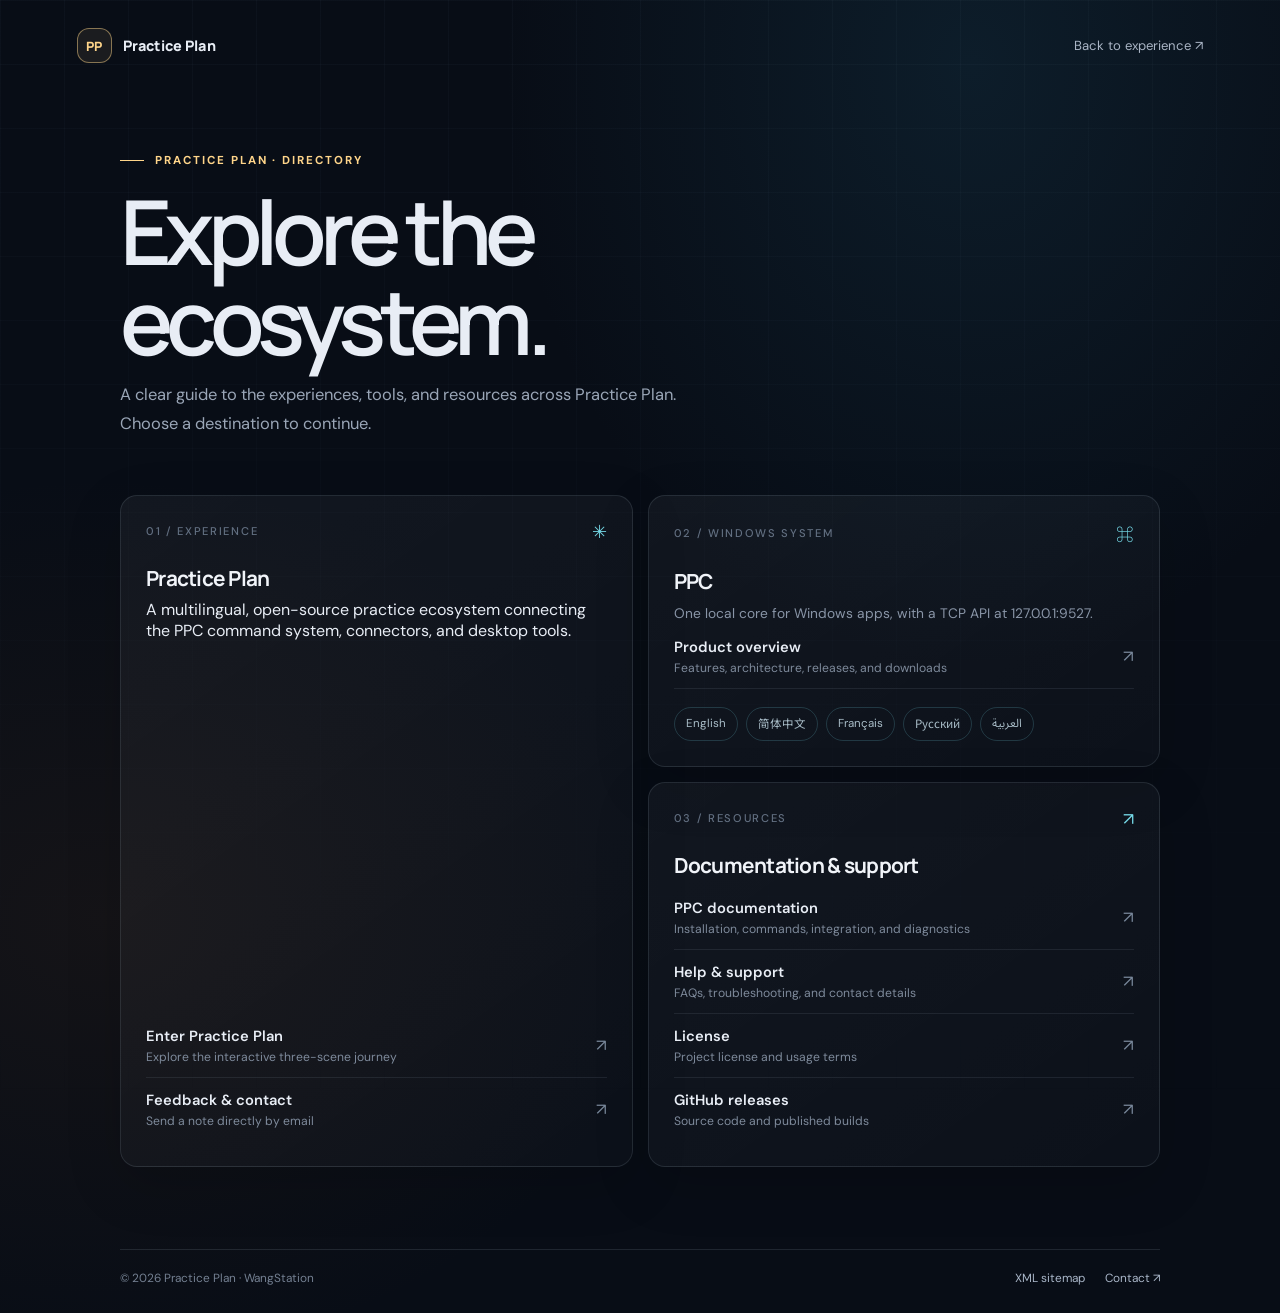
<file: sitemap.html>
<!DOCTYPE html>
<html lang="en">
<head>
  <meta charset="UTF-8">
  <meta name="viewport" content="width=device-width, initial-scale=1">
  <meta name="theme-color" content="#080d16">
  <meta name="description" content="Navigate the Practice Plan ecosystem: the main experience, PPC, documentation, support, and project resources.">
  <title>Sitemap | Practice Plan</title>
  <link rel="canonical" href="https://practice-plan.wangstation.dpdns.org/common/sitemap.html">
  <link rel="alternate" type="application/xml" title="XML Sitemap" href="/common/sitemap.xml">
  <link rel="icon" type="image/x-icon" href="/favicon.ico">
  <link rel="preconnect" href="https://fonts.googleapis.com">
  <link rel="preconnect" href="https://fonts.gstatic.com" crossorigin>
  <link href="https://fonts.googleapis.com/css2?family=DM+Sans:wght@400;500;600;700&family=Manrope:wght@400;500;600;700;800&family=Noto+Sans+Arabic:wght@400;600;700&family=Noto+Sans+SC:wght@400;500;600;700&display=swap" rel="stylesheet">
  <style>
    :root {
      color-scheme: dark;
      font-family: "DM Sans", "Noto Sans SC", "Noto Sans Arabic", sans-serif;
      color: #e8edf5;
      background: #080d16;
      font-synthesis: none;
      text-rendering: optimizeLegibility;
      -webkit-font-smoothing: antialiased;
      --muted: #8995a7;
      --line: rgba(199, 216, 238, .12);
      --gold: #ffd58a;
      --cyan: #75d8e6;
    }

    * { box-sizing: border-box; }
    body { min-width: 320px; min-height: 100vh; margin: 0; }
    a { color: inherit; }

    .page {
      position: relative;
      min-height: 100vh;
      overflow: hidden;
      padding: 28px clamp(22px, 6vw, 88px) 24px;
      background:
        radial-gradient(ellipse at 76% 5%, rgba(27, 75, 100, .26), transparent 34%),
        radial-gradient(ellipse at 8% 70%, rgba(100, 62, 32, .14), transparent 34%),
        #080d16;
    }

    .page::before {
      position: absolute;
      inset: 0;
      background-image: linear-gradient(rgba(153, 181, 214, .035) 1px, transparent 1px), linear-gradient(90deg, rgba(153, 181, 214, .035) 1px, transparent 1px);
      background-size: 64px 64px;
      content: "";
      pointer-events: none;
      mask-image: linear-gradient(to bottom, black, transparent 88%);
    }

    .topbar, main, footer { position: relative; z-index: 1; }
    .topbar, .footer { display: flex; align-items: center; justify-content: space-between; }
    .brand {
      display: inline-flex;
      align-items: center;
      gap: 11px;
      font-family: "Manrope", sans-serif;
      font-size: .9rem;
      font-weight: 800;
      letter-spacing: .01em;
      text-decoration: none;
    }

    .brand-mark {
      display: grid;
      width: 35px;
      height: 35px;
      place-items: center;
      border: 1px solid rgba(255, 213, 138, .48);
      border-radius: 12px;
      background: rgba(255, 213, 138, .08);
      color: var(--gold);
      font-size: .8rem;
    }

    .back-link {
      color: #aab5c5;
      font-size: .82rem;
      text-decoration: none;
      transition: color .2s ease;
    }

    .back-link:hover { color: var(--gold); }
    .back-link:focus-visible, .site-link:focus-visible, .locale-link:focus-visible { outline: 2px solid var(--cyan); outline-offset: 4px; }

    main { width: min(100%, 1040px); margin: 0 auto; padding: clamp(68px, 10vh, 112px) 0 82px; }

    .eyebrow {
      display: flex;
      align-items: center;
      gap: 11px;
      margin: 0 0 18px;
      color: var(--gold);
      font-size: .72rem;
      font-weight: 700;
      letter-spacing: .17em;
      text-transform: uppercase;
    }

    .eyebrow::before { width: 24px; height: 1px; background: currentColor; content: ""; }

    h1, h2, h3, p { margin-top: 0; }
    h1 {
      margin-bottom: 16px;
      font-family: "Manrope", sans-serif;
      font-size: clamp(3rem, 7vw, 5.7rem);
      font-weight: 600;
      letter-spacing: -.075em;
      line-height: 1;
    }

    .intro { max-width: 570px; margin-bottom: 56px; color: #9aa6b7; font-size: 1.03rem; line-height: 1.75; }
    .site-map { display: grid; grid-template-columns: 1fr 1fr; gap: 15px; }

    .group {
      position: relative;
      padding: 25px;
      border: 1px solid var(--line);
      border-radius: 17px;
      background: linear-gradient(145deg, rgba(255,255,255,.045), rgba(255,255,255,.018));
      box-shadow: 0 18px 55px rgba(0, 0, 0, .16);
    }

    .group.primary { grid-row: span 2; display: flex; flex-direction: column; justify-content: space-between; min-height: 365px; }
    .group-header { display: flex; align-items: center; justify-content: space-between; gap: 16px; margin-bottom: 22px; }
    .group-index { color: #626f81; font: 500 .7rem/1 "DM Sans", sans-serif; letter-spacing: .15em; }
    .group-icon { color: var(--cyan); font-size: 1.1rem; }
    .group h2 { margin-bottom: 8px; color: #f1f4f9; font: 700 1.3rem/1.25 "Manrope", sans-serif; letter-spacing: -.035em; }
    .group > p, .group-copy p { margin-bottom: 0; color: var(--muted); font-size: .86rem; line-height: 1.65; }

    .site-link {
      display: flex;
      align-items: center;
      justify-content: space-between;
      gap: 18px;
      min-height: 52px;
      padding: 12px 0;
      border-bottom: 1px solid rgba(199, 216, 238, .09);
      text-decoration: none;
      transition: color .2s ease, padding .2s ease;
    }

    .site-link:last-child { border-bottom: 0; }
    .site-link:hover { padding-inline-start: 5px; color: var(--gold); }
    .site-link strong { display: block; font-size: .92rem; font-weight: 600; }
    .site-link small { display: block; margin-top: 3px; color: #7e8a9b; font-size: .76rem; }
    .arrow { color: #78879a; font-size: 1.05rem; }
    .primary .site-link-main { margin-top: 30px; }

    .locale-list { display: flex; flex-wrap: wrap; gap: 8px; margin-top: 18px; }
    .locale-link {
      display: inline-flex;
      align-items: center;
      min-height: 34px;
      padding: 0 11px;
      border: 1px solid rgba(117, 216, 230, .19);
      border-radius: 999px;
      color: #a9bdc8;
      font-size: .72rem;
      text-decoration: none;
      transition: border-color .2s ease, color .2s ease, background .2s ease;
    }

    .locale-link:hover { border-color: rgba(117, 216, 230, .55); background: rgba(117, 216, 230, .07); color: #e5fbff; }

    .footer {
      width: min(100%, 1040px);
      min-height: 40px;
      margin: 0 auto;
      padding-top: 18px;
      border-top: 1px solid var(--line);
      color: #748092;
      font-size: .74rem;
    }

    .footer-links { display: flex; align-items: center; gap: 20px; }
    .footer a { color: #a9b6c8; text-decoration: none; }
    .footer a:hover { color: var(--gold); }

    @media (max-width: 700px) {
      .page { padding: 20px 18px 18px; }
      main { padding: 74px 0 60px; }
      .intro { margin-bottom: 35px; }
      .site-map { grid-template-columns: 1fr; }
      .group.primary { grid-row: auto; min-height: 0; }
      .group { padding: 21px; }
      .footer { align-items: flex-start; gap: 14px; font-size: .68rem; }
      .footer-links { align-items: flex-end; flex-direction: column; gap: 8px; }
    }

    @media (prefers-reduced-motion: reduce) {
      *, *::before, *::after { scroll-behavior: auto !important; transition-duration: .01ms !important; }
    }
  </style>
</head>
<body>
  <div class="page">
    <header class="topbar">
      <a class="brand" href="./index.html">
        <span class="brand-mark" aria-hidden="true">PP</span>
        <span>Practice Plan</span>
      </a>
      <a class="back-link" href="./index.html">Back to experience <span aria-hidden="true">↗</span></a>
    </header>

    <main>
      <p class="eyebrow">Practice Plan · Directory</p>
      <h1>Explore the<br>ecosystem.</h1>
      <p class="intro">A clear guide to the experiences, tools, and resources across Practice Plan. Choose a destination to continue.</p>

      <nav class="site-map" aria-label="Website directory">
        <section class="group primary" aria-labelledby="practice-title">
          <div>
            <div class="group-header"><span class="group-index">01 / EXPERIENCE</span><span class="group-icon" aria-hidden="true">✳</span></div>
            <h2 id="practice-title">Practice Plan</h2>
            <p>A multilingual, open-source practice ecosystem connecting the PPC command system, connectors, and desktop tools.</p>
          </div>
          <div>
            <a class="site-link site-link-main" href="./index.html">
              <span class="group-copy"><strong>Enter Practice Plan</strong><small>Explore the interactive three-scene journey</small></span>
              <span class="arrow" aria-hidden="true">↗</span>
            </a>
            <a class="site-link" href="mailto:wang.station@hotmail.com">
              <span class="group-copy"><strong>Feedback &amp; contact</strong><small>Send a note directly by email</small></span>
              <span class="arrow" aria-hidden="true">↗</span>
            </a>
          </div>
        </section>

        <section class="group" aria-labelledby="ppc-title">
          <div class="group-header"><span class="group-index">02 / WINDOWS SYSTEM</span><span class="group-icon" aria-hidden="true">⌘</span></div>
          <h2 id="ppc-title">PPC</h2>
          <p>One local core for Windows apps, with a TCP API at 127.0.0.1:9527.</p>
          <a class="site-link" href="./ppc/index.html">
            <span class="group-copy"><strong>Product overview</strong><small>Features, architecture, releases, and downloads</small></span>
            <span class="arrow" aria-hidden="true">↗</span>
          </a>
          <div class="locale-list" aria-label="PPC language editions">
            <a class="locale-link" href="./ppc/index.html?lang=en" lang="en">English</a>
            <a class="locale-link" href="./ppc/index.html?lang=zh" lang="zh-CN">简体中文</a>
            <a class="locale-link" href="./ppc/index.html?lang=fr" lang="fr">Français</a>
            <a class="locale-link" href="./ppc/index.html?lang=ru" lang="ru">Русский</a>
            <a class="locale-link" href="./ppc/index.html?lang=ar" lang="ar">العربية</a>
          </div>
        </section>

        <section class="group" aria-labelledby="resources-title">
          <div class="group-header"><span class="group-index">03 / RESOURCES</span><span class="group-icon" aria-hidden="true">↗</span></div>
          <h2 id="resources-title">Documentation &amp; support</h2>
          <a class="site-link" href="./ppc/docs/index.html">
            <span class="group-copy"><strong>PPC documentation</strong><small>Installation, commands, integration, and diagnostics</small></span>
            <span class="arrow" aria-hidden="true">↗</span>
          </a>
          <a class="site-link" href="./ppc/support/index.html">
            <span class="group-copy"><strong>Help &amp; support</strong><small>FAQs, troubleshooting, and contact details</small></span>
            <span class="arrow" aria-hidden="true">↗</span>
          </a>
          <a class="site-link" href="./LICENSE">
            <span class="group-copy"><strong>License</strong><small>Project license and usage terms</small></span>
            <span class="arrow" aria-hidden="true">↗</span>
          </a>
          <a class="site-link" href="https://github.com/Practice-Plan/Practice-Plan/releases" target="_blank" rel="noopener noreferrer">
            <span class="group-copy"><strong>GitHub releases</strong><small>Source code and published builds</small></span>
            <span class="arrow" aria-hidden="true">↗</span>
          </a>
        </section>
      </nav>
    </main>

    <footer class="footer">
      <span>© 2026 Practice Plan · WangStation</span>
      <span class="footer-links">
        <a href="/common/sitemap.xml">XML sitemap</a>
        <a href="mailto:wang.station@hotmail.com">Contact <span aria-hidden="true">↗</span></a>
      </span>
    </footer>
  </div>
</body>
</html>
</file>
<file: css/style.css>
/* ============================================================
   Practice Plan · Cinematic Three-Level Journey
   Scene 1: Space horizon · satellite wordmark
   Scene 2: Atmosphere & surface · clouds / windmill / cards
   Scene 3: Underground · magma flow · contact
   ============================================================ */

:root{
  --font-display:'Cormorant Garamond','Noto Serif SC',serif;
  --font-zh:'Noto Serif SC',serif;
  --font-body:'Manrope',-apple-system,'PingFang SC',sans-serif;

  /* space */
  --space-0:#03050d;
  --space-1:#070b1a;
  --earth-deep:#0a2a4a;
  --earth-mid:#1e6a8e;
  --earth-rim:#5fd2ff;
  --gold:#ffd58a;
  --gold-bright:#fff1c4;

  /* atmosphere */
  --sky-top:#2f6fb0;
  --sky-mid:#7fb8e0;
  --sky-low:#cfeaf7;
  --sun:#fff4d6;
  --mtn-back:#3c5a78;
  --mtn-mid:#2f5a44;
  --mtn-front:#1d3a2a;

  /* underground */
  --rock-0:#0a0604;
  --rock-1:#1c0f08;
  --rock-2:#2e1810;
  --rock-3:#432619;
  --magma-core:#fff2a8;
  --magma-1:#ffcf3a;
  --magma-2:#ff7a1a;
  --magma-3:#e8350c;

  --ease-cine:cubic-bezier(0.7,0,0.3,1);
  --ease-soft:cubic-bezier(0.22,1,0.36,1);
}

*{margin:0;padding:0;box-sizing:border-box}
html,body{height:100%;overflow:hidden;background:#000}
body{
  font-family:var(--font-body);
  color:#fff;
  -webkit-font-smoothing:antialiased;
  -moz-osx-font-smoothing:grayscale;
  cursor:default;
}

/* ---------- Stage & scenes ---------- */
.stage{position:fixed;inset:0;overflow:hidden;background:#000}
/* Scenes rest below the viewport (translateY 100%) and are driven by inline
   styles in JS. On switch, the outgoing scene pans up out the top while the
   incoming scene pans up from the bottom — both move bottom→top in sync. */
.scene{
  position:absolute;inset:0;
  opacity:0;visibility:hidden;transform:translateY(100%);
  transition:opacity 1.05s ease,transform 1.15s var(--ease-cine);
  pointer-events:none;will-change:opacity,transform;
}
.scene.notrans{transition:none !important}

/* ---------- Boot blur overlay ----------
   Shown from first paint to blur the entire interface while the language
   file is being fetched & applied. Blocks ALL pointer interaction while
   visible. Dismissed the instant text replacement completes (or right away
   if no translation is available). */
.boot-overlay{
  position:fixed;inset:0;z-index:99999;
  background:rgba(3,5,13,.32);
  backdrop-filter:blur(20px) saturate(115%);
  -webkit-backdrop-filter:blur(20px) saturate(115%);
  pointer-events:auto;
  cursor:not-allowed;
  transition:opacity .6s var(--ease-soft),backdrop-filter .6s ease,-webkit-backdrop-filter .6s ease,visibility .6s ease;
  opacity:1;visibility:visible;
}
.boot-overlay.gone{
  opacity:0;
  backdrop-filter:blur(0) saturate(100%);
  -webkit-backdrop-filter:blur(0) saturate(100%);
  pointer-events:none;
  visibility:hidden;
}
/* boot loader hint (centered) */
.boot-overlay .boot-hint{
  position:absolute;top:50%;left:50%;transform:translate(-50%,-50%);
  font-family:var(--font-display);font-style:italic;font-size:18px;
  color:rgba(255,241,196,.7);letter-spacing:.18em;
  text-transform:uppercase;white-space:nowrap;
}


/* film grain + vignette overlays */
.fx-grain,.fx-vignette{position:fixed;inset:0;pointer-events:none;z-index:9000}
.fx-vignette{
  background:radial-gradient(ellipse at center,transparent 55%,rgba(0,0,0,.55) 100%);
  mix-blend-mode:multiply;
}
.fx-grain{
  opacity:.05;mix-blend-mode:overlay;
  background-image:url("data:image/svg+xml;utf8,<svg xmlns='http://www.w3.org/2000/svg' width='160' height='160'><filter id='n'><feTurbulence type='fractalNoise' baseFrequency='0.85' numOctaves='2' stitchTiles='stitch'/></filter><rect width='100%25' height='100%25' filter='url(%23n)'/></svg>");
}

/* ============================================================
   TOP BAR
   ============================================================ */
.topbar{
  position:fixed;top:0;left:0;right:0;z-index:9500;
  display:flex;align-items:center;justify-content:space-between;
  gap:18px;padding:22px 38px;
  font-size:13px;letter-spacing:.04em;
}
.header-actions{
  display:flex;align-items:center;justify-content:flex-end;gap:12px;
  flex-wrap:wrap;
}
.brand{
  font-family:var(--font-display);
  font-size:1.35rem;font-weight:600;letter-spacing:.02em;
  color:#fff;text-transform:none;
  display:flex;align-items:center;gap:10px;
  opacity:0;animation:fadeDown .9s var(--ease-soft) .2s forwards;
}
.brand .dot{width:7px;height:7px;border-radius:50%;background:var(--gold);box-shadow:0 0 12px var(--gold)}
.scene-nav{display:flex;gap:4px;background:rgba(255,255,255,.04);border:1px solid rgba(255,255,255,.08);border-radius:100px;padding:5px;backdrop-filter:blur(14px);-webkit-backdrop-filter:blur(14px)}
.scene-nav button{
  font-family:var(--font-body);font-size:12.5px;font-weight:500;
  line-height:1.5;
  color:rgba(255,255,255,.6);background:transparent;border:0;
  padding:9px 18px;border-radius:100px;cursor:pointer;letter-spacing:.05em;
  transition:color .3s,background .3s;
  display:inline-flex;align-items:center;justify-content:center;
}
.scene-nav button:hover{color:#fff}
.scene-nav button.on{color:#0a0a0f;background:var(--gold);box-shadow:0 0 22px rgba(255,213,138,.45)}
.sitemap-link{
  display:inline-flex;align-items:center;justify-content:center;
  padding:8px 13px;border:1px solid rgba(255,255,255,.12);border-radius:100px;
  color:rgba(255,255,255,.62);font-size:11px;letter-spacing:.04em;text-decoration:none;
  background:rgba(8,12,20,.35);backdrop-filter:blur(12px);-webkit-backdrop-filter:blur(12px);
  transition:color .25s,border-color .25s,background .25s;
}
.sitemap-link:hover{color:#fff;border-color:rgba(255,213,138,.45);background:rgba(255,213,138,.08)}
.sitemap-link:focus-visible{outline:2px solid var(--gold);outline-offset:3px}
.lang-switch{
  display:flex;align-items:center;gap:6px;
  padding:5px;border-radius:999px;
  background:rgba(8,12,20,.45);
  border:1px solid rgba(255,255,255,.12);
  box-shadow:inset 0 1px 0 rgba(255,255,255,.06),0 8px 18px rgba(0,0,0,.18);
  backdrop-filter:blur(12px);-webkit-backdrop-filter:blur(12px);
}
.lang-option{
  min-width:38px;height:32px;padding:0 10px;border:0;border-radius:999px;
  background:transparent;color:rgba(255,255,255,.7);font-family:var(--font-body);
  font-size:11px;font-weight:600;letter-spacing:.08em;
  cursor:pointer;transition:all .25s ease;
  display:inline-flex;align-items:center;justify-content:center;
}
.lang-option:hover{color:#fff;background:rgba(255,255,255,.04)}
.lang-option.active{
  color:#0b1017;background:linear-gradient(135deg,#fff1c4,#ffd58a 58%,#f6c76d);
  box-shadow:0 8px 18px rgba(255,213,138,.28), inset 0 1px 0 rgba(255,255,255,.5);
}
.reset-btn{
  font-family:var(--font-body);font-size:11.5px;color:rgba(255,255,255,.45);
  background:transparent;border:1px solid rgba(255,255,255,.12);border-radius:100px;
  padding:7px 14px;cursor:pointer;letter-spacing:.06em;transition:.3s;
}
.reset-btn:hover{color:#fff;border-color:rgba(255,255,255,.35)}

@keyframes fadeDown{from{opacity:0;transform:translateY(-10px)}to{opacity:1;transform:none}}
@keyframes fadeUp{from{opacity:0;transform:translateY(18px)}to{opacity:1;transform:none}}

/* level dots (right) */
.level-dots{position:fixed;right:30px;top:50%;transform:translateY(-50%);z-index:9500;display:flex;flex-direction:column;gap:18px;opacity:0;animation:fadeDown .9s var(--ease-soft) .5s forwards}
.level-dots button{
  position:relative;width:11px;height:11px;border-radius:50%;
  border:1px solid rgba(255,255,255,.4);background:transparent;cursor:pointer;padding:0;
  transition:.35s;
}
.level-dots button::after{content:attr(data-label);position:absolute;right:22px;top:50%;transform:translateY(-50%);font-size:10.5px;letter-spacing:.12em;color:rgba(255,255,255,.5);white-space:nowrap;opacity:0;transition:.3s;text-transform:uppercase}
.level-dots button:hover::after{opacity:1}
.level-dots button.on{background:var(--gold);border-color:var(--gold);box-shadow:0 0 14px var(--gold)}
.level-dots button.played{border-color:rgba(255,255,255,.65)}

/* scene CTA */
.scene-cta{
  position:absolute;left:50%;bottom:9%;transform:translateX(-50%) translateY(20px);
  font-family:var(--font-body);font-size:13px;font-weight:500;letter-spacing:.16em;text-transform:uppercase;
  color:#0a0a0f;background:var(--gold);border:0;padding:15px 34px;border-radius:100px;cursor:pointer;
  opacity:0;pointer-events:none;
  transition:opacity .7s var(--ease-soft),transform .7s var(--ease-soft),box-shadow .3s;
  box-shadow:0 10px 40px rgba(255,213,138,.35);z-index:20;
}
.scene-cta.show{opacity:1;pointer-events:auto;transform:translateX(-50%) translateY(0)}
.scene-cta:hover{box-shadow:0 14px 50px rgba(255,213,138,.55)}
.scene-cta .arrow{display:inline-block;margin-left:10px;transition:transform .3s}
.scene-cta:hover .arrow{transform:translateX(4px)}

/* scene 3: keep CTA clear of the centered form buttons */
.scene-contact .contact-area{padding-bottom:96px}
.scene-contact .scene-cta{left:auto;right:36px;bottom:30px;transform:translateY(20px)}
.scene-contact .scene-cta.show{transform:translateY(0)}

/* ============================================================
   SCENE 1 — SPACE / EARTH HORIZON
   ============================================================ */
.scene-home{background:radial-gradient(ellipse at 50% 130%,#0a1a33 0%,#040814 45%,#02030a 100%)}
#starfield1{position:absolute;inset:0;width:100%;height:100%}

.earth-horizon{position:absolute;left:0;right:0;bottom:-8%;height:78%;pointer-events:none}
.earth-horizon svg{width:100%;height:100%;display:block}

.sat-layer{position:absolute;inset:0;width:100%;height:100%;pointer-events:none}
.sat-layer svg{width:100%;height:100%;display:block;overflow:visible}

.home-content{
  position:absolute;inset:0;display:flex;flex-direction:column;
  align-items:center;justify-content:center;
  text-align:center;pointer-events:none;padding:0 6vw;
}
.home-intro{
  margin-top:30vh;max-width:640px;
  opacity:0;transform:translateY(24px);
  transition:opacity 1.1s var(--ease-soft),transform 1.1s var(--ease-soft);
}
.home-intro.show{opacity:1;transform:none}
.home-intro .eyebrow{
  font-family:var(--font-body);font-size:11px;letter-spacing:.42em;text-transform:uppercase;
  color:var(--gold);margin-bottom:18px;opacity:.85;
}
.home-intro h2{
  font-family:var(--font-zh);font-weight:900;font-size:clamp(1.4rem,2.4vw,2rem);
  letter-spacing:.04em;color:#f4f6ff;margin-bottom:16px;
}
.home-intro p{
  font-family:var(--font-body);font-size:14.5px;line-height:1.85;font-weight:300;
  color:rgba(232,236,255,.72);
}

/* interactive stars (top-right) */
.int-stars{position:absolute;top:14%;right:8%;width:34%;height:40%;pointer-events:none}
.int-stars .istar{
  position:absolute;cursor:pointer;pointer-events:none;
  opacity:0;transform:scale(.4);
  transition:opacity .7s var(--ease-soft),transform .7s var(--ease-soft);
}
.int-stars .istar.appear{opacity:1;transform:scale(1);pointer-events:auto}
.int-stars .istar svg{display:block;filter:drop-shadow(0 0 6px rgba(255,255,255,.5))}
.int-stars .istar .glow-ring{
  position:absolute;inset:-120%;border-radius:50%;pointer-events:none;
  background:radial-gradient(circle,rgba(255,241,196,.9) 0%,rgba(255,213,138,.4) 30%,transparent 65%);
  opacity:0;transform:scale(.3);
}
.int-stars .istar.burst .glow-ring{animation:burst .55s var(--ease-soft) forwards}
.int-stars .istar.burst svg{animation:starGlow .55s var(--ease-soft) forwards}
.int-stars .istar.gone{opacity:0 !important;transform:scale(1.6) !important;transition:opacity .9s ease,transform .9s ease}
@keyframes burst{0%{opacity:0;transform:scale(.3)}40%{opacity:1}100%{opacity:0;transform:scale(1.7)}}
@keyframes starGlow{0%{filter:drop-shadow(0 0 6px rgba(255,255,255,.5))}40%{filter:drop-shadow(0 0 26px var(--gold-bright))}100%{filter:drop-shadow(0 0 26px var(--gold-bright))}}

/* ============================================================
   SCENE 2 — ATMOSPHERE / SURFACE
   ============================================================ */
.scene-about{background:linear-gradient(180deg,#1a3a5c 0%,var(--sky-top) 18%,var(--sky-mid) 46%,var(--sky-low) 66%)}
.sun{position:absolute;top:8%;right:14%;width:240px;height:240px;border-radius:50%;
  background:radial-gradient(circle,var(--sun) 0%,rgba(255,244,214,.5) 30%,transparent 65%);
  filter:blur(2px);opacity:0;transition:opacity 1.4s ease}
.sun.show{opacity:1}

.clouds-layer{position:absolute;left:0;right:0;top:0;height:55%;pointer-events:none}
.cloud{position:absolute;opacity:0;transform:translateY(20px) scale(.8);transition:opacity 1s var(--ease-soft),transform 1s var(--ease-soft);cursor:pointer;pointer-events:none;will-change:transform}
.cloud.in{opacity:1;transform:none;pointer-events:auto}
.cloud.fall{animation:cloudFall 1.6s var(--ease-cine) forwards;pointer-events:none}
@keyframes cloudFall{
  0%{transform:translateY(0) rotate(0);opacity:1}
  20%{transform:translateY(40px) rotate(-6deg)}
  100%{transform:translateY(78vh) rotate(28deg) scale(.7);opacity:0}
}
.cloud svg{display:block;filter:drop-shadow(0 12px 22px rgba(40,60,90,.18))}
.cloud:hover svg{filter:drop-shadow(0 14px 26px rgba(40,60,90,.25)) brightness(1.04)}

.ground-layer{position:absolute;left:0;right:0;bottom:0;height:42%;pointer-events:none}
.ground-layer svg{width:100%;height:100%;display:block}

.windmill{position:absolute;bottom:14%;left:50%;width:230px;height:234px;transform:translateX(-50%);pointer-events:none}
.windmill .blades{transform-box:fill-box;transform-origin:50% 50%;animation:spin 9s linear infinite}
@keyframes spin{to{transform:rotate(360deg)}}

.cards{
  position:absolute;left:50%;bottom:14%;transform:translateX(-50%);
  display:flex;gap:22px;pointer-events:none;
}
.cards .card{
  width:230px;padding:26px 22px 24px;border-radius:18px;
  background:rgba(255,255,255,.16);backdrop-filter:blur(18px) saturate(140%);-webkit-backdrop-filter:blur(18px) saturate(140%);
  border:1px solid rgba(255,255,255,.32);
  box-shadow:0 18px 50px rgba(20,40,70,.18);
  opacity:0;transform:translateY(34px) scale(.94);
  transition:opacity .8s var(--ease-soft),transform .8s var(--ease-soft),box-shadow .3s;
  color:#10243a;cursor:default;
}
.cards .card.in{opacity:1;transform:none;pointer-events:auto}
.cards .card:hover{box-shadow:0 24px 60px rgba(20,40,70,.28);transform:translateY(-6px)}
.cards .card .ico{width:42px;height:42px;border-radius:12px;background:rgba(255,255,255,.5);display:flex;align-items:center;justify-content:center;margin-bottom:14px}
.cards .card h3{font-family:var(--font-zh);font-weight:900;font-size:1.15rem;letter-spacing:.02em;color:#0d2032;margin-bottom:3px}
.cards .card .en{font-family:var(--font-display);font-style:italic;font-size:13px;color:#3a587a;margin-bottom:11px;display:block}
.cards .card p{font-size:12.5px;line-height:1.65;color:#2a4256;font-weight:400}

/* ============================================================
   SCENE 3 — UNDERGROUND / MAGMA
   ============================================================ */
.scene-contact{background:linear-gradient(180deg,var(--rock-1) 0%,var(--rock-0) 60%,#000 100%)}
.underground-bg{position:absolute;inset:0;pointer-events:none}
.underground-bg svg{width:100%;height:100%;display:block}

.contact-area{
  position:absolute;inset:0;display:flex;flex-direction:column;
  align-items:center;justify-content:center;text-align:center;padding:0 6vw;
}
.contact-area .eyebrow{
  font-family:var(--font-body);font-size:11px;letter-spacing:.42em;text-transform:uppercase;
  color:var(--magma-1);margin-bottom:16px;opacity:.9;
}
.contact-area h2{
  font-family:var(--font-zh);font-weight:900;font-size:clamp(1.8rem,3.4vw,2.8rem);
  color:#fbe9c8;letter-spacing:.03em;margin-bottom:10px;
}
.contact-area .sub{font-family:var(--font-display);font-style:italic;font-size:16px;color:rgba(255,180,120,.7);margin-bottom:38px}

.contact-form{
  width:min(560px,92vw);position:relative;
  display:flex;flex-direction:column;gap:14px;
}
.field{display:flex;flex-direction:column;gap:6px;text-align:left}
.field label{font-size:11px;letter-spacing:.14em;text-transform:uppercase;color:rgba(255,180,120,.6)}
.field input,.field textarea{
  font-family:var(--font-body);font-size:14px;color:#fbe9c8;
  background:rgba(255,255,255,.04);border:1px solid rgba(255,180,120,.18);
  border-radius:10px;padding:13px 14px;outline:none;transition:.3s;resize:none;
}
.field input:focus,.field textarea:focus{border-color:var(--magma-1);box-shadow:0 0 0 3px rgba(255,207,58,.12);background:rgba(255,255,255,.06)}
.field input::placeholder,.field textarea::placeholder{color:rgba(255,180,120,.3)}

/* magma flows THROUGH this button row */
.btn-row{position:relative;display:flex;gap:14px;justify-content:center;margin-top:8px;z-index:2}
.btn-row .btn{
  font-family:var(--font-body);font-size:13px;font-weight:600;letter-spacing:.1em;
  padding:14px 30px;border-radius:100px;cursor:pointer;border:0;transition:.3s;
  position:relative;z-index:3;text-align:center;
}
.btn-row .btn.primary{color:#1a0a02;background:linear-gradient(180deg,var(--magma-core),var(--magma-1));box-shadow:0 8px 30px rgba(255,122,26,.4)}
.btn-row .btn.primary:hover{box-shadow:0 10px 40px rgba(255,122,26,.65);transform:translateY(-2px)}
.btn-row .btn.ghost{color:#fbe9c8;background:transparent;border:1px solid rgba(255,180,120,.3)}
.btn-row .btn.ghost:hover{border-color:var(--magma-1);color:var(--magma-core)}

.magma-flow{position:absolute;left:-6%;right:-6%;top:50%;height:120px;transform:translateY(-50%);pointer-events:none;z-index:1;overflow:visible}
.magma-flow svg{width:100%;height:100%;display:block;overflow:visible}

.contact-email{margin-top:30px;font-size:13px;color:rgba(255,180,120,.55)}
.contact-email a{color:var(--magma-1);text-decoration:none;border-bottom:1px solid rgba(255,207,58,.3)}
.contact-email a:hover{color:var(--magma-core)}

/* reveal helper for scene3 */
.reveal{opacity:0;transform:translateY(24px);transition:opacity .8s var(--ease-soft),transform .8s var(--ease-soft)}
.reveal.in{opacity:1;transform:none}

/* ============================================================
   RTL (Arabic)
   ============================================================ */
html[dir="rtl"] .field,html[dir="rtl"] .field label{text-align:right}
html[dir="rtl"] .level-dots{right:auto;left:30px}
html[dir="rtl"] .level-dots button::after{right:auto;left:22px}
html[dir="rtl"] .scene-contact .scene-cta{right:auto;left:36px}
html[dir="rtl"] .scene-cta .arrow{margin-left:0;margin-right:10px}

/* ============================================================
   RESPONSIVE
   ============================================================ */
@media (max-width:760px){
  .topbar{padding:16px 18px}
  .brand{font-size:1.1rem}
  .scene-nav button{padding:8px 12px;font-size:11px;line-height:1.5}
  .sitemap-link{padding:7px 10px;font-size:10px}
  .reset-btn{display:none}
  .level-dots{right:14px;gap:14px}
  html[dir="rtl"] .level-dots{right:auto;left:14px}
  .cards{flex-direction:column;gap:12px;bottom:8%}
  .cards .card{width:78vw;max-width:320px;padding:18px}
  .windmill{left:50%;width:230px;height:234px;bottom:14%}
  .int-stars{width:48%;right:2%}
  .contact-form{width:92vw}
  .btn-row{flex-direction:column}
}
@media (prefers-reduced-motion:reduce){
  *{animation-duration:.001ms !important;transition-duration:.05ms !important}
}
</file>
<file: ppc/assets/style.css>
/* ============ DESIGN TOKENS (source: drafts/05-design-language.md) ============ */
:root{
  --ppc-bg:#0a0e14; --ppc-bg-alt:#0d1219;
  --ppc-surface:rgba(255,255,255,0.02);
  --ppc-border:#1c2430; --ppc-border-soft:#141a23;
  --ppc-text-1:#e8eef6; --ppc-text-2:#c9d4e3; --ppc-text-3:#6b7a8d; --ppc-text-4:#3d4a5c;
  --ppc-amber:#ffb454; --ppc-amber-soft:rgba(255,180,84,.08); --ppc-amber-line:rgba(255,180,84,.35);
  --ppc-cyan:#4dd0e1; --ppc-cyan-soft:rgba(77,208,225,.07); --ppc-cyan-line:rgba(77,208,225,.35);
  --ppc-on-amber:#141410;
  --ppc-font-sans:'Inter','Noto Sans SC',system-ui,sans-serif;
  --ppc-font-mono:'JetBrains Mono',Consolas,monospace;
  --ppc-radius:8px; --ppc-radius-s:6px; --ppc-radius-pill:99px;
  --ppc-cta-h:44px;
  --ppc-dur-1:200ms; --ppc-dur-2:400ms; --ppc-dur-3:800ms;
  --ppc-ease:cubic-bezier(.22,1,.36,1);
  --ppc-max:1200px;
}
/* ============ BASE ============ */
*{margin:0;padding:0;box-sizing:border-box}
html{scroll-behavior:smooth}
body{background:var(--ppc-bg);color:var(--ppc-text-2);font-family:var(--ppc-font-sans);font-size:15px;line-height:1.6;-webkit-font-smoothing:antialiased}
html[lang="ar"] body{font-family:'Noto Sans Arabic',system-ui,sans-serif}
a{color:inherit;text-decoration:none}
button{font-family:inherit;cursor:pointer}
:focus-visible{outline:2px solid var(--ppc-cyan);outline-offset:2px}
.wrap{max-width:var(--ppc-max);margin:0 auto;padding:0 48px}
section{padding:clamp(96px,12vw,160px) 0;border-bottom:1px solid var(--ppc-border-soft)}
section.alt{background:var(--ppc-bg-alt)}
.h2{font-size:30px;font-weight:700;color:var(--ppc-text-1);letter-spacing:-.3px;line-height:1.15;margin-bottom:12px;word-break:normal}
.lead{font-size:15px;color:var(--ppc-text-3);max-width:560px;margin-bottom:56px}
.mono{font-family:var(--ppc-font-mono)}
/* ============ NAV ============ */
nav{position:fixed;top:0;left:0;right:0;z-index:50;height:64px;display:flex;align-items:center;border-bottom:1px solid var(--ppc-border);background:rgba(10,14,20,.88);backdrop-filter:blur(10px)}
nav .wrap{width:100%;display:flex;align-items:center;gap:28px}
.brand{display:flex;align-items:center;gap:10px;font-weight:700;color:var(--ppc-text-1);letter-spacing:.5px;font-size:16px}
.navlinks{display:flex;gap:22px;font-size:13px;color:var(--ppc-text-3);margin-inline-start:auto}
.navlinks a:hover{color:var(--ppc-cyan)}
/* language switcher */
.langbar{display:flex;gap:6px}
.lg{background:transparent;border:1px solid var(--ppc-border);color:var(--ppc-text-3);font-size:12px;padding:5px 11px;border-radius:var(--ppc-radius-s);transition:all var(--ppc-dur-1) var(--ppc-ease)}
.lg:hover{border-color:var(--ppc-cyan-line);color:var(--ppc-text-2)}
.lg.on{background:var(--ppc-amber-soft);border-color:var(--ppc-amber-line);color:var(--ppc-amber);font-weight:600}
/* ============ HERO (S0) ============ */
#hero{border-bottom:1px solid var(--ppc-border-soft);position:relative;overflow:hidden}
#hero .wrap{display:flex;align-items:center;gap:24px;padding-top:150px;padding-bottom:110px;position:relative}
#hero::after{content:'';position:absolute;bottom:0;left:0;right:0;height:10%;background:repeating-linear-gradient(90deg,rgba(77,208,225,.04) 0 1px,transparent 1px 56px),repeating-linear-gradient(0deg,rgba(77,208,225,.04) 0 1px,transparent 1px 56px);pointer-events:none}
.hero-copy{flex:1.15;min-width:0}
.badge{display:inline-flex;align-items:center;gap:8px;font-family:var(--ppc-font-mono);font-size:11px;color:var(--ppc-amber);border:1px solid var(--ppc-amber-line);background:var(--ppc-amber-soft);padding:5px 12px;border-radius:var(--ppc-radius-pill);margin-bottom:22px}
.badge i{width:6px;height:6px;border-radius:50%;background:var(--ppc-amber);animation:ppc-pulse 1.2s ease-in-out infinite}
@keyframes ppc-pulse{0%,100%{opacity:.85;transform:scale(1)}50%{opacity:1;transform:scale(1.15)}}
h1{font-size:clamp(34px,4.6vw,52px);line-height:1.08;font-weight:700;color:var(--ppc-text-1);letter-spacing:-.5px;margin-bottom:18px;min-height:2.2em;word-break:normal}
.hero-sub{font-size:16px;color:var(--ppc-text-3);max-width:460px;margin-bottom:32px;min-height:3.2em}
.cta-row{display:flex;gap:12px;flex-wrap:wrap}
.btn-p{background:var(--ppc-amber);color:var(--ppc-on-amber);font-weight:600;font-size:14px;padding:12px 24px;border-radius:var(--ppc-radius);border:none;transition:filter var(--ppc-dur-1)}
.btn-p:hover{filter:brightness(1.08)}
.btn-p .mono{font-size:12px;opacity:.8;margin-inline-start:6px}
.btn-s{background:transparent;color:var(--ppc-text-2);font-weight:500;font-size:14px;padding:12px 24px;border-radius:var(--ppc-radius);border:1px solid #2a3646;transition:all var(--ppc-dur-1)}
.btn-s:hover{border-color:var(--ppc-cyan);color:var(--ppc-cyan)}
/* hero static scene (Three.js replaces this in build step ③; it is the fallback art) */
.scene{flex:.9;position:relative;min-height:340px}
.orbit{position:absolute;border:1px solid rgba(77,208,225,.16);border-radius:50%}
.o1{width:220px;height:220px;top:60px;left:calc(50% - 110px)}
.o2{width:330px;height:330px;top:5px;left:calc(50% - 165px);border-color:rgba(77,208,225,.09)}
.sat{position:absolute;width:13px;height:13px;border-radius:50%;background:var(--ppc-cyan);box-shadow:0 0 12px rgba(77,208,225,.6)}
.sat.amber{background:var(--ppc-amber);box-shadow:0 0 12px rgba(255,180,84,.6)}
.beam{position:absolute;height:1px;background:linear-gradient(90deg,transparent,rgba(77,208,225,.5),transparent)}
.b1{width:170px;top:135px;left:calc(50% + 46px);transform:rotate(18deg)}
.b2{width:170px;top:135px;left:calc(50% - 216px);transform:rotate(-18deg)}
.core{position:absolute;top:118px;left:calc(50% - 44px);width:88px;height:88px;display:flex;align-items:center;justify-content:center}
.core svg{filter:drop-shadow(0 0 20px rgba(255,180,84,.45));animation:core-beat 1.2s ease-in-out infinite}
@keyframes core-beat{0%,100%{opacity:.85;transform:scale(1)}50%{opacity:1;transform:scale(1.06)}}
.stream{position:absolute;font-family:var(--ppc-font-mono);font-size:10px;color:rgba(77,208,225,.5);letter-spacing:1px}
.t1{top:300px;left:calc(50% - 150px)}
.t2{top:316px;left:calc(50% + 40px);color:rgba(255,180,84,.45)}
/* ============ FEATURES (S1) ============ */
.fgrid{display:grid;grid-template-columns:repeat(6,1fr);gap:16px}
.fcard{background:var(--ppc-surface);border:1px solid var(--ppc-border);border-radius:var(--ppc-radius);padding:24px;transition:all var(--ppc-dur-1) var(--ppc-ease)}
.fcard:hover{border-color:#2a3646;transform:translateY(-2px)}
.fcard.wide{grid-column:span 6}
.fcard.half{grid-column:span 3}
.fcard h3{font-size:16px;font-weight:700;color:var(--ppc-text-1);margin-bottom:8px}
.fcard p{font-size:13.5px;color:var(--ppc-text-3)}
.pill{display:inline-block;font-family:var(--ppc-font-mono);font-size:10.5px;color:var(--ppc-cyan);background:var(--ppc-cyan-soft);padding:4px 10px;border-radius:var(--ppc-radius-s);margin-top:14px}
.pill.amber{color:var(--ppc-amber);background:var(--ppc-amber-soft)}
/* ============ ARCHITECTURE (S2) ============ */
.arch{display:grid;grid-template-columns:1.4fr 1fr;gap:24px;margin-bottom:24px}
.diagram{background:#080b10;border:1px solid var(--ppc-border);border-radius:var(--ppc-radius);padding:28px}
.dg-row{display:flex;gap:12px;align-items:stretch}
.dg-shell{border:1px solid var(--ppc-amber-line);background:var(--ppc-amber-soft);border-radius:var(--ppc-radius-s);padding:12px 14px;font-family:var(--ppc-font-mono);font-size:11px;color:var(--ppc-amber);text-align:center;margin-bottom:12px}
.dg-core{border:1px solid var(--ppc-cyan-line);background:var(--ppc-cyan-soft);border-radius:var(--ppc-radius-s);padding:14px;flex:1}
.dg-core .t{font-family:var(--ppc-font-mono);font-size:11px;color:var(--ppc-cyan);text-align:center;margin-bottom:10px}
.mods{display:grid;grid-template-columns:repeat(4,1fr);gap:6px}
.mod{font-family:var(--ppc-font-mono);font-size:9.5px;color:var(--ppc-text-3);border:1px solid var(--ppc-border);border-radius:4px;padding:5px 4px;text-align:center}
.dg-dll{margin-top:12px;font-family:var(--ppc-font-mono);font-size:10.5px;color:var(--ppc-text-3);border:1px dashed var(--ppc-border);border-radius:var(--ppc-radius-s);padding:10px 12px;text-align:center}
.dg-dll b{color:var(--ppc-cyan);font-weight:400}
.arch-notes{display:flex;flex-direction:column;gap:12px}
.anote{background:var(--ppc-surface);border:1px solid var(--ppc-border);border-radius:var(--ppc-radius);padding:18px 20px}
.anote h4{font-size:13.5px;font-weight:600;color:var(--ppc-text-1);margin-bottom:5px}
.anote p{font-size:12.5px;color:var(--ppc-text-3)}
/* ============ PROTOCOL (S3) ============ */
.proto{display:grid;grid-template-columns:1fr 1.3fr;gap:32px;align-items:start}
.steps{display:flex;flex-direction:column}
.step{position:relative;padding:0 0 28px 34px;border-left:1px solid var(--ppc-border)}
.step:last-child{padding-bottom:0;border-left-color:transparent}
.step::before{content:attr(data-n);position:absolute;left:-13px;top:0;width:26px;height:26px;border-radius:50%;background:var(--ppc-bg);border:1px solid var(--ppc-cyan-line);color:var(--ppc-cyan);font-family:var(--ppc-font-mono);font-size:11px;display:flex;align-items:center;justify-content:center}
.step h4{font-size:14px;font-weight:600;color:var(--ppc-text-1);margin-bottom:4px}
.step p{font-size:12.5px;color:var(--ppc-text-3)}
.step .fmt{font-family:var(--ppc-font-mono);font-size:10.5px;color:var(--ppc-amber);background:var(--ppc-amber-soft);padding:3px 8px;border-radius:4px;display:inline-block;margin-top:6px}
.term{background:#080b10;border:1px solid var(--ppc-border);border-radius:var(--ppc-radius);padding:22px 24px;font-family:var(--ppc-font-mono);font-size:12px;line-height:2;overflow-x:auto;max-width:100%}
.term .l{white-space:pre-wrap;word-break:break-all}
.term .dots{color:var(--ppc-text-4);letter-spacing:4px;margin-bottom:10px}
.term .c{color:var(--ppc-text-3)}
.term .i{color:var(--ppc-cyan)}
.term .ok{color:var(--ppc-amber)}
/* ============ TIMELINE (S4) ============ */
.tl{position:relative;max-width:760px;margin:0 auto}
.tl::before{content:'';position:absolute;left:50%;top:0;bottom:0;width:1px;background:linear-gradient(180deg,var(--ppc-cyan),var(--ppc-border))}
.tlrow{display:flex;justify-content:center;margin-bottom:22px}
.tnode{width:44%;border:1px dashed #26313f;border-radius:var(--ppc-radius);padding:16px 18px;background:var(--ppc-surface)}
.tnode b{display:block;font-family:var(--ppc-font-mono);font-size:13px;color:var(--ppc-text-1);margin-bottom:4px}
.tnode span{font-size:11.5px;color:var(--ppc-text-3)}
.tnode.now{border:1px solid var(--ppc-amber-line);background:var(--ppc-amber-soft)}
.tnode.now b{color:var(--ppc-amber)}
.tlrow .l{margin-right:auto}
.tlrow .r{margin-left:auto}
/* ============ DOWNLOAD (S5) ============ */
.archsel{display:flex;gap:10px;margin-bottom:20px}
.aselect{background:transparent;border:1px solid var(--ppc-border);color:var(--ppc-text-3);font-size:13px;padding:10px 20px;border-radius:var(--ppc-radius-s);transition:all var(--ppc-dur-1)}
.aselect.on{background:var(--ppc-amber-soft);border-color:var(--ppc-amber-line);color:var(--ppc-amber);font-weight:600}
.dgrid{display:grid;grid-template-columns:1fr 1fr;gap:16px;max-width:640px}
.dcard{background:var(--ppc-surface);border:1px solid var(--ppc-border);border-radius:var(--ppc-radius);padding:24px}
.dcard h4{font-size:16px;font-weight:700;color:var(--ppc-text-1)}
.dcard .size{font-family:var(--ppc-font-mono);font-size:12px;color:var(--ppc-text-3);margin:4px 0 16px}
.dcard a{display:inline-block;background:var(--ppc-amber);color:var(--ppc-on-amber);font-size:13px;font-weight:600;padding:10px 18px;border-radius:var(--ppc-radius-s)}
.dnote{margin-top:24px;font-size:12.5px;color:var(--ppc-text-3);max-width:640px}
.dnote a{color:var(--ppc-cyan)}
/* ============ FOOTER (S6) ============ */
footer{padding:72px 0 40px}
.fcols{display:grid;grid-template-columns:2fr 1fr 1fr 1fr 1fr;gap:24px;margin-bottom:56px}
.fcols h5{font-size:12px;color:var(--ppc-text-4);text-transform:uppercase;letter-spacing:1.5px;font-weight:600;margin-bottom:14px}
.fcols a,.fcols span{display:block;font-size:13px;color:var(--ppc-text-3);margin-bottom:9px}
.fcols a:hover{color:var(--ppc-cyan)}
.fabout{font-size:12.5px;color:var(--ppc-text-3);max-width:260px}
.fbottom{border-top:1px solid var(--ppc-border-soft);padding-top:24px;display:flex;justify-content:space-between;font-size:12px;color:var(--ppc-text-4);flex-wrap:wrap;gap:8px}
/* ============ RESPONSIVE ============ */
@media(max-width:900px){
  .navlinks{display:none}
  .langbar{flex-wrap:wrap;max-width:216px;justify-content:flex-end;gap:4px}
  .lg{padding:4px 9px;font-size:11px}
  .wrap{padding:0 24px}
  #hero .wrap{flex-direction:column-reverse;padding-top:120px}
  .scene{width:100%;min-height:300px;transform:scale(.85)}
  .hero-sub{min-height:0}
  h1{min-height:0}
  .fcard.half{grid-column:span 6}
  .arch,.proto{grid-template-columns:1fr}
  .mods{grid-template-columns:repeat(3,1fr)}
  .tl::before{left:12px}
  .tnode{width:calc(100% - 40px);margin-left:40px!important}
  .dgrid{grid-template-columns:1fr}
  .fcols{grid-template-columns:1fr 1fr}
}
@media(prefers-reduced-motion:reduce){
  *{animation:none!important;transition-duration:1ms!important}
  html{scroll-behavior:auto}
}

/* ============ DOC / SUPPORT SHARED (source: drafts/02,03,04,05) ============ */
/* page hero */
.phero{padding:150px 0 72px;border-bottom:1px solid var(--ppc-border-soft)}
.phero h1{font-size:clamp(30px,3.6vw,40px);min-height:0;margin-bottom:14px}
.phero .lead{margin-bottom:0;max-width:640px}
/* doc layout: sticky TOC + content */
.docbody{display:grid;grid-template-columns:230px 1fr;gap:56px;padding:72px 0}
.toc{position:sticky;top:96px;align-self:start;font-size:13px}
.toc .t{font-size:11px;color:var(--ppc-text-4);text-transform:uppercase;letter-spacing:1.5px;font-weight:600;margin-bottom:14px;font-family:var(--ppc-font-mono)}
.toc a{display:block;color:var(--ppc-text-3);padding:5px 0 5px 14px;border-left:1px solid var(--ppc-border-soft);transition:all var(--ppc-dur-1)}
.toc a:hover{color:var(--ppc-cyan)}
.toc a.on{color:var(--ppc-amber);border-left-color:var(--ppc-amber)}
.doc h3{font-size:24px;font-weight:700;color:var(--ppc-text-1);margin:64px 0 8px;letter-spacing:-.2px}
.doc h3:first-of-type{margin-top:0}
.doc h3 .anchor{font-family:var(--ppc-font-mono);font-size:11px;color:var(--ppc-text-4);display:block;margin-bottom:8px;letter-spacing:1px}
.doc .dlead{font-size:14px;color:var(--ppc-text-3);margin-bottom:24px;max-width:640px}
.doc h4{font-size:15px;font-weight:600;color:var(--ppc-text-1);margin:28px 0 10px}
.doc p{font-size:14px;color:var(--ppc-text-2);max-width:720px;margin-bottom:14px}
/* tables */
.tbl{width:100%;border-collapse:collapse;font-size:13px;margin:16px 0 8px}
.tbl th{font-family:var(--ppc-font-mono);font-size:10.5px;text-transform:uppercase;letter-spacing:1px;color:var(--ppc-text-4);text-align:left;font-weight:400;padding:8px 12px;border-bottom:1px solid var(--ppc-border)}
.tbl td{padding:10px 12px;border-bottom:1px solid var(--ppc-border-soft);color:var(--ppc-text-2);vertical-align:top}
.tbl tr:hover td{background:var(--ppc-surface)}
.tbl .code{font-family:var(--ppc-font-mono);color:var(--ppc-cyan);white-space:nowrap;font-size:12.5px}
.tbl .amber{color:var(--ppc-amber)}
.tbl .grp td{font-family:var(--ppc-font-mono);font-size:11px;color:var(--ppc-text-3);text-transform:uppercase;letter-spacing:1.5px;padding-top:24px;border-bottom:none}
/* inline code + callouts */
code{font-family:var(--ppc-font-mono);font-size:.9em;color:var(--ppc-cyan);background:var(--ppc-cyan-soft);padding:2px 7px;border-radius:4px}
.callout{display:flex;gap:12px;background:var(--ppc-amber-soft);border:1px solid var(--ppc-amber-line);border-radius:var(--ppc-radius);padding:14px 18px;margin:20px 0;font-size:13px;color:var(--ppc-text-2);max-width:720px}
.callout .ic{color:var(--ppc-amber);font-weight:700;font-family:var(--ppc-font-mono)}
.callout.cy{background:var(--ppc-cyan-soft);border-color:var(--ppc-cyan-line)}
.callout.cy .ic{color:var(--ppc-cyan)}
/* FAQ accordion */
details.faq{border:1px solid var(--ppc-border);border-radius:var(--ppc-radius);background:var(--ppc-surface);margin-bottom:10px;max-width:760px}
details.faq summary{list-style:none;cursor:pointer;padding:16px 20px;font-size:14px;font-weight:600;color:var(--ppc-text-1);display:flex;justify-content:space-between;align-items:center;gap:12px}
details.faq summary::-webkit-details-marker{display:none}
details.faq summary::after{content:'+';font-family:var(--ppc-font-mono);color:var(--ppc-text-4);font-size:16px;flex-shrink:0}
details.faq[open] summary::after{content:'−'}
details.faq .a{padding:0 20px 16px;font-size:13.5px;color:var(--ppc-text-3);line-height:1.65}
details.faq .a code{font-size:.85em}
.faqgrp{font-family:var(--ppc-font-mono);font-size:11px;color:var(--ppc-text-3);text-transform:uppercase;letter-spacing:1.5px;margin:28px 0 12px}
/* report template + copy */
.report{background:#080b10;border:1px solid var(--ppc-border);border-radius:var(--ppc-radius);padding:20px 24px;font-family:var(--ppc-font-mono);font-size:12.5px;line-height:2;color:var(--ppc-text-3);max-width:560px;position:relative;margin-top:16px}
.copybtn{margin-top:12px;background:transparent;border:1px solid var(--ppc-amber-line);color:var(--ppc-amber);font-size:12.5px;font-weight:600;padding:8px 16px;border-radius:var(--ppc-radius-s);transition:all var(--ppc-dur-1)}
.copybtn:hover{background:var(--ppc-amber-soft)}
/* decision tree */
.tree{font-family:var(--ppc-font-mono);font-size:12.5px;line-height:2.1;color:var(--ppc-text-3);background:#080b10;border:1px solid var(--ppc-border);border-radius:var(--ppc-radius);padding:24px;max-width:640px;overflow-x:auto}
.tree b{color:var(--ppc-cyan);font-weight:400}
.tree .ok{color:var(--ppc-amber)}
/* dl list for scenarios */
.scn{max-width:760px}
.scn .card{background:var(--ppc-surface);border:1px solid var(--ppc-border);border-radius:var(--ppc-radius);padding:20px 24px;margin-bottom:16px}
.scn h4{margin:0 0 10px}
.scn ol{padding-left:20px}
.scn li{font-size:13.5px;color:var(--ppc-text-3);margin-bottom:6px}
/* doc responsive */
@media(max-width:900px){
  .docbody{grid-template-columns:1fr;gap:0;padding:48px 0}
  .toc{position:static;display:none}
  .phero{padding:120px 0 48px}
}

@media(max-width:640px){
  .term{padding:16px 14px;font-size:11px;white-space:pre-wrap;word-break:break-all}
  .tbl{font-size:12px}
  .tbl td{padding:8px 8px}
  .tbl .code{white-space:normal;word-break:break-all}
  .report{padding:14px;font-size:11.5px}
}

html[dir="rtl"] .navlinks{margin-left:0}
html[dir="rtl"] .step{padding:0 34px 28px 0;border-left:0;border-right:1px solid var(--ppc-border)}
html[dir="rtl"] .step::before{left:auto;right:-13px}
html[dir="rtl"] .tlrow .l{margin-right:0;margin-left:auto}
html[dir="rtl"] .tlrow .r{margin-left:0;margin-right:auto}
html[dir="rtl"] .tlaxis{left:auto;right:50%}
html[dir="rtl"] .toc a{padding:5px 14px 5px 0;border-left:0;border-right:1px solid var(--ppc-border-soft)}
html[dir="rtl"] .toc a.on{border-right-color:var(--ppc-amber)}
html[dir="rtl"] .tbl th{text-align:right}
html[dir="rtl"] .scn ol{padding-left:0;padding-right:20px}
@media(max-width:768px){
  html[dir="rtl"] .tlaxis{left:auto;right:20px}
  html[dir="rtl"] .tnode{margin-left:0!important;margin-right:40px!important}
}

/* ============ 3D CINEMATIC LAYER (home only) ============ */
#bg3d{position:fixed;inset:0;z-index:0;display:block;width:100%;height:100%;pointer-events:none}
nav,section,footer{position:relative;z-index:1}
html.has-3d #hero .scene{display:none}
html.has-3d section.alt{background:rgba(13,18,25,.55)}
html.no-3d #bg3d{display:none}
/* nav condense */
nav{transition:background .3s ease,border-color .3s ease}
html.scrolled nav{background:rgba(10,14,20,.88);border-bottom:1px solid var(--ppc-border);backdrop-filter:blur(10px)}
/* timeline axis */
.tlaxis{position:absolute;left:50%;top:6px;bottom:10px;width:1px;background:linear-gradient(180deg,var(--ppc-cyan),var(--ppc-border));transform:scaleY(0);transform-origin:top center}
html.no-js .tlaxis,html:not(.motion) .tlaxis{transform:scaleY(1)}
@media(max-width:768px){.tlaxis{left:20px}}
</file>
